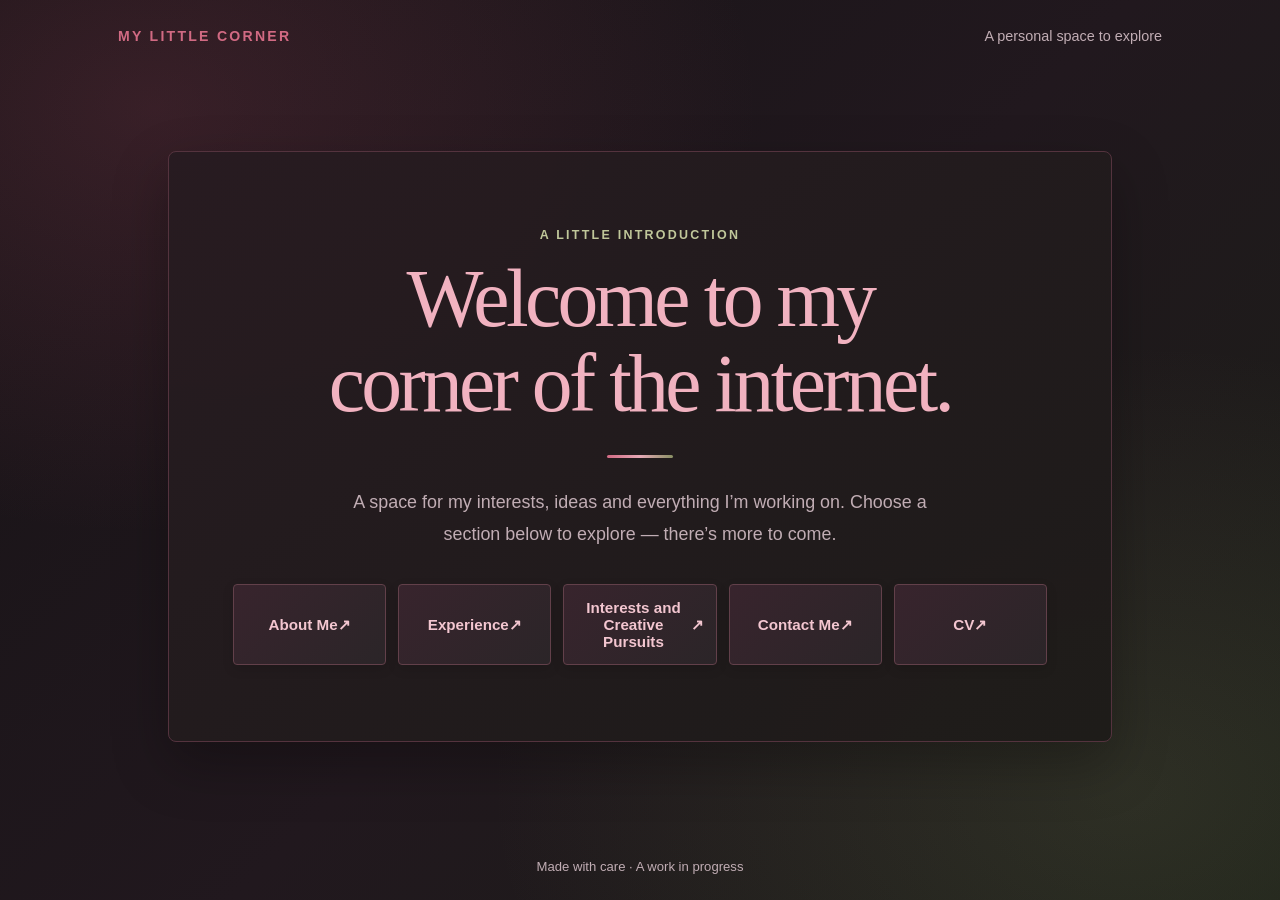
<file: index.html>
<!DOCTYPE html>
<!-- Declare this file as an HTML5 document. -->
<html lang="en">
<!-- Set the page language to English for browsers and assistive technology. -->
<head>
  <!-- Allow the page to display a wide range of characters correctly. -->
  <meta charset="UTF-8">
  <!-- Make the layout adapt to the width of mobile and desktop screens. -->
  <meta name="viewport" content="width=device-width, initial-scale=1.0">
  <!-- Provide a short description for browser previews and search engines. -->
  <meta name="description" content="Homepage for Joanna Martindale's personal website to share her projects, interests and achievements">
  <!-- Set the text shown in the browser tab. -->
  <title>Homepage | Joanna Martindale | STEAM Enthusiast and Gap Year Student</title>

  <!-- Keep all page styling inside this file, as requested. -->
    <!-- Shared external stylesheet for all pages. -->
  <link rel="stylesheet" href="styles.css">

  
<style>
    /* Centre the main content and let it fill the space between header and footer. */
    main {
      width: min(1000px, 100%); /* Prevent the content from becoming too wide. */
      margin: auto; /* Centre the main section horizontally and use available vertical space. */
      padding: 54px 28px 72px; /* Add breathing room around the main panel. */
      flex: 1; /* Allow the main section to grow and push the footer down. */
      display: grid; /* Use grid to position the hero panel. */
      place-items: center; /* Centre the hero panel horizontally and vertically. */
    }

    /* Create the main content panel with straighter edges and restrained depth. */
    .hero {
      width: 100%; /* Let the panel use the available main-section width. */
      padding: clamp(32px, 7vw, 76px) clamp(20px, 5vw, 64px); /* Scale panel padding to the screen size. */
      text-align: center; /* Centre the welcome text and navigation. */
      border: 1px solid var(--line); /* Outline the panel with a subtle burgundy border. */
      border-radius: 8px; /* Use a small radius for a sharper, less button-like look. */
      background: linear-gradient(145deg, rgba(39, 27, 33, .96), rgba(29, 27, 25, .96)); /* Give the panel a very subtle dark gradient. */
      box-shadow: 0 22px 55px rgba(0, 0, 0, .28); /* Add depth without a bright or heavy glow. */
    }

    /* Give the main heading an editorial serif style. */
    h1 {
      margin: 0; /* Remove default heading margins so spacing is controlled explicitly. */
      color: #f1b2c0; /* Use a soft rosy pink for the main heading. */
      font-family: Georgia, "Times New Roman", serif; /* Contrast the heading with the sans-serif body text. */
      font-size: clamp(2.7rem, 7vw, 5.1rem); /* Scale the heading across mobile and desktop. */
      font-weight: 500; /* Keep the heading elegant rather than overly heavy. */
      line-height: 1.05; /* Keep multi-line heading lines close together. */
      letter-spacing: -.045em; /* Slightly tighten the heading letters. */
    }

    /* Set a comfortable reading width and line spacing for the introduction. */
    .intro {
      max-width: 590px; /* Prevent paragraphs from stretching across the whole panel. */
      margin: 22px auto 0; /* Add space above and centre the paragraph. */
      color: var(--muted); /* Use muted text to keep the heading as the focal point. */
      font-size: clamp(1rem, 2vw, 1.12rem); /* Adjust text size slightly for different screens. */
      line-height: 1.8; /* Make the paragraph easy to read. */
    }

    /* Arrange the five navigation links in one row on wider screens. */
    .nav-grid {
      display: grid; /* Use CSS Grid for consistent navigation columns. */
      grid-template-columns: repeat(5, minmax(0, 1fr)); /* Create five equal-width columns. */
      gap: 12px; /* Add space between the links. */
      margin-top: 34px; /* Separate the links from the introduction. */
    }

    /* Make each navigation link feel like a flat, refined menu item rather than a pill button. */
    .nav-button {
      display: flex; /* Centre the label within each link. */
      min-height: 58px; /* Keep links large enough to click comfortably. */
      align-items: center; /* Centre link text vertically. */
      justify-content: center; /* Centre link text horizontally. */
      padding: 14px 12px; /* Add internal space around the label. */
      border: 1px solid #62404a; /* Outline each link with a muted burgundy border. */
      border-radius: 4px; /* Use nearly square corners for a sharper appearance. */
      background: linear-gradient(135deg, #38242d, #2b2528); /* Give the link a subtle dark burgundy gradient. */
      color: #f3c6d0; /* Use pale pink for link text. */
      font-size: .95rem; /* Keep link labels easy to read. */
      font-weight: 700; /* Make the link labels clear. */
      text-decoration: none; /* Remove the default underline. */
      box-shadow: 0 4px 12px rgba(0, 0, 0, .12); /* Add a very subtle shadow beneath each link. */
      transition: transform .2s ease, border-color .2s ease, background .2s ease; /* Animate hover changes smoothly. */
    }

    /* Give a navigation link a small lift and brighter outline when hovered. */
    .nav-button:hover {
      transform: translateY(-3px); /* Raise the link slightly on hover. */
      border-color: var(--rose); /* Highlight its border in rose. */
      background: linear-gradient(135deg, #4a2935, #343629); /* Shift the background toward burgundy and olive. */
    }

    /* Reflow the homepage layout for tablets and mobile phones. */
    @media (max-width: 720px) {
      main {
        padding: 34px 18px 48px; /* Reduce main spacing on narrow screens. */
      }

      .nav-grid {
        grid-template-columns: repeat(2, minmax(0, 1fr)); /* Display navigation links in two columns. */
      }

      .nav-button:last-child {
        grid-column: 1 / -1; /* Let the fifth link span both columns. */
      }
    }
</style>

</head>

  
  
<body class="page-home">
  <!-- The header contains the site name and a short supporting note. -->
  <header>
    <!-- Link the site name back to the homepage. -->
    <a class="brand" href="index.html">My Little Corner</a>
    <!-- Give visitors a little context without competing with the main heading. -->
    <span class="header-note">A personal space to explore</span>
  </header>

  <!-- Main contains the primary content of the page. -->
  <main>
    <!-- The hero section groups the welcome message and navigation together. -->
    <section class="hero" aria-labelledby="welcome-title">
      <!-- A small introductory label above the main heading. -->
      <p class="eyebrow">A little introduction</p>
      <!-- The main page heading; the line break splits it over two lines. -->
      <h1 id="welcome-title">Welcome to my<br>corner of the internet.</h1>
      <!-- A decorative gradient divider; hidden from screen readers because it is visual only. -->
      <div class="accent-line" aria-hidden="true"></div>
      <!-- Brief welcome text that can be replaced with your own introduction later. -->
      <p class="intro">
        A space for my interests, ideas and everything I’m working on.
        Choose a section below to explore — there’s more to come.
      </p>

      <!-- Navigation landmark that groups the five links to the future sections. -->
      <nav class="nav-grid" aria-label="Main navigation">
        <!-- Link to the 'About Me' page. -->
        <a class="nav-button" href="About Me.html">About Me <span aria-hidden="true">↗</span></a>
        <!-- Link to the 'Experience' page. -->
        <a class="nav-button" href="Experience.html"> Experience <span aria-hidden="true">↗</span></a>
        <!-- Link to the 'Interests and Creative Pursuits' page. -->
        <a class="nav-button" href="Interests and Creative Pursuits.html">Interests and Creative Pursuits <span aria-hidden="true">↗</span></a>
        <!-- Link to the Contact' page. -->
        <a class="nav-button" href="Contact.html">Contact Me <span aria-hidden="true">↗</span></a>
        <!-- Link to CV (opens in separate tab) -->
        <a class="nav-button" href="Joanna_Martindale_CV.pdf" target = "_blank" rel = "noopener noreferrer">CV<span aria-hidden="true">↗</span></a>
    
      <!--target="_blank" opens the cv in a separate tab and rel=...noreferrer adds a security and privac safeguard and href="CV..." points to file path of my CV--> 
      </nav>
    </section>
  </main>

  <!-- A simple footer at the bottom of the page. -->
  <footer>Made with care · A work in progress</footer>
</body>
</html>
</file>
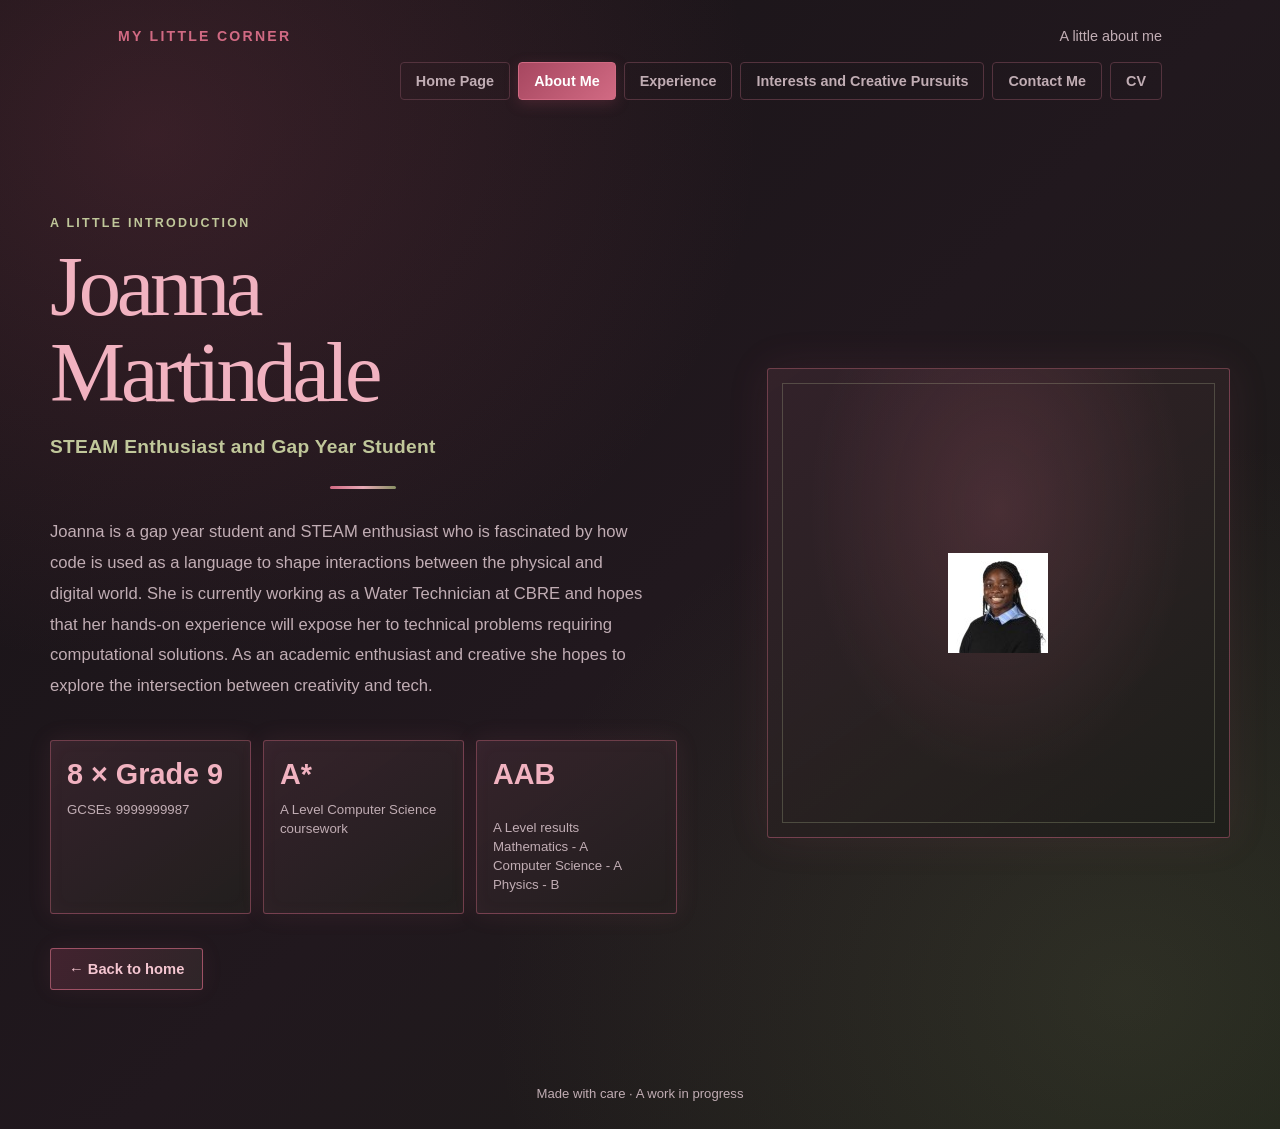
<file: About Me.html>
<!DOCTYPE html>
<!-- Tell the browser to use modern HTML5 rules. -->
<html lang="en">
<head>
  <!-- Use UTF-8 so punctuation and symbols display correctly. -->
  <meta charset="UTF-8">
  <!-- Keep the layout responsive on phones and tablets. -->
  <meta name="viewport" content="width=device-width, initial-scale=1.0">
  <!-- Summarise the page for browsers and search engines. -->
  <meta name="description" content="About Joanna Martindale, STEAM enthusiast and gap year student.">
  <!-- Set the title shown in the browser tab. -->
  <title>About Me | Joanna Martindale</title>

  <!-- All styling is kept inside this file, so no separate CSS file is needed. -->
    <!-- Shared external stylesheet for all pages. -->
  <link rel="stylesheet" href="styles.css">

  
<style>
    /* Centre the main layout and keep it inset from the screen edges. */
    main {
      width: min(1180px, calc(100% - 56px));
      margin: 0 auto;
      padding: clamp(38px, 7vw, 88px) 0 76px;
    }

    /* Arrange the introduction and image side by side on desktop. */
    .about-layout {
      display: grid;
      grid-template-columns: minmax(0, 1.15fr) minmax(280px, .85fr);
      align-items: center;
      gap: clamp(36px, 7vw, 90px);
    }

    /* Give the text column a gentle entrance animation. */
    .about-copy {
      animation: rise-in .8s ease both;
    }

    /* Make the name the visual focus of the page. */
    h1 {
      margin: 0;
      color: var(--pink);
      font-size: clamp(2.8rem, 6.6vw, 5.6rem);
      line-height: 1.02;
      letter-spacing: -.05em;
    }

    /* Style the subtitle underneath the name. */
    .subtitle {
      margin: 20px 0 0;
      color: var(--olive-light);
      font-size: clamp(1rem, 2vw, 1.2rem);
      font-weight: 650;
      letter-spacing: .015em;
    }

    /* Keep the biography readable and easy to replace in the HTML. */
    .bio {
      max-width: 600px;
      margin: 0;
      color: var(--muted);
      font-size: 1.04rem;
      line-height: 1.85;
    }

    /* Arrange the achievement cards in a flexible row. */
    .stats {
      display: grid;
      grid-template-columns: repeat(3, minmax(0, 1fr));
      gap: 12px;
      margin-top: 38px;
      max-width: 720px;
    }

    /* Style each achievement with a restrained glowing edge. */
    .stat {
      min-height: 112px;
      padding: 18px 16px;
      border: 1px solid rgba(209, 106, 131, .42);
      border-radius: 3px;
      background: linear-gradient(145deg, rgba(57, 37, 46, .86), rgba(34, 31, 30, .92));
      box-shadow: 0 0 24px rgba(209, 106, 131, .10), inset 0 0 18px rgba(209, 106, 131, .035);
      transition: transform .22s ease, border-color .22s ease, box-shadow .22s ease;
    }

    /* Slightly lift achievement cards when hovered or focused. */
    .stat:hover {
      transform: translateY(-4px);
      border-color: var(--rose);
      box-shadow: 0 0 28px rgba(209, 106, 131, .18);
    }

    /* Emphasise the achievement's main number or grade. */
    .stat-value {
      display: block;
      margin-bottom: 9px;
      color: var(--pink);
      font-size: clamp(1.3rem, 2.4vw, 1.8rem);
      font-weight: 800;
      line-height: 1.1;
    }

    /* Keep the supporting achievement text readable at small sizes. */
    .stat-label {
      color: var(--muted);
      font-size: .83rem;
      line-height: 1.45;
    }

    /* Reserve a space on the right for a future photo or illustration. */
    .image-frame {
      position: relative;
      min-height: 470px;
      display: grid;
      place-items: center;
      border: 1px solid rgba(209, 106, 131, .42);
      border-radius: 3px;
      background:
        radial-gradient(ellipse at 50% 30%, rgba(209, 106, 131, .18), transparent 58%),
        linear-gradient(145deg, rgba(54, 36, 44, .88), rgba(30, 31, 26, .94));
      box-shadow: 0 0 42px rgba(167, 71, 96, .12);
      animation: rise-in .9s .12s ease both;
    }

    /* Display the profile photograph without stretching it. */
    .profile-photo {
      display: block;
      width: auto;
      height: auto;
      max-width: 100%;
      max-height: 400px;
      object-fit: contain;
      position: relative;
      z-index: 1;
    }

    /* Add a thin inset border as a decorative frame detail. */
    .image-frame::before {
      content: "";
      position: absolute;
      inset: 14px;
      border: 1px solid rgba(192, 199, 154, .25);
      pointer-events: none;
    }

    /* Override shared return-link styling for this page's design. */
    .back-link {
      margin-top: 34px;
      padding: 12px 18px;
      border-color: rgba(209, 106, 131, .65);
      border-radius: 3px;
      background: linear-gradient(120deg, rgba(72, 37, 50, .88), rgba(48, 39, 42, .88));
      color: #f5c6d1;
      font-size: .92rem;
      box-shadow: 0 0 22px rgba(209, 106, 131, .08);
      transition: transform .2s ease, border-color .2s ease, box-shadow .2s ease;
    }

    /* Add a small hover effect to the homepage link. */
    .back-link:hover {
      transform: translateY(-2px);
      border-color: var(--olive-light);
      box-shadow: 0 0 24px rgba(209, 106, 131, .15);
    }

    /* Keep the footer aligned with the main content width. */
    footer {
      width: min(1180px, calc(100% - 56px));
      margin: 0 auto;
      padding: 20px 0 28px;
    }

    /* On medium and smaller screens, stack the image beneath the text. */
    @media (max-width: 820px) {
      .site-header,
      main,
      footer {
        width: min(100% - 36px, 680px);
      }

      .about-layout {
        grid-template-columns: 1fr;
        gap: 42px;
      }

      .image-frame {
        min-height: 360px;
      }

      .stats {
        max-width: none;
      }
    }

    /* On narrow phones, stack the achievement cards and tighten spacing. */
    @media (max-width: 520px) {
      .site-header {
        padding: 22px 0;
      }

      main {
        padding: 36px 0 54px;
      }

      .stats {
        grid-template-columns: 1fr;
      }

      .stat {
        min-height: auto;
      }

      .image-frame {
        min-height: 300px;
      }
    }

    /* Fade and rise into view when the page loads. */
    @keyframes rise-in {
      from {
        opacity: 0;
        transform: translateY(18px);
      }

      to {
        opacity: 1;
        transform: translateY(0);
      }
    }

    /* Respect visitors who prefer reduced motion. */
    @media (prefers-reduced-motion: reduce) {
      .about-copy,
      .image-frame {
        animation: none;
      }

      .stat,
      .back-link {
        transition: none;
      }
    }
</style>

  
</head>
<body class="page-about">
  <!-- Shared header: the brand links back to the homepage. -->
  <header class="site-header">
    <a class="brand" href="index.html">My Little Corner</a>
    <span class="header-note">A little about me</span>

    <nav class = "page-tabs" aria-label="Main nav">

       <!-- Navigation Tabs for movement between pages-->
      <a href = "index.html">Home Page</a>
      <a href = "About Me.html" class = "active" aria-current = "page">About Me</a>
      <a href = "Experience.html">Experience</a>
      <a href = "Interests and Creative Pursuits.html">Interests and Creative Pursuits</a>
      <a href = "Contact.html">Contact Me</a>
      <a href = "Joanna_Martindale_CV.pdf" target = "_blank" rel = "noopener noreferrer">CV</a>
      <!--target="_blank" opens the cv in a separate tab and rel=...noreferrer adds a security and privac safeguard and href="CV..." points to file path of my CV-->


    </nav>





  </header>

  <!-- Main About Me section. -->
  <main>
    <section class="about-layout" aria-labelledby="page-title">
      <!-- Left column: name, subtitle, biography and achievements. -->
      <div class="about-copy">
        <p class="eyebrow">A little introduction</p>
        <h1 id="page-title">Joanna<br>Martindale</h1>
        <p class="subtitle">STEAM Enthusiast and Gap Year Student</p>
        <div class="accent-line" aria-hidden="true"></div>

        <!-- Replace this Lorem ipsum paragraph with your own biography when ready. -->
        <p class="bio">
          Joanna is a gap year student and STEAM enthusiast who is fascinated by how code is used as a language to shape interactions between the physical and digital world. She is currently working as a Water Technician at CBRE and hopes that her hands-on experience will expose her to technical problems requiring computational solutions. As an academic enthusiast and creative she hopes to explore the intersection between creativity and tech. 
        </p>

        <!-- Achievement summary: change the text inside each stat as needed. -->
        <div class="stats" aria-label="Academic achievements">
          <article class="stat">
            <strong class="stat-value">8 × Grade 9</strong>
            <span class="stat-label">GCSEs</span>
            <span class="stat-label">9999999987</span>
          </article>
          <article class="stat">
            <strong class="stat-value">A*</strong>
            <span class="stat-label">A Level Computer Science coursework</span>
          </article>
          <article class="stat">
            <strong class="stat-value">AAB</strong>
            <br>
            <span class="stat-label">A Level results</span>
            <br>
            <span class="stat-label">Mathematics - A</span>
            <br>
            <span class="stat-label">Computer Science - A</span>
            <br>
            <span class="stat-label">Physics - B</span>
          
          </article>
        </div>

        <!-- Provide a simple way to return to the website homepage. -->
        <a class="back-link" href="index.html">← Back to home</a>
      </div>

      <!-- Right column: display your profile photograph. -->
      
      <aside class="image-frame" aria-label="Profile photograph">
          <img src="joanna.jpg" alt="Portrait of Joanna Martindale" class="profile-photo">
      </aside>
      
    </section>
       
  </main>

  <!-- Keep a quiet footer consistent with the rest of the site. -->
  <footer>Made with care · A work in progress</footer>

  <!-- Small JavaScript enhancement: smoothly scroll to a section when a matching anchor is used. -->
    <script>
    // ==========================================
    // EXISTING IN-PAGE SMOOTH SCROLLING
    // ==========================================

    // Find links that point to a section within this page.
    document.querySelectorAll('a[href^="#"]').forEach(function (link) {

      // Listen for clicks on each in-page link.
      link.addEventListener('click', function (event) {

        // Find the section named in the link's href attribute.
        const target = document.querySelector(link.getAttribute('href'));

        // Only change the default behaviour if that section exists.
        if (target) {
          event.preventDefault();

          // Move to the section smoothly rather than jumping instantly.
          target.scrollIntoView({
            behavior: 'smooth',
            block: 'start'
          });
        }
      });
    });


    // ==========================================
    // EXPERIENCE CARDS: FADE IN AND OUT ON SCROLL
    // ==========================================

    // Select all five clickable experience cards.
    const experienceCards = document.querySelectorAll('.experience-card');

    // Check whether the browser supports observing elements as they scroll.
    if ('IntersectionObserver' in window) {

      // Watch cards as they enter and leave the visible part of the page.
      const experienceObserver = new IntersectionObserver(function (entries) {

        // Process each card whose visibility has changed.
        entries.forEach(function (entry) {

          // Add the visible class when a card enters the viewport.
          if (entry.isIntersecting) {
            entry.target.classList.add('is-visible');
          } else {

            // Remove the class when the card leaves the viewport,
            // allowing it to fade out and fade in again on re-entry.
            entry.target.classList.remove('is-visible');
          }
        });

      }, {
        threshold: 0.12, // Trigger when roughly 12% of a card is visible.
        rootMargin: '0px 0px -35px 0px' // Start the effect slightly inside the viewport.
      });

      // Start observing every experience card.
      experienceCards.forEach(function (card) {
        experienceObserver.observe(card);
      });

    } else {

      // Fallback for older browsers: show every card without scroll effects.
      experienceCards.forEach(function (card) {
        card.classList.add('is-visible');
      });
    }


    // ==========================================
    // EXPERIENCE DESCRIPTION POP-UP
    // ==========================================

    // Find the reusable background overlay and description panel.
    const modalBackdrop = document.getElementById('experience-modal-backdrop');
    const modal = document.getElementById('experience-modal');

    // Find the title, description and close button inside the panel.
    const modalTitle = document.getElementById('experience-modal-title');
    const modalDescription = document.getElementById('experience-modal-description');
    const modalCloseButton = document.getElementById('experience-modal-close');

    // Remember which card opened the panel so keyboard focus can return to it.
    let previouslyFocusedCard = null;

    // Open the description panel for the selected experience.
    function openExperience(card) {

      // Remember the clicked card for when the panel closes.
      previouslyFocusedCard = card;

      // Read the title and description directly from the clicked card.
      modalTitle.textContent = card.dataset.title;
      modalDescription.textContent = card.dataset.description;

      // Reveal the dimmed and blurred background overlay.
      modalBackdrop.classList.add('is-open');

      // Tell assistive technology that the overlay is now visible.
      modalBackdrop.setAttribute('aria-hidden', 'false');

      // Prevent the page behind the panel from scrolling.
      document.body.classList.add('experience-modal-open');

      // Move keyboard focus to the close button for accessibility.
      modalCloseButton.focus();
    }

    // Close the panel and return the visitor to the experience stack.
    function closeExperience() {

      // Do nothing if the panel is already closed.
      if (!modalBackdrop.classList.contains('is-open')) {
        return;
      }

      // Hide the overlay and start its fade-out transition.
      modalBackdrop.classList.remove('is-open');

      // Mark the hidden overlay as unavailable to assistive technology.
      modalBackdrop.setAttribute('aria-hidden', 'true');

      // Restore scrolling on the page.
      document.body.classList.remove('experience-modal-open');

      // Return keyboard focus to the card that opened the panel.
      if (previouslyFocusedCard) {
        previouslyFocusedCard.focus();
      }
    }

    // Open the matching description whenever an experience card is clicked.
    experienceCards.forEach(function (card) {
      card.addEventListener('click', function () {
        openExperience(card);
      });
    });

    // Close the panel when the visitor clicks the X button.
    modalCloseButton.addEventListener('click', closeExperience);

    // Also close the panel when the visitor clicks the dimmed area outside it.
    modalBackdrop.addEventListener('click', function (event) {

      // Only close when the backdrop itself was clicked, not the panel.
      if (event.target === modalBackdrop) {
        closeExperience();
      }
    });

    // Allow Escape to close the description panel.
    document.addEventListener('keydown', function (event) {

      // Only respond to Escape while the panel is open.
      if (
        event.key === 'Escape' &&
        modalBackdrop.classList.contains('is-open')
      ) {
        closeExperience();
      }
    });
  </script>
</body>
</html>
</file>
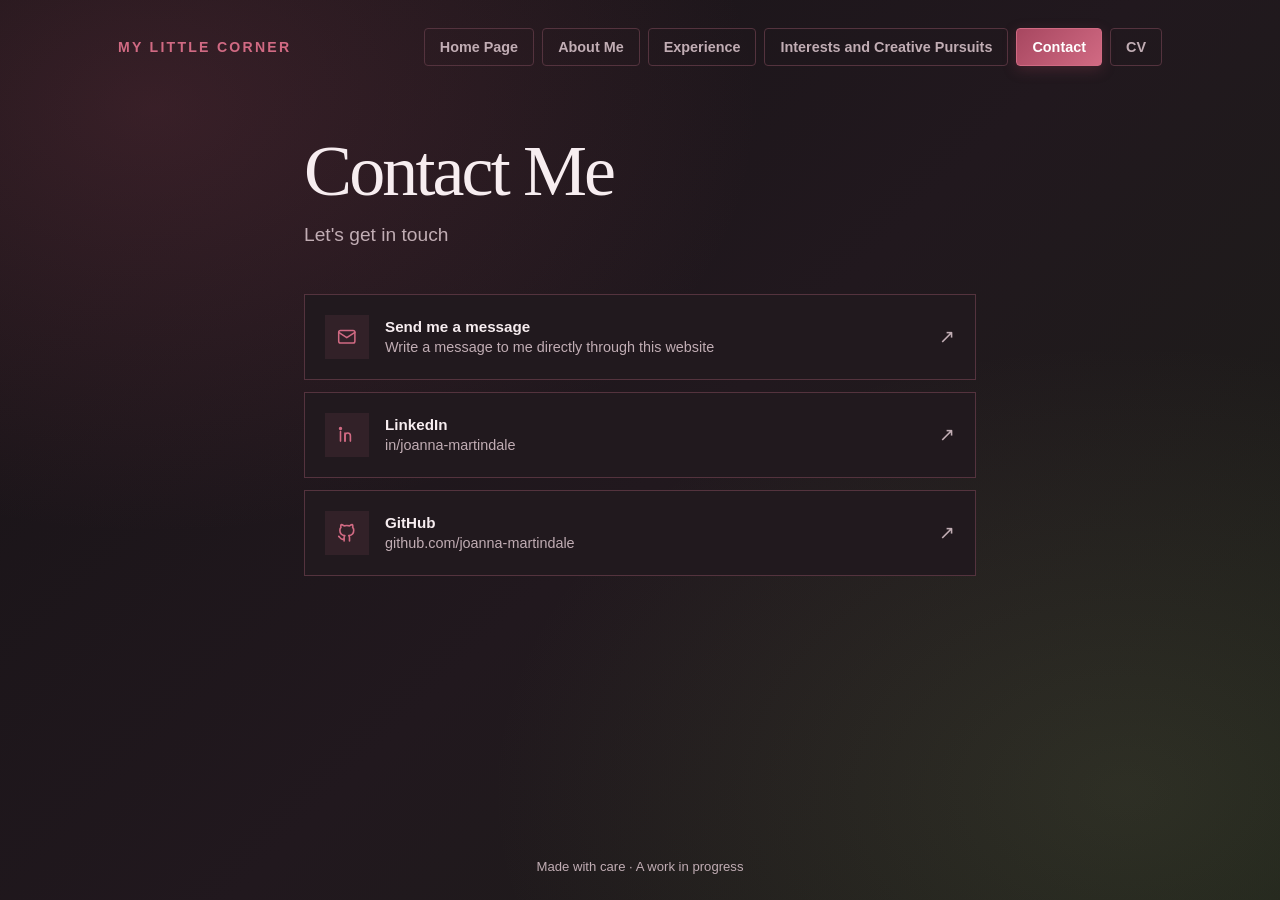
<file: Contact.html>
<!DOCTYPE html>
<!-- Declare this file as an HTML5 document. -->
<html lang="en">
<!-- Set the page language to English. -->
<head>
  <!-- Support standard text characters. -->
  <meta charset="UTF-8">
  <!-- Make the page responsive on mobile screens. -->
  <meta name="viewport" content="width=device-width, initial-scale=1.0">
  <!-- Describe this page briefly. -->
  <meta name="description" content="Joanna Martindale shares her contact details for social networking and enquiries.">
  <!-- Set the browser tab title for this section. -->
  <title>Contact Me | Joanna Martindale</title>
   <!-- Contact page and shared styling -->
  
    <style>
        
/* ==========================================
   CONTACT PAGE LAYOUT
========================================== */

/* Control the width and spacing of the contact page. */
main.contact-page {
    display: block;
    width: 100%;
    max-width: 90rem;
    margin-inline: auto;
    padding: clamp(1rem, 3vw, 2.5rem);
    flex: 1 0 auto;
    box-sizing: border-box;
}

/* Centre the contact content and limit its width. */
.contact-section {
    width: min(100%, 42rem);
    margin: 0 auto;
    margin-top: 0;
}

/* Style the main Contact Me heading. */
.contact-section h1 {
    margin: 0;
    color: var(--ink, #f8edf0);
    font-size: clamp(2.5rem, 6vw, 4.5rem);
    line-height: 1.1;
    letter-spacing: -0.04em;
}

/* Style the subtitle beneath the heading. */
.contact-subtitle {
    margin: 0.75rem 0 clamp(2rem, 5vw, 3rem);
    color: var(--muted, #c5afb7);
    font-size: clamp(1rem, 2vw, 1.2rem);
}

/* Stack the contact links vertically. */
.contact-links {
    display: flex;
    flex-direction: column;
    gap: 0.75rem;
}

/* Style the contact cards and message button. */
.contact-link {
    display: flex;
    align-items: center;
    gap: 1rem;
    min-width: 0;
    padding: clamp(0.9rem, 2.5vw, 1.25rem);
    color: var(--ink, #f8edf0);
    text-decoration: none;
    border: 1px solid var(--line, rgba(255,255,255,0.12));
    background: var(--panel, rgba(255,255,255,0.025));
    transition:
        border-color 0.2s ease,
        background 0.2s ease,
        transform 0.2s ease;
    font: inherit;
    text-align: left;
    cursor: pointer;
    appearance: none;
}

/* Add a subtle rose highlight on hover. */
.contact-link:hover {
    border-color: var(--rose, #c46a83);
    background: rgba(196, 106, 131, 0.08);
    transform: translateY(-2px);
}
/* Make contact cards visibly focused for keyboard users. */
.contact-link:focus-visible {
    outline: 2px solid var(--rose, #c46a83);
    outline-offset: 3px;
}
/* ==========================================
   CONTACT ICONS
========================================== */

/* Create a consistent background for each icon. */
.contact-icon {
    display: grid;
    place-items: center;
    flex-shrink: 0;
    width: 2.75rem;
    aspect-ratio: 1;
    color: var(--rose, #c46a83);
    background: rgba(196, 106, 131, 0.1);
}

/* Size and style the SVG icons. */
.contact-icon svg {
    width: 1.35rem;
    height: 1.35rem;
    fill: none;
    stroke: currentColor;
    stroke-width: 1.7;
    stroke-linecap: round;
    stroke-linejoin: round;
}

/* Refine the LinkedIn and GitHub icon outlines. */
.linkedin-icon svg,
.github-icon svg {
    stroke-width: 1.8;
}

/* Arrange the contact label and details. */
.contact-details {
    display: flex;
    flex-direction: column;
    gap: 0.25rem;
    min-width: 0;
    flex: 1;
}

/* Style labels such as LinkedIn and GitHub. */
.contact-label {
    font-size: 0.95rem;
    font-weight: 600;
}

/* Style the secondary contact information. */
.contact-value {
    color: var(--muted, #c5afb7);
    font-size: clamp(0.78rem, 2vw, 0.9rem);
    overflow-wrap: anywhere;
}

/* Style the arrow at the right of each card. */
.contact-arrow {
    color: var(--muted, #c5afb7);
    font-size: 1.2rem;
    transition:
        color 0.2s ease,
        transform 0.2s ease;
}

/* Animate the arrow when a card is hovered. */
.contact-link:hover .contact-arrow {
    color: var(--rose, #c46a83);
    transform: translate(2px, -2px);
}

/* ==========================================
   FLOATING MESSAGE FORM OVERLAY
========================================== */

/* Cover the page with a dark overlay when the
   message form is open. */
.message-overlay {
    position: fixed;
    inset: 0;
    z-index: 1000;
    display: grid;
    place-items: center;
    padding: 1rem;
    overflow-y: auto;
    background: rgba(10, 7, 9, 0.78);
    backdrop-filter: blur(6px);
}

/* Keep the overlay hidden until opened. */
.message-overlay[hidden] {
    display: none;
}


/* Style the floating contact form panel. */
.message-panel {
    box-sizing: border-box;
    width: 100%;
    max-width: 34rem;

    max-height: calc(100vh - 2rem);
    max-height: calc(100dvh - 2rem);

    overflow-y: auto;
    overflow-x: hidden;
    overscroll-behavior: contain;

    padding: clamp(1rem, 4vw, 2rem);

    color: var(--ink);
    background: linear-gradient(145deg, #2b1d25, #21191e);
    border: 1px solid var(--line);
    border-radius: 10px;
    box-shadow: 0 24px 70px rgba(0, 0, 0, 0.45);
}


/* Align the form heading and close button. */
.message-form-header {
    display: flex;
    align-items: flex-start;
    justify-content: space-between;
    gap: 1rem;
    margin-bottom: 1.5rem;
}

/* Style the small uppercase form heading. */
.message-form-eyebrow {
    margin: 0 0 0.5rem;
    color: var(--olive-dark);
    font-size: 0.75rem;
    font-weight: 700;
    letter-spacing: 0.16em;
}

/* Style the message form title. */
.message-form-header h2 {
    margin: 0;
    color: #f1b2c0;
    font-family: Georgia, "Times New Roman", serif;
    font-size: clamp(1.7rem, 5vw, 2.3rem);
    font-weight: 500;
}

/* Style the introductory text in the form. */
.message-form-intro {
    margin: 0.5rem 0 0;
    color: var(--muted);
}

/* Style the close button. */
.message-close {
    flex-shrink: 0;
    width: 2.5rem;
    height: 2.5rem;
    color: var(--ink);
    background: transparent;
    border: 1px solid var(--line);
    border-radius: 4px;
    font-size: 1.7rem;
    line-height: 1;
    cursor: pointer;
}

/* Highlight the close button on hover. */
.message-close:hover {
    color: var(--rose);
    border-color: var(--rose);
}

/* Arrange the form fields vertically. */
#contactMessageForm {
    display: flex;
    flex-direction: column;
    gap: 0.65rem;
}

/* Style the form labels. */
#contactMessageForm label {
    margin-top: 0.45rem;
    color: var(--ink);
    font-size: 0.9rem;
    font-weight: 600;
}

/* Style the input fields and message box. */
#contactMessageForm input,
#contactMessageForm textarea {
    width: 100%;
    padding: 0.85rem 1rem;
    color: var(--ink);
    background: rgba(0, 0, 0, 0.2);
    border: 1px solid var(--line);
    border-radius: 4px;
    font: inherit;
}

/* Allow the message box to be resized vertically. */
#contactMessageForm textarea {
    resize: vertical;
    min-height: 8rem;
}

/* Highlight a field when selected. */
#contactMessageForm input:focus,
#contactMessageForm textarea:focus {
    outline: 2px solid var(--rose);
    outline-offset: 2px;
    border-color: var(--rose);
}

/* Style placeholder text. */
#contactMessageForm input::placeholder,
#contactMessageForm textarea::placeholder {
    color: #aa929b;
}

/* Style the send button. */
.message-send-button {
    margin-top: 0.75rem;
    padding: 0.95rem 1rem;
    color: #ffffff;
    background: linear-gradient(
        135deg,
        var(--burgundy),
        var(--rose)
    );
    border: 1px solid var(--rose);
    border-radius: 4px;
    font: inherit;
    font-weight: 700;
    cursor: pointer;
    transition:
        filter 0.2s ease,
        transform 0.2s ease;
}

/* Add a subtle hover effect to the send button. */
.message-send-button:hover {
    filter: brightness(1.12);
    transform: translateY(-1px);
}

/* Make keyboard focus visible. */
.message-close:focus-visible,
.message-send-button:focus-visible {
    outline: 2px solid var(--olive-dark);
    outline-offset: 3px;
}

/* ==========================================
   RESPONSIVE CONTACT PAGE
========================================== */

/* Adjust the contact cards and form on small screens. */
@media (max-width: 30rem) {
    .contact-link {
        gap: 0.75rem;
    }

    .contact-icon {
        width: 2.4rem;
    }

    .message-panel {
        padding: 1.15rem;
    }
}

/* Respect visitors' reduced-motion preferences. */
@media (prefers-reduced-motion: reduce) {
    .contact-link,
    .contact-arrow {
        transition: none;
    }

    .contact-link:hover,
    .contact-link:hover .contact-arrow {
        transform: none;
    }

    .message-close,
    .message-send-button {
        transition: none;
    }
}


/* Explain which fields are required. */
.required-note {
    margin: 0 0 0.5rem;
    color: var(--muted);
    font-size: 0.85rem;
}

.required-indicator {
    color: #f1b2c0;
    font-weight: 700;
}

/* Clearly identify invalid fields. */
#contactMessageForm input[aria-invalid="true"],
#contactMessageForm textarea[aria-invalid="true"] {
    border-color: #ff8b8b;
    outline: 1px solid #ff8b8b;
}

/* Display a warning directly beneath an invalid field. */
#contactMessageForm .field-error {
    margin: -0.35rem 0 0.25rem;
    color: #ffaaaa;
    font-size: 0.85rem;
    line-height: 1.45;
}

/* Hide empty error messages to avoid unnecessary spacing. */
#contactMessageForm .field-error:empty {
    display: none;
}

/* Style submission success and failure messages. */
#contactMessageForm .form-status {
    margin: 0.5rem 0;
    padding: 0;
    font-size: 0.9rem;
    line-height: 1.6;
}

#contactMessageForm .form-status:empty {
    display: none;
}

#contactMessageForm .form-status.success {
    color: #bce8c8;
}

#contactMessageForm .form-status.error {
    color: #ffaaaa;
}

/* Indicate that submission is in progress. */
.message-send-button:disabled {
    opacity: 0.65;
    cursor: wait;
    transform: none;
}

    </style>
  
    <!-- Shared external stylesheet for all pages. -->
  <link rel="stylesheet" href="styles.css">

  
</head>
<body class="page-contact">
  <!-- Repeat the shared header so every page feels part of the same website. -->
  <header>
    <!-- This link returns visitors to the homepage. -->
    <a class="brand" href="index.html">My Little Corner</a>
    <!-- Identify the current tab being viewed. -->
    
  
    <nav class="page-tabs" aria-label="Main nav">

       <!-- Navigation Tabs for movement between pages-->
      <a href = "index.html">Home Page</a>
      <a href = "About Me.html">About Me</a>
      <a href = "Experience.html">Experience</a>
      <a href = "Interests and Creative Pursuits.html">Interests and Creative Pursuits</a>
      <a href = "Contact.html" class = "active" aria-current = "page">Contact</a>
      <!--Creates contact tab in nav bar and marks it as the page currently being visited-->
      <a href = "Joanna_Martindale_CV.pdf" target = "_blank" rel = "noopener noreferrer">CV</a>
      <!--target="_blank" opens the cv in a separate tab and rel=...noreferrer adds a security and privac safeguard and href="CV..." points to file path of my CV-->


    </nav>

  </header>

  <!-- Main content area for this section. -->
  <!--main-->

    
<main class="contact-page">
    <section class="contact-section">
        <h1>Contact Me</h1>
        <p class="contact-subtitle">Let's get in touch</p>

        <div class="contact-links">
          
            
<!-- Email card: clicking it opens the message form on this website. -->

<!-- Email card: clicking it opens the message form on this website. -->
<button type="button"
        class="contact-link email-contact-button"
        id="openMessageForm"
        aria-haspopup="dialog"
        aria-controls="messageOverlay">

    <span class="contact-icon" aria-hidden="true">
        <svg viewBox="0 0 24 24">
            <rect x="3" y="5" width="18" height="14" rx="2"/>
            <path d="m3 7 9 6 9-6"/>
        </svg>
    </span>

    <span class="contact-details">
        <span class="contact-label">Send me a message</span>
        <span class="contact-value">
            Write a message to me directly through this website
        </span>
    </span>

    <span class="contact-arrow" aria-hidden="true">↗</span>
</button>

        

            <a href="https://www.linkedin.com/in/joanna-martindale"
               class="contact-link"
               target="_blank"
               rel="noopener noreferrer">
                <span class="contact-icon linkedin-icon"
                      aria-hidden="true">
                    <svg viewBox="0 0 24 24">
                        <path d="M5 8.5V19"/>
                        <circle cx="5" cy="5" r="1"/>
                        <path d="M10 19v-6a3 3 0 0 1 6 0v6"/>
                        <path d="M10 10v9"/>
                    </svg>
                </span>
                <span class="contact-details">
                    <span class="contact-label">LinkedIn</span>
                    <span class="contact-value">
                        in/joanna-martindale
                    </span>
                </span>
                <span class="contact-arrow" aria-hidden="true">↗</span>
            </a>

            <a href="https://github.com/joanna-martindale"
               class="contact-link"
               target="_blank"
               rel="noopener noreferrer">
                <span class="contact-icon github-icon"
                      aria-hidden="true">
                    <svg viewBox="0 0 24 24">
                        <path d="M9 19c-4.3 1.4-4.3-2.5-6-3"/>
                        <path d="M15 21v-3.5a3 3 0 0 0-.8-2.3
                                 c2.7-.3 5.5-1.3 5.5-6
                                 A4.7 4.7 0 0 0 18.5 6
                                 4.3 4.3 0 0 0 18.4 3
                                 S17.4 2.7 15 4.3
                                 a12.5 12.5 0 0 0-6 0
                                 C6.6 2.7 5.6 3 5.6 3
                                 A4.3 4.3 0 0 0 5.5 6
                                 4.7 4.7 0 0 0 4.3 9.2
                                 c0 4.7 2.8 5.7 5.5 6
                                 A3 3 0 0 0 9 17.5V21"/>
                    </svg>
                </span>
                <span class="contact-details">
                    <span class="contact-label">GitHub</span>
                    <span class="contact-value">
                        github.com/joanna-martindale
                    </span>
                </span>
                <span class="contact-arrow" aria-hidden="true">↗</span>
            </a>
        </div>
    </section>
</main>

    
<!-- Floating message form: hidden until the visitor clicks the message button. -->
<div class="message-overlay"
     id="messageOverlay"
     role="dialog"
     aria-modal="true"
     aria-labelledby="messageFormTitle"
     hidden>

    <!-- The visible panel containing the message form. -->
    <section class="message-panel">

        <!-- Form heading and close button. -->
        <div class="message-form-header">
            <div>
                <p class="message-form-eyebrow">GET IN TOUCH</p>
                <h2 id="messageFormTitle">Send me a message</h2>
                <p class="message-form-intro">
                    I'd love to hear from you.
                </p>
            </div>

            <!-- Close the floating form. -->
            <button type="button"
                    class="message-close"
                    id="closeMessageForm"
                    aria-label="Close message form">
                &times;
            </button>
        </div>

        <!-- Send submitted messages to your Formspree endpoint. -->

<!-- Submit messages to Formspree. -->
<form id="contactMessageForm"
      action="https://formspree.io/f/moejgoab"
      method="POST"
      novalidate>

    <p class="required-note">
        Fields marked with <span aria-hidden="true">*</span> are required.
    </p>

    <!-- Visitor's name. -->
    <label for="senderName">
        Your name <span class="required-indicator" aria-hidden="true">*</span>
    </label>
    <input type="text"
           id="senderName"
           name="name"
           autocomplete="name"
           placeholder="Enter your name"
           minlength="2"
           maxlength="100"
           required
           aria-describedby="senderNameError"
           aria-invalid="false">
    <p class="field-error" id="senderNameError" aria-live="polite"></p>

    <!-- Visitor's email address. -->
    <label for="senderEmail">
        Your email address
        <span class="required-indicator" aria-hidden="true">*</span>
    </label>
    <input type="email"
           id="senderEmail"
           name="email"
           autocomplete="email"
           placeholder="you@example.com"
           maxlength="254"
           required
           aria-describedby="senderEmailError"
           aria-invalid="false">
    <p class="field-error" id="senderEmailError" aria-live="polite"></p>

    <!-- Optional subject. -->
    <label for="messageSubject">Subject (optional)</label>
    <input type="text"
           id="messageSubject"
           name="subject"
           placeholder="What would you like to discuss?"
           maxlength="150"
           aria-describedby="messageSubjectError"
           aria-invalid="false">
    <p class="field-error" id="messageSubjectError" aria-live="polite"></p>

    <!-- Visitor's message. -->
    <label for="senderMessage">
        Your message <span class="required-indicator" aria-hidden="true">*</span>
    </label>
    <textarea id="senderMessage"
              name="message"
              rows="5"
              minlength="10"
              maxlength="5000"
              placeholder="Write your message here..."
              required
              aria-describedby="senderMessageError"
              aria-invalid="false"></textarea>
    <p class="field-error" id="senderMessageError" aria-live="polite"></p>

    <!-- General submission feedback. -->
    <p id="messageFormStatus"
       class="form-status"
       role="status"
       aria-live="polite"
       tabindex="-1"></p>

    <!-- Submit button. -->
    <button type="submit" class="message-send-button">
        Send message
    </button>

</form>

    </section>
</div>

    

  <!-- Keep the same footer on every page. -->
  <footer>Made with care · A work in progress</footer>

  

  <script src="contact.js" defer></script>

</body>
</html>
</file>
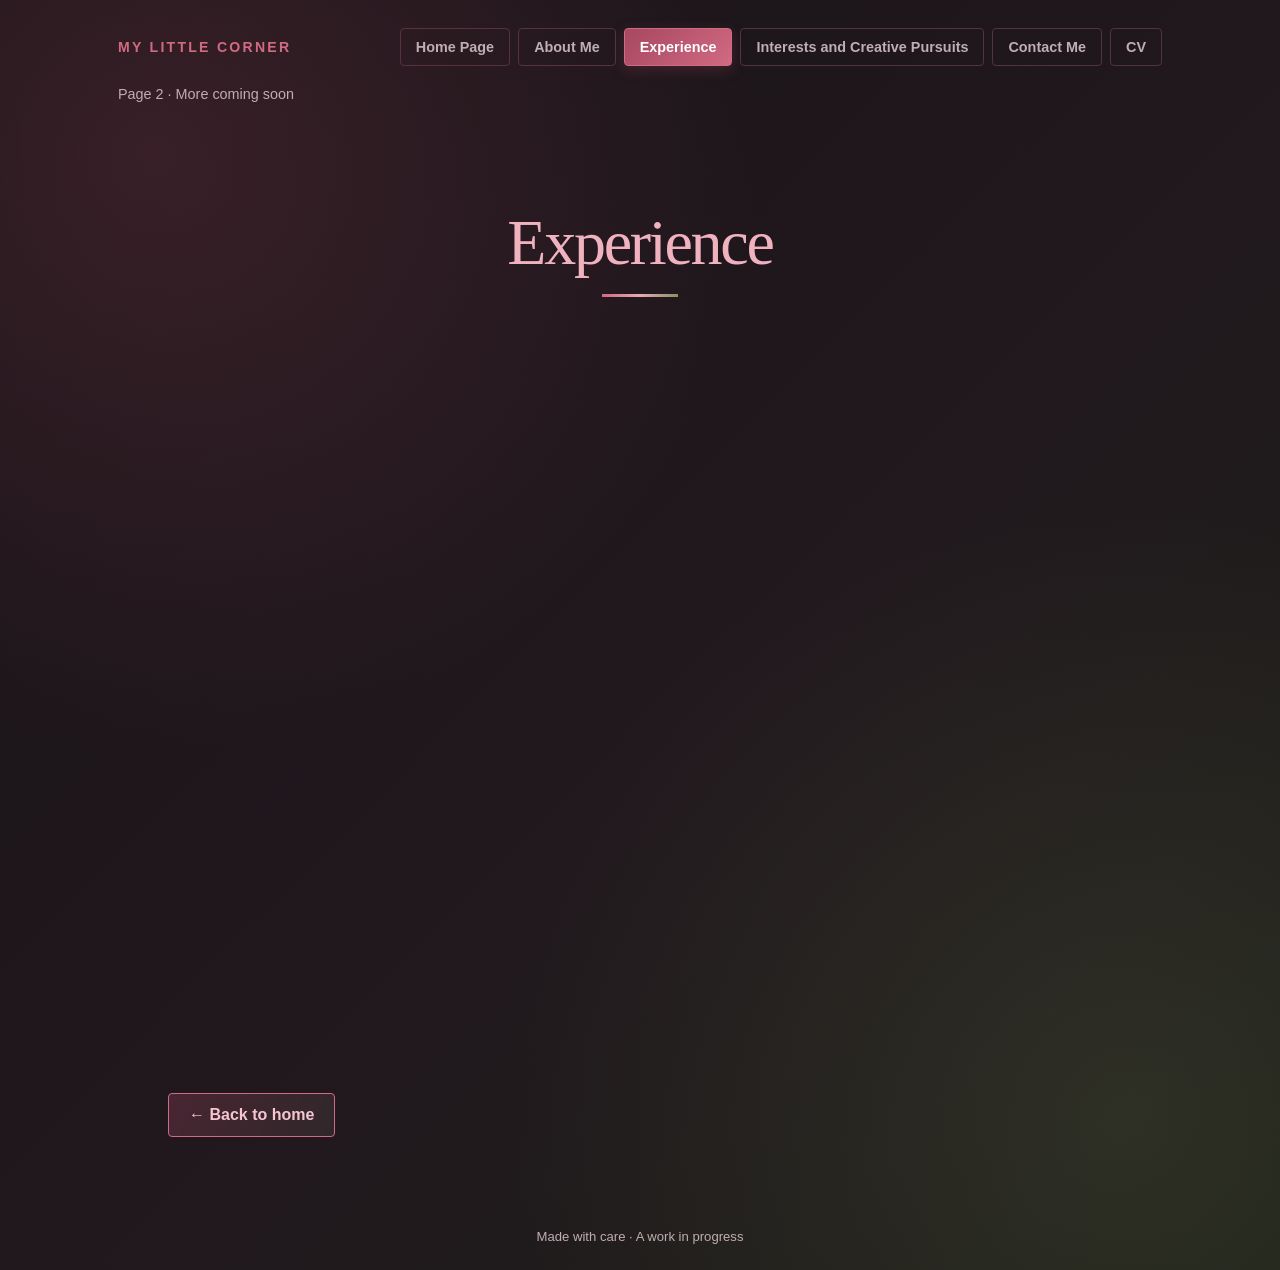
<file: Experience.html>
<!DOCTYPE html>
<!-- Declare this file as an HTML5 document. -->
<html lang="en">
<!-- Set the page language to English. -->
<head>
  <!-- Support standard text characters. -->
  <meta charset="UTF-8">
  <!-- Make the page responsive on mobile screens. -->
  <meta name="viewport" content="width=device-width, initial-scale=1.0">
  <!-- Describe this page briefly. -->
  <meta name="description" content="Learn about Joanna Martindale's experience.">
  <!-- Set the browser tab title for this section. -->
  <title>Experience | Joanna Martindale</title>

  <!-- Use the same internal CSS as the homepage to keep the design consistent. -->
    <!-- Shared external stylesheet for all pages. -->
  <link rel="stylesheet" href="styles.css">

  
<style>
    /* Preserve the homepage background and vertical page layout. */
    body {
      background:
        radial-gradient(ellipse at 12% 12%, rgba(167, 71, 96, .22), transparent 38%),
        radial-gradient(ellipse at 88% 88%, rgba(137, 144, 100, .16), transparent 40%),
        linear-gradient(135deg, #171316 0%, #21181e 52%, #1b1e17 100%);
      display: flex;
      flex-direction: column;
    }

    /* Keep the homepage header spacing and responsive padding. */
    header {
      gap: 20px;
    }

    /* Centre the main content and let it fill the space above the footer. */
    main {
      width: min(1000px, 100%);
      margin: auto;
      padding: 54px 28px 72px;
      flex: 1;
      display: block;
    }

    /* Create the main welcome panel. */
    .hero {
      width: 100%;
      padding: clamp(32px, 7vw, 76px) clamp(20px, 5vw, 64px);
      text-align: center;
      border: 1px solid var(--line);
      border-radius: 8px;
      background: linear-gradient(145deg, rgba(39, 27, 33, .96), rgba(29, 27, 25, .96));
      box-shadow: 0 22px 55px rgba(0, 0, 0, .28);
    }

    /* Style the small uppercase label above the heading. */
    .eyebrow {
      margin: 0 0 18px;
      color: var(--olive-dark);
      font-size: .78rem;
      font-weight: 800;
      letter-spacing: .2em;
      text-transform: uppercase;
    }

    /* Give the main heading its editorial serif style. */
    h1 {
      margin: 0;
      color: #f1b2c0;
      font-family: Georgia, "Times New Roman", serif;
      font-size: clamp(2.7rem, 7vw, 5.1rem);
      font-weight: 500;
      line-height: 1.05;
      letter-spacing: -.045em;
    }

    /* Keep the introduction readable and centred. */
    .intro {
      max-width: 590px;
      margin: 22px auto 0;
      color: var(--muted);
      font-size: clamp(1rem, 2vw, 1.12rem);
      line-height: 1.8;
    }

    /* Add the gradient divider below the introduction. */
    .accent-line {
      width: 66px;
      height: 3px;
      margin: 28px auto;
      border-radius: 2px;
      background: linear-gradient(90deg, var(--rose), #e6a9b6, var(--olive));
    }

    /* Arrange the five homepage navigation links in a grid. */
    .nav-grid {
      display: grid;
      grid-template-columns: repeat(5, minmax(0, 1fr));
      gap: 12px;
      margin-top: 34px;
    }

    /* Style the homepage navigation links. */
    .nav-button {
      display: flex;
      min-height: 58px;
      align-items: center;
      justify-content: center;
      padding: 14px 12px;
      border: 1px solid #62404a;
      border-radius: 4px;
      background: linear-gradient(135deg, #38242d, #2b2528);
      color: #f3c6d0;
      font-size: .95rem;
      font-weight: 700;
      text-decoration: none;
      box-shadow: 0 4px 12px rgba(0, 0, 0, .12);
      transition: transform .2s ease, border-color .2s ease, background .2s ease;
    }

    /* Lift and brighten a homepage navigation link on hover. */
    .nav-button:hover {
      transform: translateY(-3px);
      border-color: var(--rose);
      background: linear-gradient(135deg, #4a2935, #343629);
    }

    /* Keep keyboard focus visible on homepage navigation links. */
    .nav-button:focus-visible {
      outline: 2px solid var(--olive-dark);
      outline-offset: 3px;
    }

    /* ==========================================
       EXPERIENCE SECTION — STACKED OBLONG CARDS
       ========================================== */

    /* Set the spacing around the Experience section. */
    .experience-section {
      margin-top: clamp(0.25rem, 1vw, 0.75rem);
      padding: 10px 0 70px;
      scroll-margin-top: 30px;
    }

    /* Centre the Experience heading. */
    .experience-heading {
      margin: 0 0 14px;
      color: var(--pink);
      font-family: Georgia, "Times New Roman", serif;
      font-size: clamp(2.4rem, 5vw, 4rem);
      font-weight: 500;
      letter-spacing: -.035em;
      text-align: center;
    }

    /* Add a gradient accent below the Experience heading. */
    .experience-heading-line {
      width: 76px;
      height: 3px;
      margin: 0 auto 42px;
      background: linear-gradient(90deg, var(--rose), #e6a9b6, var(--olive));
    }

    /* Centre the stack of Experience cards. */
    .experience-list {
      display: flex;
      flex-direction: column;
      gap: 20px;
      width: min(820px, 100%);
      margin: 0 auto;
    }

    /* Style each Experience item as a horizontal oblong card. */
    .experience-card {
      display: flex;
      align-items: center;
      justify-content: space-between;
      gap: 20px;
      width: 100%;
      min-height: 92px;
      padding: 22px 30px;
      border: 1px solid rgba(209, 106, 131, .45);
      border-radius: 999px;
      background: linear-gradient(110deg, rgba(72, 37, 50, .94), rgba(37, 34, 33, .96));
      color: var(--ink);
      text-align: left;
      cursor: pointer;
      box-shadow:
        0 0 24px rgba(209, 106, 131, .08),
        inset 0 0 18px rgba(209, 106, 131, .025);
      transition:
        opacity .45s ease,
        transform .45s ease,
        border-color .25s ease,
        box-shadow .25s ease,
        background .25s ease;
    }

    /* Brighten and lift cards on hover. */
    .experience-card:hover {
      transform: translateY(-3px);
      border-color: var(--pink);
      background: linear-gradient(110deg, rgba(91, 43, 60, .98), rgba(43, 42, 34, .98));
      box-shadow:
        0 0 30px rgba(209, 106, 131, .18),
        0 0 14px rgba(137, 144, 100, .08);
    }

    /* Make keyboard focus visible on Experience cards. */
    .experience-card:focus-visible {
      outline: 2px solid var(--olive-light);
      outline-offset: 5px;
    }

    /* Group the Experience title and its supporting label. */
    .experience-card-copy {
      display: flex;
      flex-direction: column;
      gap: 7px;
    }

    /* Style each Experience title. */
    .experience-title {
      color: var(--pink);
      font-size: clamp(1rem, 2vw, 1.2rem);
      font-weight: 750;
      line-height: 1.3;
    }

    /* Style the invitation to open a card. */
    .experience-hint {
      color: var(--olive-light);
      font-size: .82rem;
      letter-spacing: .025em;
    }

    /* Style the arrow on each card. */
    .experience-arrow {
      flex: 0 0 auto;
      color: var(--olive-light);
      font-size: 1.5rem;
      transition: transform .25s ease, color .25s ease;
    }

    /* Move the arrow slightly on hover. */
    .experience-card:hover .experience-arrow {
      color: var(--pink);
      transform: translateX(4px);
    }

    /* Initially hide cards that use the scroll-reveal effect. */
    .experience-card.reveal-on-scroll {
      opacity: 0;
      transform: translateY(28px);
    }

    /* Reveal cards when JavaScript marks them as visible. */
    .experience-card.reveal-on-scroll.is-visible {
      opacity: 1;
      transform: translateY(0);
    }

    /* Hide cards again when they leave the viewport. */
    .experience-card.reveal-on-scroll:not(.is-visible) {
      opacity: 0;
      transform: translateY(18px);
    }

    /* ==========================================
       EXPERIENCE DESCRIPTION POP-UP
       ========================================== */

    /* Cover the page with an overlay when a card opens. */
    .experience-modal-backdrop {
      position: fixed;
      z-index: 1000;
      inset: 0;
      display: grid;
      place-items: center;
      padding: 24px;
      background: rgba(10, 8, 10, .76);
      -webkit-backdrop-filter: blur(9px);
      backdrop-filter: blur(9px);
      opacity: 0;
      visibility: hidden;
      pointer-events: none;
      transition: opacity .3s ease, visibility .3s ease;
    }

    /* Show the overlay when the pop-up is open. */
    .experience-modal-backdrop.is-open {
      opacity: 1;
      visibility: visible;
      pointer-events: auto;
    }

    /* Style and constrain the pop-up panel. */
    .experience-modal {
      position: relative;
      width: min(620px, 100%);
      max-height: min(78vh, 680px);
      overflow-y: auto;
      padding: clamp(30px, 6vw, 52px);
      border: 1px solid rgba(209, 106, 131, .65);
      border-radius: 18px;
      background:
        radial-gradient(ellipse at 12% 0%, rgba(167, 71, 96, .22), transparent 55%),
        linear-gradient(145deg, #2a1d24, #1c1b18);
      box-shadow:
        0 0 55px rgba(209, 106, 131, .19),
        0 24px 80px rgba(0, 0, 0, .45);
      transform: translateY(16px) scale(.985);
      transition: transform .3s ease;
    }

    /* Animate the pop-up into position. */
    .experience-modal-backdrop.is-open .experience-modal {
      transform: translateY(0) scale(1);
    }

    /* Position the close button in the top-right corner. */
    .experience-modal-close {
      position: absolute;
      top: 12px;
      right: 16px;
      display: grid;
      place-items: center;
      width: 38px;
      height: 38px;
      padding: 0;
      border: 1px solid rgba(209, 106, 131, .4);
      border-radius: 50%;
      background: rgba(23, 19, 22, .7);
      color: var(--pink);
      font-size: 1.6rem;
      line-height: 1;
      cursor: pointer;
      transition: background .2s ease, transform .2s ease;
    }

    /* Add hover feedback to the close button. */
    .experience-modal-close:hover {
      background: rgba(167, 71, 96, .35);
      transform: rotate(90deg);
    }

    /* Keep keyboard focus visible on the close button. */
    .experience-modal-close:focus-visible {
      outline: 2px solid var(--olive-light);
      outline-offset: 3px;
    }

    /* Style the small label above the pop-up title. */
    .experience-modal-kicker {
      margin: 0 0 14px;
      color: var(--olive-light);
      font-size: .76rem;
      font-weight: 800;
      letter-spacing: .2em;
      text-transform: uppercase;
    }

    /* Style the selected Experience title in the pop-up. */
    .experience-modal-title {
      margin: 0 36px 22px 0;
      color: var(--pink);
      font-family: Georgia, "Times New Roman", serif;
      font-size: clamp(1.8rem, 4vw, 2.6rem);
      font-weight: 500;
      line-height: 1.15;
    }

    /* Make the Experience description easy to read. */
    .experience-modal-description {
      margin: 0;
      color: var(--muted);
      font-size: 1rem;
      line-height: 1.85;
      white-space: pre-line;
    }

    /* Prevent background scrolling while the pop-up is open. */
    body.experience-modal-open {
      overflow: hidden;
    }

    /* Adjust the layout for tablets and smaller screens. */
    @media (max-width: 720px) {
      header {
        padding: 22px 20px;
      }

      .header-note {
        display: none;
      }

      main {
        padding: 34px 18px 48px;
      }

      .nav-grid {
        grid-template-columns: repeat(2, minmax(0, 1fr));
      }

      .nav-button:last-child {
        grid-column: 1 / -1;
      }
    }

    /* Make the Experience layout more compact on small phones. */
    @media (max-width: 520px) {
      .experience-section {
        margin-top: 0px;
        padding-top: 10px;
        padding-bottom: 45px;
      }

      .experience-heading-line {
        margin-bottom: 30px;
      }

      .experience-list {
        gap: 14px;
      }

      .experience-card {
        min-height: 82px;
        padding: 18px 22px;
        border-radius: 28px;
      }

      .experience-modal-backdrop {
        padding: 16px;
      }

      .experience-modal {
        max-height: 82vh;
        padding: 34px 24px;
        border-radius: 14px;
      }
    }

    /* Respect reduced-motion preferences for Experience animations. */
    @media (prefers-reduced-motion: reduce) {
      .experience-card,
      .experience-modal-backdrop,
      .experience-modal,
      .experience-arrow,
      .experience-modal-close {
        transition: none;
      }
    }
</style>

</head>
<body class="page-experience">
  <!-- Repeat the shared header so every page feels part of the same website. -->
  <header>
    <!-- This link returns visitors to the homepage. -->
    <a class="brand" href="index.html">My Little Corner</a>
    <!-- Identify the current tab being viewed -->
    

    <nav class = "page-tabs" aria-label="Main nav">

       <!-- Navigation Tabs for movement between pages-->
      <a href = "index.html">Home Page</a>
      <a href = "About Me.html">About Me</a>
      <a href = "Experience.html" class = "active" aria-current = "page">Experience</a>
      <a href = "Interests and Creative Pursuits.html">Interests and Creative Pursuits</a>
      <a href = "Contact.html">Contact Me</a>
      <a href = "Joanna_Martindale_CV.pdf" target = "_blank" rel = "noopener noreferrer">CV</a>
      <!--target="_blank" opens the cv in a separate tab and rel=...noreferrer adds a security and privac safeguard and href="CV..." points to file path of my CV-->


    </nav><span class="header-note">Page 2 · More coming soon</span>
  </header>

  <!-- Main content area for this section. -->
  <main>
    <!-- Reuse the hero panel style for a consistent layout. -->
     <!-- ==========================================
         EXPERIENCE SECTION
         Each button opens its own description panel.
         Replace these dummy titles and summaries later.
         ========================================== -->
    <section class="experience-section" id="experience" aria-labelledby="experience-heading">

      <!-- Centred title for the full Experience section. -->
      <h2 class="experience-heading" id="experience-heading">Experience</h2>

      <!-- Decorative gradient line beneath the heading. -->
      <div class="experience-heading-line" aria-hidden="true"></div>

      <!-- The five experience buttons form one vertical stack. -->
      <div class="experience-list">

    
        <!-- Experience 1 -->
        <button
          class="experience-card reveal-on-scroll"
          type="button"
          data-title="Commonwealth Secretariat: IT Work Experience"
          data-description= "During my work experience placement, I developed a professional GitHub profile, created and documented an accessible personal website, and produced daily progress reports to communicate my work professionally. Through regular feedback, I improved my understanding of website accessibility, bug fixing, project organisation, and technical documentation using Markdown Language.

I also learnt how to host a website using GitHub Pages and gained valuable insight into the importance of accessibility, privacy, and professional communication. Working alongside experienced professionals helped me identify areas for improvement in my programming skills and motivated me to continue developing them.

The placement also helped me identify several areas for further development, including front-end development, requirements gathering, Power BI, and cybersecurity. While these topics were not explored in full during the placement, the experience provided a strong foundation and clear direction for my continued independent learning.">
            <span class="experience-title">Commonwealth Secretariat: IT Work Experience</span>
            <span class="experience-hint">View experience</span>
          </span>
          <span class="experience-arrow" aria-hidden="true">↗</span>
        </button>


        <!-- Experience 2 -->
        <button
          class="experience-card reveal-on-scroll"
          type="button"
          data-title="CBRE: Work Experience in Facilities and Project Management"
          data-description="Completed a week of Work Experience with CBRE exploring the project management and Hard FM departments.

- Shadowed a project supervisor on a £4M project

- Gained knowledge on health and safety regulations and hazard mitigation strategies

- Completed a practice Method Statement and Risk Assessment review

- Completed a practice refurbishment plan

- Completed a site safety (housekeeping) check

- Shadowed a FM apprentice performing maintenance checks, explored BMS systems and completed personal study of how LTHW Boiler Systems and Air Handling Units function

- Visited head office and sat in on meetings, gaining further insight into the financial element of Project Management

- Observed firsthand how CBRE’s core RISE values manifest themselves in the workplace environment">
            <span class="experience-title">CBRE: Work Experience in Facilities and Project Management</span>
            <span class="experience-hint">View experience</span>
          </span>
          <span class="experience-arrow" aria-hidden="true">↗</span>
        </button>

        
        <!-- Experience 3 -->
        <button
          class="experience-card reveal-on-scroll"
          type="button"
          data-title="University of Oxford UNIQ Programme Participant"
          data-description= "Selected for the 'Engineering' undergraduate residential. Attended taster lectures, completed drone programming session, particpated in a taster tutorial with a problem sheet." ">
            <span class="experience-title">University of Oxford UNIQ Programme Participant</span>
            <span class="experience-hint">View experience</span>
          </span>
          <span class="experience-arrow" aria-hidden="true">↗</span>
        </button>

        <!-- Experience 4: -->
        <button
          class="experience-card reveal-on-scroll"
          type="button"
          data-title="Insight Day: Stemmettes x Quadrature STEAM Goals 25"
          data-description=" Led a team of 4 to design ‘PausePal’ (a portable public safety device and digital service for 
menopausal women) over 3 hours and pitch it to a judging panel of 5 including 3 Quadrature 
employees. 
• Developed skills in TinkerCAD and Canva to create a prototype and presentation, outlining our 
mission, the product’s key features and its scalability. 
• Divided tasks between members according to their expertise (creative design, growth strategy, and 
technical aspects) and supported younger members to shape their ideas into a practical proposal. ">
            <span class="experience-title">Insight Day: Stemmettes x Quadrature Steam Goals 25</span>
            <span class="experience-hint">View experience</span>
          </span>
          <span class="experience-arrow" aria-hidden="true">↗</span>
        </button>

          <!-- Experience 5: replace the title and summary with your own details. -->
        <button
          class="experience-card reveal-on-scroll"
          type="button"
          data-title="HET LFA Programme Participant"
          data-description="The HET's Lessons From Auschwitz Programme provides students with an in-depth education about the Holocaust, highlighting its contemporary importance, equipping one with the tools and power to stand against Holocaust Distortion and Denial as well as other acts of hate crime and discrimination today.

The project involves a series of seminars, written activities, a visit to the Auschwitz-Birkenau Memorial Museum and a final project to distribute the knowledge gained within your schools and local communities.

Awarded 3 ASDAN credits for project completion">
          <span class="experience-card-copy">
            <span class="experience-title">HET LFA Programme Participant</span>
            <span class="experience-hint">View experience</span>
          </span>
          <span class="experience-arrow" aria-hidden="true">↗</span>
        </button>

    <!-- Experience 6: -->
        <button
          class="experience-card reveal-on-scroll"
          type="button"
          data-title="Student Teaching Assistant: GCSE French"
          data-description="My responsibilities include actively assisting in lessons (including providing one-to-one support) and producing revision PowerPoints and materials.">
          <span class="experience-card-copy">
            <span class="experience-title">Student Teaching Assistant: GCSE French</span>
            <span class="experience-hint">View experience</span>
          </span>
          <span class="experience-arrow" aria-hidden="true">↗</span>
        </button>

         

      </div>
    </section>

    <div><!-- Provide a simple way to return to the website homepage. -->
        <a class="back-link" href="index.html">← Back to home</a></div>
    <!-- One reusable pop-up panel displays whichever experience is clicked. -->
    <div
      class="experience-modal-backdrop"
      id="experience-modal-backdrop"
      aria-hidden="true">

      <!-- The dialog is a separate, smaller panel centred over the dimmed page. -->
      <section
        class="experience-modal"
        id="experience-modal"
        role="dialog"
        aria-modal="true"
        aria-labelledby="experience-modal-title"
        aria-describedby="experience-modal-description">

        <!-- Close button in the upper-right corner of the description panel. -->
        <button
          class="experience-modal-close"
          id="experience-modal-close"
          type="button"
          aria-label="Close experience description">
          &times;
        </button>

        <!-- Small label above the selected experience title. -->
        <p class="experience-modal-kicker">Experience</p>

        <!-- JavaScript fills this heading with the selected card's title. -->
        <h3 class="experience-modal-title" id="experience-modal-title">Experience title</h3>

        <!-- JavaScript fills this paragraph with the selected card's summary. -->
        <p class="experience-modal-description" id="experience-modal-description"></p>

      </section>
    </div>
  </main>

  <!-- Keep the same footer on every page. -->
  <footer>Made with care · A work in progress</footer>
 <script>
 
 // ==========================================
    // EXPERIENCE CARDS: FADE IN AND OUT ON SCROLL
    // ==========================================

    // Select all five clickable experience cards.
    const experienceCards = document.querySelectorAll('.experience-card');

    // Check whether the browser supports observing elements as they scroll.
    if ('IntersectionObserver' in window) {

      // Watch cards as they enter and leave the visible part of the page.
      const experienceObserver = new IntersectionObserver(function (entries) {

        // Process each card whose visibility has changed.
        entries.forEach(function (entry) {

          // Add the visible class when a card enters the viewport.
          if (entry.isIntersecting) {
            entry.target.classList.add('is-visible');
          } else {

            // Remove the class when the card leaves the viewport,
            // allowing it to fade out and fade in again on re-entry.
            entry.target.classList.remove('is-visible');
          }
        });

      }, {
        threshold: 0.12, // Trigger when roughly 12% of a card is visible.
        rootMargin: '0px 0px -35px 0px' // Start the effect slightly inside the viewport.
      });

      // Start observing every experience card.
      experienceCards.forEach(function (card) {
        experienceObserver.observe(card);
      });

    } else {

      // Fallback for older browsers: show every card without scroll effects.
      experienceCards.forEach(function (card) {
        card.classList.add('is-visible');
      });
    }


    // ==========================================
    // EXPERIENCE DESCRIPTION POP-UP
    // ==========================================

    // Find the reusable background overlay and description panel.
    const modalBackdrop = document.getElementById('experience-modal-backdrop');
    const modal = document.getElementById('experience-modal');

    // Find the title, description and close button inside the panel.
    const modalTitle = document.getElementById('experience-modal-title');
    const modalDescription = document.getElementById('experience-modal-description');
    const modalCloseButton = document.getElementById('experience-modal-close');

    // Remember which card opened the panel so keyboard focus can return to it.
    let previouslyFocusedCard = null;

    // Open the description panel for the selected experience.
    function openExperience(card) {

      // Remember the clicked card for when the panel closes.
      previouslyFocusedCard = card;

      // Read the title and description directly from the clicked card.
      modalTitle.textContent = card.dataset.title;
      modalDescription.textContent = card.dataset.description;

      // Reveal the dimmed and blurred background overlay.
      modalBackdrop.classList.add('is-open');

      // Tell assistive technology that the overlay is now visible.
      modalBackdrop.setAttribute('aria-hidden', 'false');

      // Prevent the page behind the panel from scrolling.
      document.body.classList.add('experience-modal-open');

      // Move keyboard focus to the close button for accessibility.
      modalCloseButton.focus();
    }

    // Close the panel and return the visitor to the experience stack.
    function closeExperience() {

      // Do nothing if the panel is already closed.
      if (!modalBackdrop.classList.contains('is-open')) {
        return;
      }

      // Hide the overlay and start its fade-out transition.
      modalBackdrop.classList.remove('is-open');

      // Mark the hidden overlay as unavailable to assistive technology.
      modalBackdrop.setAttribute('aria-hidden', 'true');

      // Restore scrolling on the page.
      document.body.classList.remove('experience-modal-open');

      // Return keyboard focus to the card that opened the panel.
      if (previouslyFocusedCard) {
        previouslyFocusedCard.focus();
      }
    }

    // Open the matching description whenever an experience card is clicked.
    experienceCards.forEach(function (card) {
      card.addEventListener('click', function () {
        openExperience(card);
      });
    });

    // Close the panel when the visitor clicks the X button.
    modalCloseButton.addEventListener('click', closeExperience);

    // Allow Escape to close the description panel.
    document.addEventListener('keydown', function (event) {

      // Only respond to Escape while the panel is open.
      if (
        event.key === 'Escape' &&
        modalBackdrop.classList.contains('is-open')
      ) {
        closeExperience();
      }
    });
  </script>

</body>
</html>
</file>
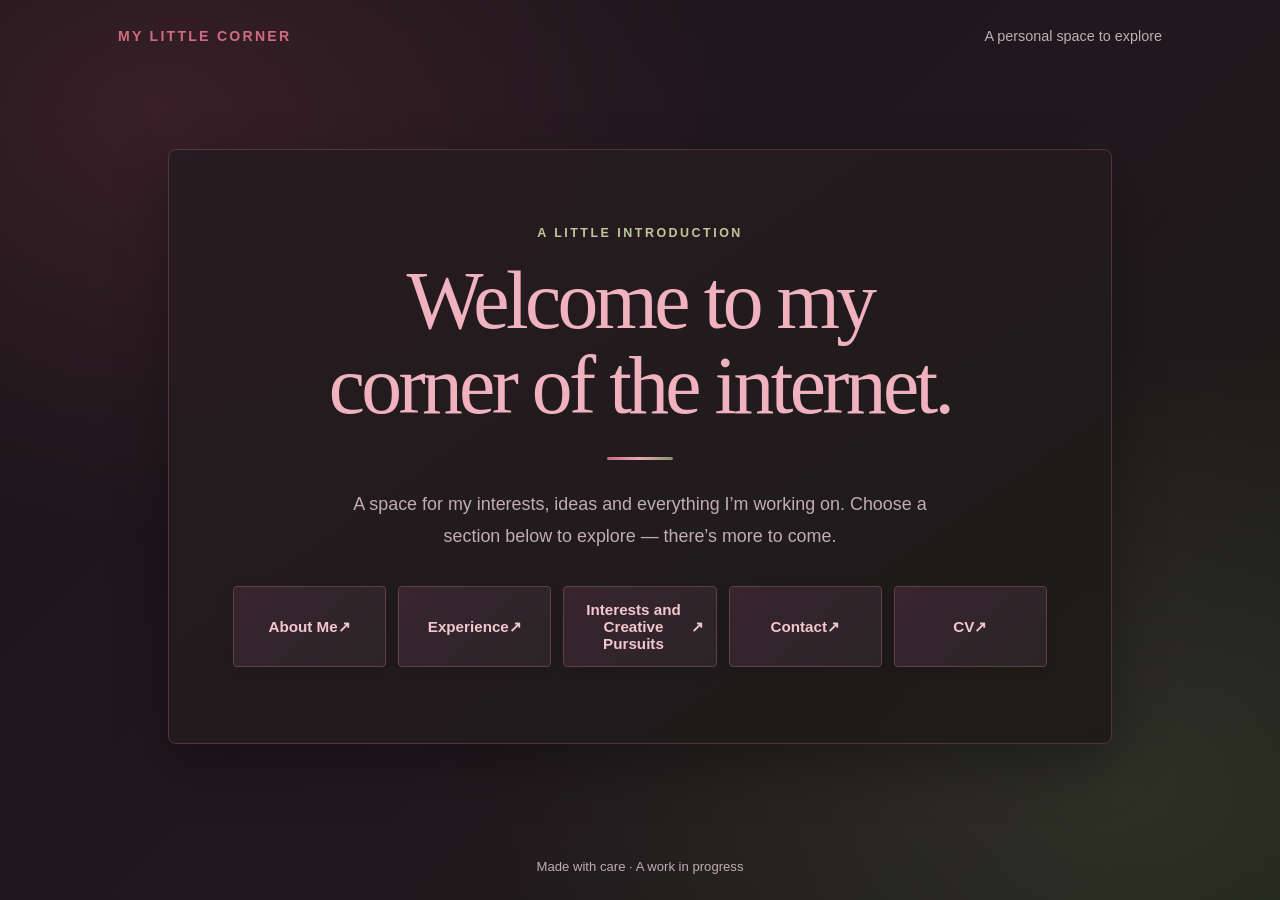
<file: homepage.html>
<!DOCTYPE html>
<!-- Declare this file as an HTML5 document. -->
<html lang="en">
<!-- Set the page language to English for browsers and assistive technology. -->
<head>
  <!-- Allow the page to display a wide range of characters correctly. -->
  <meta charset="UTF-8">
  <!-- Make the layout adapt to the width of mobile and desktop screens. -->
  <meta name="viewport" content="width=device-width, initial-scale=1.0">
  <!-- Provide a short description for browser previews and search engines. -->
  <meta name="description" content="Homepage for Joanna Martindale's personal website to share her projects, interests and achievements">
  <!-- Set the text shown in the browser tab. -->
  <title>Homepage | Joanna Martindale | STEAM Enthusiast and Gap Year Student</title>

  <!-- Keep all page styling inside this file, as requested. -->
  <style>
    /* Define reusable colour variables so the palette can be changed in one place. */
    :root {
      --burgundy: #a74760;      /* Main burgundy-rose colour for headings and accents. */
      --rose: #d16a83;           /* Brighter rose used in gradients and highlights. */
      --olive: #899064;          /* Muted olive green for secondary accents. */
      --olive-dark: #c0c79a;     /* Lighter olive for readable text on dark backgrounds. */
      --blush: #39252e;           /* Deep, pink-tinted surface colour for navigation links. */
      --background: #171316;      /* Main near-black background with a warm undertone. */
      --panel: #21191e;           /* Slightly lighter colour for the main content panel. */
      --ink: #f7edf0;             /* Soft off-white text colour for strong contrast. */
      --muted: #c1adb4;           /* Softer text colour for paragraphs and secondary details. */
      --line: #54333e;             /* Subtle burgundy border colour. */
    }

    /* Include padding and borders inside each element's declared width and height. */
    * {
      box-sizing: border-box;
    }

    /* Style the full page and place the footer below the main content. */
    body {
      margin: 0; /* Remove the browser's default outer margin. */
      min-height: 100vh; /* Make the page at least as tall as the browser window. */
      font-family: "Segoe UI", Arial, sans-serif; /* Use a clean, widely available sans-serif font. */
      color: var(--ink); /* Set the default text colour. */
      background:
        radial-gradient(ellipse at 12% 12%, rgba(167, 71, 96, .22), transparent 38%), /* Add a subtle burgundy glow in the top-left. */
        radial-gradient(ellipse at 88% 88%, rgba(137, 144, 100, .16), transparent 40%), /* Add a subtle olive glow in the bottom-right. */
        linear-gradient(135deg, #171316 0%, #21181e 52%, #1b1e17 100%); /* Blend the dark base colours together. */
      display: flex; /* Use flexbox to arrange the header, main section and footer vertically. */
      flex-direction: column; /* Stack the page sections from top to bottom. */
    }

    /* Keep the header aligned with the main content and space its items apart. */
    header {
      width: min(1100px, 100%); /* Limit the header width while allowing it to shrink on small screens. */
      margin: 0 auto; /* Centre the header horizontally. */
      padding: 28px; /* Add space around the header content. */
      display: flex; /* Place the brand and note on one row. */
      align-items: center; /* Align header items vertically. */
      justify-content: space-between; /* Push the brand and note to opposite sides. */
      gap: 18px; /* Leave space between header items if they wrap. */
    }

    /* Style the site name as a compact, letter-spaced wordmark. */
    .brand {
      color: var(--rose); /* Use the brighter rose colour for the brand. */
      font-size: .88rem; /* Keep the wordmark smaller than the main heading. */
      font-weight: 800; /* Make the wordmark bold. */
      letter-spacing: .16em; /* Spread the letters for a polished feel. */
      text-transform: uppercase; /* Display the brand in uppercase. */
      text-decoration: none; /* Remove the default link underline. */
    }

    /* Make the small header note less prominent than the brand. */
    .header-note {
      color: var(--muted); /* Use muted text for secondary information. */
      font-size: .9rem; /* Keep the note compact. */
    }

    /* Centre the main content and let it fill the space between header and footer. */
    main {
      width: min(1000px, 100%); /* Prevent the content from becoming too wide. */
      margin: auto; /* Centre the main section horizontally and use available vertical space. */
      padding: 54px 28px 72px; /* Add breathing room around the main panel. */
      flex: 1; /* Allow the main section to grow and push the footer down. */
      display: grid; /* Use grid to position the hero panel. */
      place-items: center; /* Centre the hero panel horizontally and vertically. */
    }

    /* Create the main content panel with straighter edges and restrained depth. */
    .hero {
      width: 100%; /* Let the panel use the available main-section width. */
      padding: clamp(32px, 7vw, 76px) clamp(20px, 5vw, 64px); /* Scale panel padding to the screen size. */
      text-align: center; /* Centre the welcome text and navigation. */
      border: 1px solid var(--line); /* Outline the panel with a subtle burgundy border. */
      border-radius: 8px; /* Use a small radius for a sharper, less button-like look. */
      background: linear-gradient(145deg, rgba(39, 27, 33, .96), rgba(29, 27, 25, .96)); /* Give the panel a very subtle dark gradient. */
      box-shadow: 0 22px 55px rgba(0, 0, 0, .28); /* Add depth without a bright or heavy glow. */
    }

    /* Style the small uppercase label above the main heading. */
    .eyebrow {
      margin: 0 0 18px; /* Separate the label from the heading below it. */
      color: var(--olive-dark); /* Use a pale olive accent for contrast on the dark panel. */
      font-size: .78rem; /* Keep the label small. */
      font-weight: 800; /* Make the label stand out. */
      letter-spacing: .2em; /* Spread out the label's letters. */
      text-transform: uppercase; /* Use uppercase for the label. */
    }

    /* Give the main heading an editorial serif style. */
    h1 {
      margin: 0; /* Remove default heading margins so spacing is controlled explicitly. */
      color: #f1b2c0; /* Use a soft rosy pink for the main heading. */
      font-family: Georgia, "Times New Roman", serif; /* Contrast the heading with the sans-serif body text. */
      font-size: clamp(2.7rem, 7vw, 5.1rem); /* Scale the heading across mobile and desktop. */
      font-weight: 500; /* Keep the heading elegant rather than overly heavy. */
      line-height: 1.05; /* Keep multi-line heading lines close together. */
      letter-spacing: -.045em; /* Slightly tighten the heading letters. */
    }

    /* Set a comfortable reading width and line spacing for the introduction. */
    .intro {
      max-width: 590px; /* Prevent paragraphs from stretching across the whole panel. */
      margin: 22px auto 0; /* Add space above and centre the paragraph. */
      color: var(--muted); /* Use muted text to keep the heading as the focal point. */
      font-size: clamp(1rem, 2vw, 1.12rem); /* Adjust text size slightly for different screens. */
      line-height: 1.8; /* Make the paragraph easy to read. */
    }

    /* Add a short gradient divider between the heading and body copy. */
    .accent-line {
      width: 66px; /* Set the divider's width. */
      height: 3px; /* Keep the divider slim and understated. */
      margin: 28px auto; /* Centre the divider and add vertical space around it. */
      border-radius: 2px; /* Soften only the divider's tiny corners. */
      background: linear-gradient(90deg, var(--rose), #e6a9b6, var(--olive)); /* Blend rose, blush and olive. */
    }

    /* Arrange the five navigation links in one row on wider screens. */
    .nav-grid {
      display: grid; /* Use CSS Grid for consistent navigation columns. */
      grid-template-columns: repeat(5, minmax(0, 1fr)); /* Create five equal-width columns. */
      gap: 12px; /* Add space between the links. */
      margin-top: 34px; /* Separate the links from the introduction. */
    }

    /* Make each navigation link feel like a flat, refined menu item rather than a pill button. */
    .nav-button {
      display: flex; /* Centre the label within each link. */
      min-height: 58px; /* Keep links large enough to click comfortably. */
      align-items: center; /* Centre link text vertically. */
      justify-content: center; /* Centre link text horizontally. */
      padding: 14px 12px; /* Add internal space around the label. */
      border: 1px solid #62404a; /* Outline each link with a muted burgundy border. */
      border-radius: 4px; /* Use nearly square corners for a sharper appearance. */
      background: linear-gradient(135deg, #38242d, #2b2528); /* Give the link a subtle dark burgundy gradient. */
      color: #f3c6d0; /* Use pale pink for link text. */
      font-size: .95rem; /* Keep link labels easy to read. */
      font-weight: 700; /* Make the link labels clear. */
      text-decoration: none; /* Remove the default underline. */
      box-shadow: 0 4px 12px rgba(0, 0, 0, .12); /* Add a very subtle shadow beneath each link. */
      transition: transform .2s ease, border-color .2s ease, background .2s ease; /* Animate hover changes smoothly. */
    }

    /* Give a navigation link a small lift and brighter outline when hovered. */
    .nav-button:hover {
      transform: translateY(-3px); /* Raise the link slightly on hover. */
      border-color: var(--rose); /* Highlight its border in rose. */
      background: linear-gradient(135deg, #4a2935, #343629); /* Shift the background toward burgundy and olive. */
    }

    /* Show a clear keyboard focus outline for accessibility. */
    .nav-button:focus-visible,
    .back-link:focus-visible {
      outline: 2px solid var(--olive-dark); /* Make keyboard focus visible. */
      outline-offset: 3px; /* Keep the outline slightly away from the element border. */
    }

    /* Style the return link on webpages. */
    .back-link {
      display: inline-flex; /* Let the link size itself to its contents. */
      align-items: center; /* Centre the link label vertically. */
      justify-content: center; /* Centre the link label horizontally. */
      margin-top: 30px; /* Add space above the return link. */
      padding: 12px 20px; /* Give the link a comfortable clickable area. */
      border: 1px solid var(--rose); /* Use a rose outline instead of a filled pill. */
      border-radius: 4px; /* Keep the corners sharp and consistent with the navigation. */
      background: linear-gradient(120deg, #482532, #30272a); /* Use a subtle dark gradient. */
      color: #f5c6d1; /* Make the label readable against the dark background. */
      font-weight: 700; /* Emphasise the link label. */
      text-decoration: none; /* Remove the standard underline. */
      transition: transform .2s ease, border-color .2s ease; /* Smoothly animate hover effects. */
    }

    /* Add a restrained hover effect to the return link. */
    .back-link:hover {
      transform: translateY(-2px); /* Raise the link slightly. */
      border-color: var(--olive-dark); /* Change the outline to olive. */
    }

    /* Keep the footer small and visually secondary. */
    footer {
      padding: 20px 24px 26px; /* Add space around the footer text. */
      color: var(--muted); /* Use muted text so it doesn't compete with the page. */
      font-size: .82rem; /* Make the footer text smaller than body text. */
      text-align: center; /* Centre the footer message. */
    }

    /* Reflow the layout for tablets and mobile phones. */
    @media (max-width: 720px) {
      header {
        padding: 22px 20px; /* Reduce header padding on narrow screens. */
      }

      .header-note {
        display: none; /* Hide the secondary note to save horizontal space. */
      }

      main {
        padding: 34px 18px 48px; /* Reduce main spacing on narrow screens. */
      }

      .nav-grid {
        grid-template-columns: repeat(2, minmax(0, 1fr)); /* Display navigation links in two columns. */
      }

      .nav-button:last-child {
        grid-column: 1 / -1; /* Let the fifth link span both columns. */
      }
    }

    /* Reduce animation for visitors who prefer less motion in their system settings. */
    @media (prefers-reduced-motion: reduce) {
      *, *::before, *::after {
        transition-duration: .01ms !important; /* Make transitions effectively instant. */
      }
    }

  </style>
</head>
<body>
  <!-- The header contains the site name and a short supporting note. -->
  <header>
    <!-- Link the site name back to the homepage. -->
    <a class="brand" href="index.html">My Little Corner</a>
    <!-- Give visitors a little context without competing with the main heading. -->
    <span class="header-note">A personal space to explore</span>
  </header>

  <!-- Main contains the primary content of the page. -->
  <main>
    <!-- The hero section groups the welcome message and navigation together. -->
    <section class="hero" aria-labelledby="welcome-title">
      <!-- A small introductory label above the main heading. -->
      <p class="eyebrow">A little introduction</p>
      <!-- The main page heading; the line break splits it over two lines. -->
      <h1 id="welcome-title">Welcome to my<br>corner of the internet.</h1>
      <!-- A decorative gradient divider; hidden from screen readers because it is visual only. -->
      <div class="accent-line" aria-hidden="true"></div>
      <!-- Brief welcome text that can be replaced with your own introduction later. -->
      <p class="intro">
        A space for my interests, ideas and everything I’m working on.
        Choose a section below to explore — there’s more to come.
      </p>

      <!-- Navigation landmark that groups the five links to the future sections. -->
      <nav class="nav-grid" aria-label="Main navigation">
        <!-- Link to the 'About Me' page. -->
        <a class="nav-button" href="Page1.html">About Me <span aria-hidden="true">↗</span></a>
        <!-- Link to the 'Experience' page. -->
        <a class="nav-button" href="Page2.html"> Experience <span aria-hidden="true">↗</span></a>
        <!-- Link to the 'Interests and Creative Pursuits' page. -->
        <a class="nav-button" href="Page3.html">Interests and Creative Pursuits <span aria-hidden="true">↗</span></a>
        <!-- Link to the Contact' page. -->
        <a class="nav-button" href="Page4.html">Contact <span aria-hidden="true">↗</span></a>
        <!-- Link to CV (opens in separate tab) -->
        <a class="nav-button" href="Joanna_Martindale_CV.pdf" target = "_blank" rel = "noopener noreferrer">CV<span aria-hidden="true">↗</span></a>
    
      <!--target="_blank" opens the cv in a separate tab and rel=...noreferrer adds a security and privac safeguard and href="CV..." points to file path of my CV--> 
      </nav>
    </section>
  </main>

  <!-- A simple footer at the bottom of the page. -->
  <footer>Made with care · A work in progress</footer>
</body>
</html>
</file>
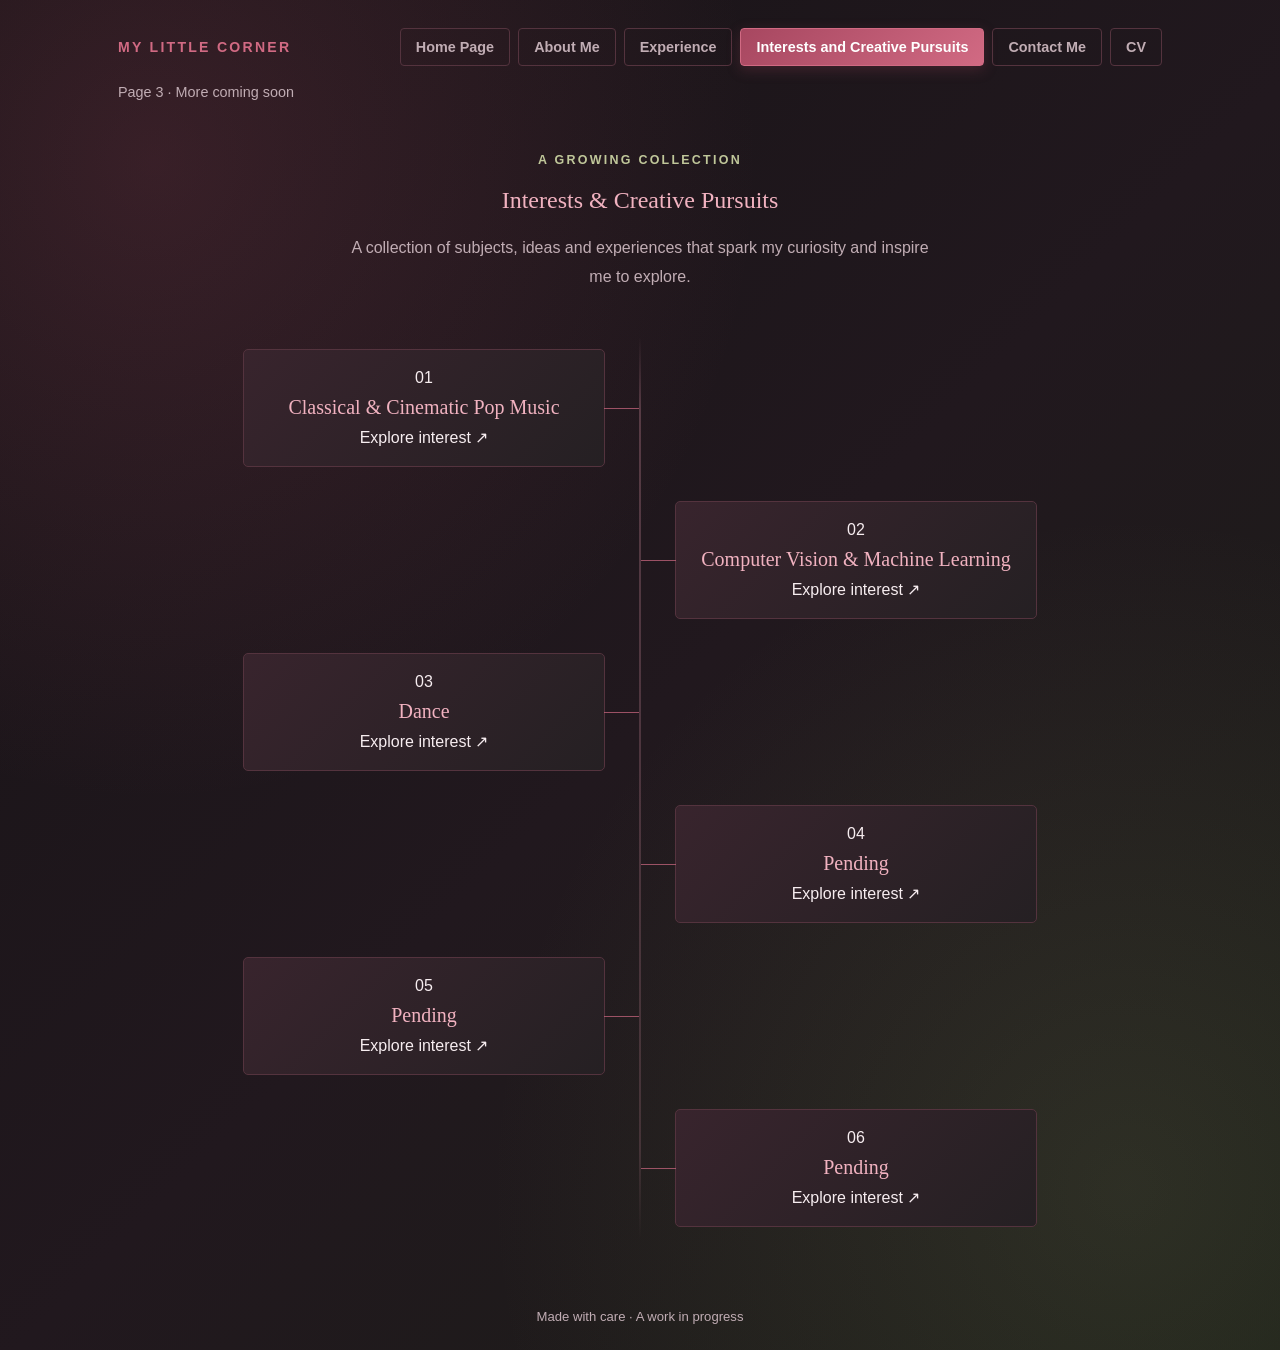
<file: Interests and Creative Pursuits.html>
<!DOCTYPE html>
<!-- Declare this file as an HTML5 document. -->
<html lang="en">
<!-- Set the page language to English. -->
<head>
  <!-- Support standard text characters. -->
  <meta charset="UTF-8">
  <!-- Make the page responsive on mobile screens. -->
  <meta name="viewport" content="width=device-width, initial-scale=1.0">
  <!-- Describe this page briefly. -->
  <meta name="description" content="Joanna Martindale shares her interests and creative pursuits">
  <!-- Set the browser tab title for this section. -->
  <title>Interests | Joanna Martindale</title>

  <!-- Use the same internal CSS as the homepage to keep the design consistent. -->
    <!-- Shared external stylesheet for all pages. -->
  <link rel="stylesheet" href="styles.css">

  <!--Page Specific CSS-->

  
<style>
/* ==========================================
   INTERESTS PAGE LAYOUT
=========================================== */

/* Set the width and spacing for the Interests page. */
.interests-page {
    display: block;
    width: 100%;
    max-width: 850px;
    margin: 0 auto;
    padding: 10px 28px 50px;
    flex: 1;
}

/* Centre the introduction above the tree. */
.interests-intro {
    width: min(850px, 100%);
    margin: 25px auto 35px;
    padding: 0 28px;
    text-align: center;
}

/* Style the introductory paragraph. */
.interests-intro > p:last-child {
    max-width: 590px;
    margin: 20px auto 0;
    color: var(--muted);
    font-size: 1rem;
    line-height: 1.8;
}

/* ==========================================
   TREE STEM AND CARD ARRANGEMENT
=========================================== */

/* Position the central stem behind the interest cards. */
.interest-tree {
    position: relative;
    display: flex;
    flex-direction: column;
    gap: clamp(22px, 3vw, 34px);
    padding: 12px 0;
}

/* Draw the delicate vertical stem behind the cards. */
.interest-tree::before {
    content: "";
    position: absolute;
    top: 0;
    bottom: 0;
    left: 50%;
    width: 1px;
    transform: translateX(-50%);
    background: linear-gradient(
        to bottom,
        transparent,
        rgba(183, 123, 139, 0.7) 8%,
        rgba(183, 123, 139, 0.45) 90%,
        transparent
    );
}

/* Style each clickable interest card. */
.interest-card {
    position: relative;
    z-index: 1;
    display: flex;
    flex-direction: column;
    align-items: center;
    justify-content: center;
    gap: 7px;
    width: calc(50% - 35px);
    min-width: 0;
    min-height: 105px;
    padding: 19px 22px;
    border: 1px solid var(--line);
    border-radius: 5px;
    background: linear-gradient(135deg, #38242d, #252023);
    color: var(--ink);
    font: inherit;
    text-align: center;
    cursor: pointer;
    overflow-wrap: anywhere;
    white-space: normal;
    transition: transform 0.2s ease, border-color 0.2s ease;
}

/* Allow long interest names to wrap onto multiple lines. */
.interest-name {
    display: block;
    width: 100%;
    min-width: 0;
    color: #f1b2c0;
    font-family: Georgia, "Times New Roman", serif;
    font-size: clamp(1rem, 2vw, 1.25rem);
    line-height: 1.35;
    overflow-wrap: anywhere;
    white-space: normal;
}

/* Alternate cards between the left and right sides. */
.interest-card.left {
    align-self: flex-start;
}

.interest-card.right {
    align-self: flex-end;
}

/* Draw a horizontal branch from each left-hand card. */
.interest-card.left::after {
    content: "";
    position: absolute;
    top: 50%;
    left: 100%;
    width: 35px;
    height: 1px;
    background: rgba(209, 106, 131, 0.7);
}

/* Draw a horizontal branch from each right-hand card. */
.interest-card.right::before {
    content: "";
    position: absolute;
    top: 50%;
    right: 100%;
    width: 35px;
    height: 1px;
    background: rgba(209, 106, 131, 0.7);
}

/* Highlight cards on hover or keyboard focus. */
.interest-card:hover,
.interest-card:focus-visible {
    transform: translateY(-3px);
    border-color: var(--rose);
    box-shadow: 0 8px 25px rgba(167, 71, 96, 0.2);
}

/* Make keyboard focus clearly visible. */
.interest-card:focus-visible {
    outline: 2px solid var(--olive-dark);
    outline-offset: 3px;
}

/* ==========================================
   DIMMED BACKGROUND OVERLAY
=========================================== */

/* Cover the page when an interest card opens. */
.interest-overlay {
    position: fixed;
    inset: 0;
    z-index: 1000;
    display: flex;
    align-items: center;
    justify-content: center;
    padding: 24px;
    background: rgba(12, 9, 11, 0.75);
    backdrop-filter: blur(7px);
    -webkit-backdrop-filter: blur(7px);
    opacity: 0;
    visibility: hidden;
    pointer-events: none;
    transition: opacity 0.25s ease, visibility 0.25s ease;
}

/* Reveal the overlay when JavaScript opens it. */
.interest-overlay.is-open {
    opacity: 1;
    visibility: visible;
    pointer-events: auto;
}

/* ==========================================
   CENTRED FLOATING DESCRIPTION PANEL
=========================================== */

/* Style the floating description panel. */
.interest-modal {
    position: relative;
    width: min(100%, 600px);
    max-height: 82vh;
    overflow-y: auto;
    padding: clamp(28px, 5vw, 46px);
    border: 1px solid rgba(209, 106, 131, 0.5);
    border-radius: 8px;
    background: linear-gradient(145deg, #2b1c24, #1d191c);
    box-shadow: 0 24px 80px rgba(0, 0, 0, 0.45);
    transform: translateY(12px) scale(0.98);
    transition: transform 0.25s ease;
}

/* Animate the panel into view. */
.interest-overlay.is-open .interest-modal {
    transform: translateY(0) scale(1);
}

/* Position the close button in the upper-right corner. */
.interest-close {
    position: absolute;
    top: 12px;
    right: 16px;
    border: 0;
    background: transparent;
    color: var(--muted);
    font-size: 2rem;
    cursor: pointer;

  /* Make the rotation and colour change smooth. */
  transition: background 0.2s ease, transform 0.2s ease, color 0.2s ease;
}

/* Highlight the close button on hover and keyboard focus. */
.interest-close:hover,
.interest-close:focus-visible {
    color: var(--rose);
  transform: rotate(90deg);
}

/* Style the selected interest heading. */
.interest-modal h2 {
    margin: 0;
    padding-right: 20px;
    color: #f1b2c0;
    font-family: Georgia, "Times New Roman", serif;
    font-size: clamp(1.8rem, 5vw, 2.5rem);
    font-weight: 500;
    line-height: 1.2;
}

/* Add a decorative divider below the title. */
.modal-divider {
    width: 58px;
    height: 2px;
    margin: 22px 0 26px;
    background: linear-gradient(90deg, var(--rose), var(--olive));
}

/* Style the description headings. */
.interest-modal h3 {
    margin: 24px 0 9px;
    color: var(--olive-dark);
    font-size: 0.88rem;
    font-weight: 700;
}

/* Style the description text. */
.interest-modal p:not(.section-eyebrow) {
    color: var(--muted);
    font-size: 0.98rem;
    line-height: 1.85;
}

/* ==========================================
   RESPONSIVE MOBILE LAYOUT
=========================================== */

@media (max-width: 600px) {
    .interests-page {
        padding: 8px 22px 42px;
    }

    /* Move the central stem closer to the left edge. */
    .interest-tree::before {
        left: 8px;
    }

    /* Stack all cards to the right of the central stem. */
    .interest-card,
    .interest-card.left,
    .interest-card.right {
        align-self: flex-end;
        width: calc(100% - 28px);
        min-height: 96px;
    }

    /* Connect each mobile card to the central stem. */
    .interest-card.left::after,
    .interest-card.right::before {
        left: auto;
        right: 100%;
        width: 20px;
    }

    /* Reduce overlay spacing on small screens. */
    .interest-overlay {
        padding: 14px;
    }

    /* Make the description panel fit smaller screens. */
    .interest-modal {
        max-height: 88vh;
        padding: 32px 23px;
    }
}
</style>

</head>
<body class="page-interests">
  
  <!-- Repeat the shared header so every page feels part of the same website. -->
  <header>
    <!-- This link returns visitors to the homepage. -->
    <a class="brand" href="index.html">My Little Corner</a>
    <!-- Identify the current placeholder section. -->
  
  
    <nav class = "page-tabs" aria-label="Main nav">

       <!-- Navigation Tabs for movement between pages-->
      <a href = "index.html">Home Page</a>
      <a href = "About Me.html">About Me</a>
      <a href = "Experience.html">Experience</a>
      <a href = "Interests and Creative Pursuits.html" class = "active" aria-current = "page">Interests and Creative Pursuits</a>
      <a href = "Contact.html">Contact Me</a>
      <a href = "Joanna_Martindale_CV.pdf" target = "_blank" rel = "noopener noreferrer">CV</a>
      <!--target="_blank" opens the cv in a separate tab and rel=...noreferrer adds a security and privac safeguard and href="CV..." points to file path of my CV-->


    </nav>
      <span class="header-note">Page 3 · More coming soon</span>
  </header>

  <!-- Main content area for this section. -->
  <!-- ==========================================
     INTERESTS PAGE INTRODUCTION
     Displays the page heading and a short
     introduction above the branching layout.
=========================================== -->
<section class="interests-intro">

    <!-- Small decorative label above the heading. -->
    <p class="section-eyebrow">A GROWING COLLECTION</p>

    <!-- Main heading for the interests page. -->
    <h1>Interests & Creative Pursuits</h1>

    <!-- Brief explanation of what the page contains. -->
    <p>
        A collection of subjects, ideas and experiences
        that spark my curiosity and inspire me to explore.
    </p>

</section>

<!-- ==========================================
     INTEREST TREE
     Displays six clickable interests arranged
     alternately on either side of a central stem.
=========================================== -->
<main class="interests-page">

    <!-- Holds all six interest cards. -->
    <section class="interest-tree" aria-label="My interests">

        <!-- Interest 1: Classical and Cinematic Pop Music -->
        <button type="button" class="interest-card left" data-interest="music">
            <span class="interest-number">01</span>
            <span class="interest-name"> Classical &amp; Cinematic Pop Music</span>
            <span class="interest-hint">Explore interest ↗</span>
        </button>

        <!-- Interest 2: Computer Vision &amp; Machine Learning -->
        <button type="button" class="interest-card right" data-interest="computing">
            <span class="interest-number">02</span>
            <span class="interest-name">Computer Vision &amp; Machine Learning</span>
            <span class="interest-hint">Explore interest ↗</span>
        </button>

        <!-- Interest 3: Dance -->
        <button type="button" class="interest-card left" data-interest="dance">
            <span class="interest-number">03</span>
            <span class="interest-name">Dance</span>
            <span class="interest-hint">Explore interest ↗</span>
        </button>

        <!-- Interest 4: Pending -->
        <button type="button" class="interest-card right" data-interest="pending">
            <span class="interest-number">04</span>
            <span class="interest-name">Pending</span>
            <span class="interest-hint">Explore interest ↗</span>
        </button>

        <!-- Interest 5:  Pending -->
        <button type="button" class="interest-card left" data-interest="pending">
            <span class="interest-number">05</span>
            <span class="interest-name">Pending</span>
            <span class="interest-hint">Explore interest ↗</span>
        </button>

        <!-- Interest 6: Pending -->
        <button type="button" class="interest-card right" data-interest="pending">
            <span class="interest-number">06</span>
            <span class="interest-name">Pending</span>
            <span class="interest-hint">Explore interest ↗</span>
        </button>

    </section>
</main>

<!-- ==========================================
     FLOATING INTEREST DESCRIPTION
     JavaScript fills this panel when a card
     is clicked. The overlay dims the background.
=========================================== -->
<div class="interest-overlay" id="interestOverlay" aria-hidden="true">

    <!-- The centred description panel. -->
    <section class="interest-modal"
             role="dialog"
             aria-modal="true"
             aria-labelledby="modalTitle"
             tabindex="-1">

        <!-- Closes the description panel. -->
        <button type="button"
                class="interest-close"
                id="closeInterest"
                aria-label="Close description">&times;</button>

        <!-- Small decorative label. -->
        <p class="section-eyebrow">A CLOSER LOOK</p>

        <!-- JavaScript inserts the selected interest's title here. -->
        <h2 id="modalTitle">Interest</h2>

        <!-- Decorative line beneath the title. -->
        <div class="modal-divider"></div>

        <!-- First description section. -->
        <h3>Why I like it / what fascinates me</h3>
        <p id="modalWhy"></p>

        <!-- Second description section. -->
        <h3>How I am exploring it</h3>
        <p id="modalHow"></p>

    </section>
</div>

  <!-- Keep the same footer on every page. -->
  <footer>Made with care · A work in progress</footer>


<!-- ==========================================
     INTERESTS PAGE JAVASCRIPT
     Controls the interest descriptions and
     the floating modal on Interests and Creative Pursuits page.
=========================================== -->
<script>

/* ==========================================
   1. INTEREST DETAILS
   Stores the title and two descriptions for
   each interest. The keys (music, computing,
   etc.) must match the data-interest attributes
   on the corresponding HTML interest cards.
=========================================== */
const interestDetails = {

    // Details displayed when the Music interest is selected.
    music: {
        title: "Classical and Cinematic Pop Music",
        // Explains why this interest is fascinating.
        why: "I love how music can move people to feel emotions. I specifically enjoy the classical and cinematic genres because of how heavily they draw from a composers experience, large variaions in style and how dramatic they sound. ",
        // Explains how this interest is being explored.
        how: "I love playing the piano and improvising dramatic arrangements for them. Recently pieces I have arranged for piano are JVKE's 'Her', Andrew Lloyd Webber's 'Memory' and I hope to arrange a version of Faouzia's 'Unethical'."
    },

    // Details displayed when the Computer Vision and Machine Larning interest is selected.
    computing: {
        title: "Computer Vision & Macine Learning",
        why: "I find it interesting that machines are able to collect, process and analyse raw data from the environment to make conclusions about things that (seemingly) only a human would have been able to do. My interest was sparked after watching a Veritasium video about the Micro Mouse Competition",
        how: "Mostly through watching videos, but I do want to try a practical project soon"
    },

    // Details displayed when the Dance interest is selected.
    dance: {
        title: "Dance",
        why: "I've always enjoyed dance having done ballet, tap and gymnastics between the ages of 6-16. I love how dance is used in musical theatre, I enjoy when jazz is implemented. I saw a clip of Brotherhood Dance Crew performing at the IDL and it 'awakened' my interest and elevated my appreciation for different dance styles and also admiration of individuals who train to have so much control over their bodies and movements. ",
        how: "Binge watching Brotherhood's sets every few days - they're just so good! Favourite Sets = I Want You Back, Bebothood, Sisterhood, Toxic, and Cowboyhood"
    },

    // Details displayed when the Pending interest is selected.
    pending: {
        title: "Pending",
        why: "Joanna is exploring, next time you come you might see something!",
        how: "One day..."
    },

    // Details displayed when the Pending interest is selected.
    pending: {
        title: "Pending",
        why: "Joanna is exploring, next time you come you might see something!",
        how: "Something interesting is going to pop up here!"
    },

    // Details displayed when the Pending interest is selected.
    pending: {
        title: "Pending",
        why: "Joanna is exploring, next time you come you might see something!",
        how: "This spot is reserved for something really fascinating"
    }
};


/* ==========================================
   2. CONNECT TO THE HTML ELEMENTS
   Finds the modal, its close button and the
   elements where the selected interest's
   title and descriptions will appear.
=========================================== */

// The full-screen overlay behind the floating description box.
const overlay = document.getElementById("interestOverlay");

// The button that closes the description box.
const closeButton = document.getElementById("closeInterest");

// The heading that displays the selected interest's title.
const modalTitle = document.getElementById("modalTitle");

// The paragraph that displays why the interest is fascinating.
const modalWhy = document.getElementById("modalWhy");

// The paragraph that displays how the interest is being explored.
const modalHow = document.getElementById("modalHow");

// Remembers which element was focused before the modal opened.
// This allows keyboard focus to return to that element when closed.
let previousFocus = null;


/* ==========================================
   3. OPEN AN INTEREST DESCRIPTION
   Receives the selected interest's key and
   displays its information in the modal.
=========================================== */
function openInterest(key) {

    // Retrieve the details that match the selected interest key.
    const interest = interestDetails[key];

    // Stop the function if no matching interest was found.
    if (!interest) return;

    // Remember the currently focused element, usually the clicked card.
    previousFocus = document.activeElement;

    // Update the modal heading and both description paragraphs.
    // textContent inserts plain text rather than interpreting HTML.
    modalTitle.textContent = interest.title;
    modalWhy.textContent = interest.why;
    modalHow.textContent = interest.how;

    // Add the CSS class that makes the modal visible.
    overlay.classList.add("is-open");

    // Update the accessibility attribute to indicate that
    // the overlay is now visible to assistive technologies.
    overlay.setAttribute("aria-hidden", "false");

    // Prevent the page behind the modal from scrolling.
    document.body.style.overflow = "hidden";

    // Make the background unavailable while the modal is open.
    document.querySelectorAll(
        "body > header, body > .interests-intro, body > main, body > footer"
    ).forEach(element => {
        element.inert = true;
    });

   // Move keyboard focus to the close button.
closeButton.focus();

   
}


/* ==========================================
   4. CLOSE THE INTEREST DESCRIPTION
   Hides the modal, restores page scrolling
   and returns keyboard focus to the previous
   element when possible.
=========================================== */
function closeInterest() {

    // Remove the CSS class that makes the modal visible.
    overlay.classList.remove("is-open");

    // Mark the hidden overlay as unavailable to assistive technologies.
    overlay.setAttribute("aria-hidden", "true");

    // Restore the page's normal scrolling behaviour.
    document.body.style.overflow = "";
  
    // Make the background available again after closing the modal.
    document.querySelectorAll(
        "body > header, body > .interests-intro, body > main, body > footer"
    ).forEach(element => {
        element.inert = false;
    });


    // Return focus to the element that was selected before the modal opened.
    if (previousFocus) {
        previousFocus.focus();
    }
}


/* ==========================================
   5. HANDLE INTEREST CARD CLICKS
   Finds every element with the interest-card
   class and adds a click listener to it.
=========================================== */
document.querySelectorAll(".interest-card").forEach(card => {

    // Run this function whenever the current card is clicked.
    card.addEventListener("click", () => {

        // Read the card's data-interest attribute.
        // For example, data-interest="design" passes the key "design".
        // That key is used to retrieve the correct description above.
        openInterest(card.dataset.interest);
    });
});


/* ==========================================
   6. HANDLE THE CLOSE BUTTON
   Closes the modal when the user clicks
   the × button inside the description box.
=========================================== */
closeButton.addEventListener("click", closeInterest);


/* ==========================================
   8. HANDLE KEYBOARD NAVIGATION
   Keep keyboard focus inside the open modal
   and allow users to close it with Escape.
=========================================== */

document.addEventListener("keydown", event => {

    // Do nothing if the modal is closed.
    if (!overlay.classList.contains("is-open")) {
        return;
    }

    // Close the modal when Escape is pressed.
    if (event.key === "Escape") {
        closeInterest();
        return;
    }

    // Keep keyboard focus inside the modal when Tab is pressed.
    if (event.key === "Tab") {

        // Find the interactive elements inside the modal.
        const focusableElements = overlay.querySelectorAll(
            'button:not([disabled]), a[href], input:not([disabled]), ' +
            'select:not([disabled]), textarea:not([disabled]), ' +
            '[tabindex]:not([tabindex="-1"])'
        );

        // Keep only elements that are currently visible.
        const focusable = Array.from(focusableElements)
            .filter(element => element.getClientRects().length > 0);

        // Stop if there are no focusable elements.
        if (focusable.length === 0) {
            event.preventDefault();
            return;
        }

        const firstElement = focusable[0];
        const lastElement = focusable[focusable.length - 1];

        // Shift + Tab from the first element moves to the last.
        if (
            event.shiftKey &&
            (
                document.activeElement === firstElement ||
                document.activeElement === overlay.querySelector(".interest-modal")
            )
        ) {
            event.preventDefault();
            lastElement.focus();
        }

        // Tab from the last element moves to the first.
        else if (
            !event.shiftKey &&
            document.activeElement === lastElement
        ) {
            event.preventDefault();
            firstElement.focus();
        }
    }
});


</script>

  
</body>
</html>
</file>
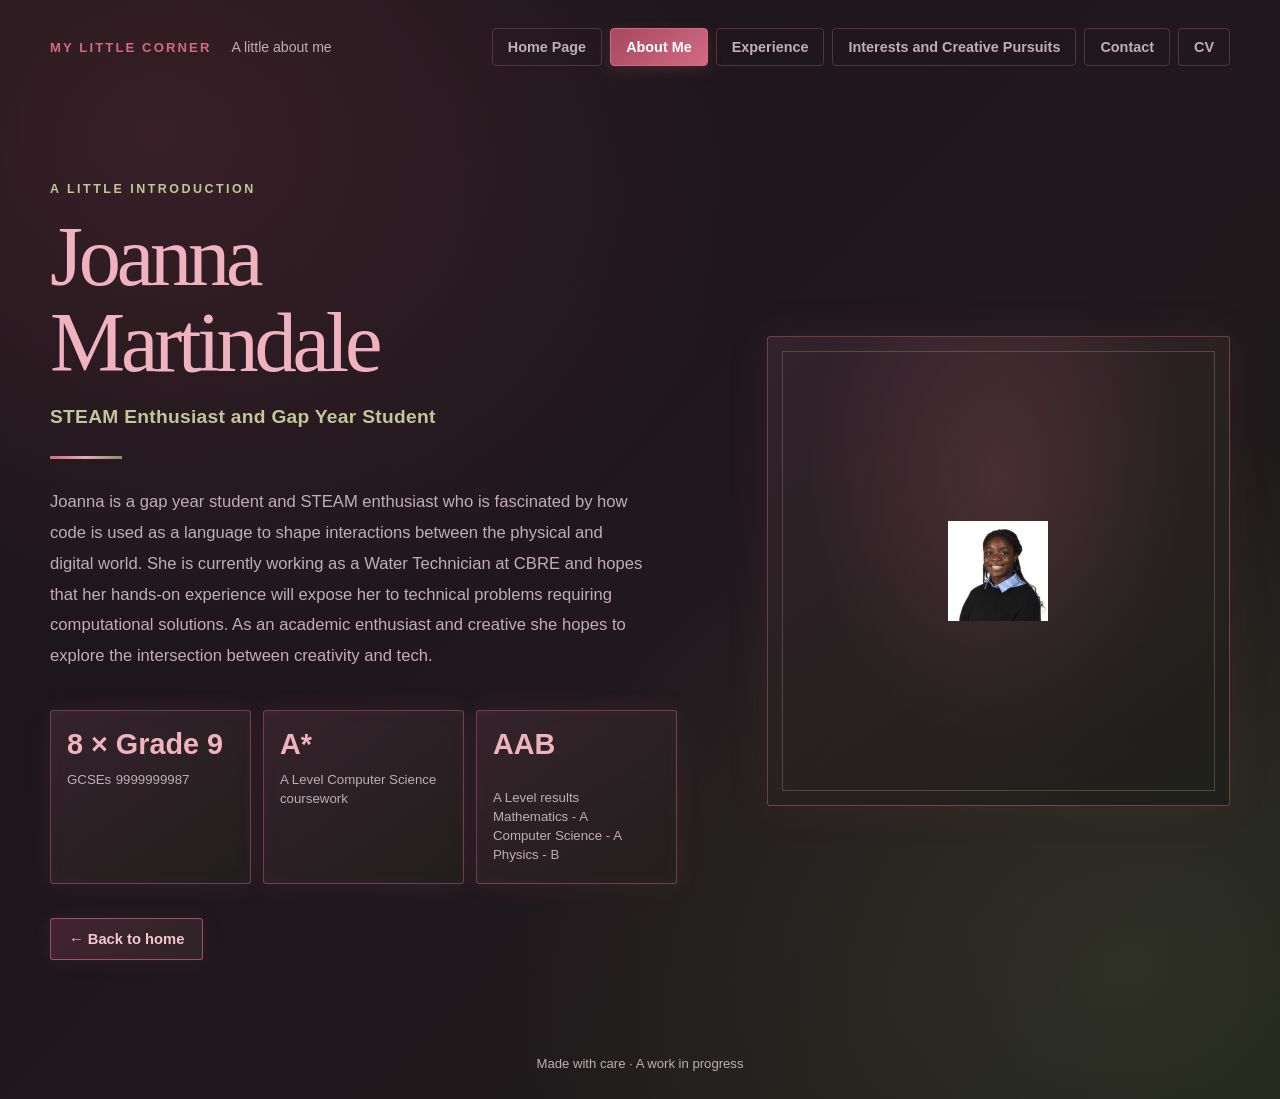
<file: Page1.html>
<!DOCTYPE html>
<!-- Tell the browser to use modern HTML5 rules. -->
<html lang="en">
<head>
  <!-- Use UTF-8 so punctuation and symbols display correctly. -->
  <meta charset="UTF-8">
  <!-- Keep the layout responsive on phones and tablets. -->
  <meta name="viewport" content="width=device-width, initial-scale=1.0">
  <!-- Summarise the page for browsers and search engines. -->
  <meta name="description" content="About Joanna Martindale, STEAM enthusiast and gap year student.">
  <!-- Set the title shown in the browser tab. -->
  <title>About Me | Joanna Martindale</title>

  <!-- All styling is kept inside this file, so no separate CSS file is needed. -->
  <style>

  /* TOP NAVIGATION TABS */

  header {
      display: flex;
      align-items: center;
      justify-content: space-between;
      gap: 20px;
      flex-wrap: wrap;
  }

.page-tabs {
    display: flex;
    align-items: center;
    justify-content: flex-end;
    gap: 8px;
    flex-wrap: wrap;
    margin-left: auto;
}

.page-tabs a {
    display: inline-block;
    padding: 10px 15px;
    color: var(--muted);
    text-decoration: none;
    font-size: 0.9rem;
    font-weight: 600;
    border: 1px solid var(--line);
    border-radius: 4px;
    transition: background 0.2s ease,
                color 0.2s ease,
                border-color 0.2s ease;
}

.page-tabs a:hover {
    color: var(--ink);
    background: var(--panel);
    border-color: var(--rose);
}

/* Highlight the page currently being viewed */
.page-tabs a.active,
.page-tabs a[aria-current="page"] {
    color: #ffffff;
    background: linear-gradient(135deg, var(--burgundy), var(--rose));
    border-color: var(--rose);
    box-shadow: 0 4px 14px rgba(167, 71, 96, 0.25);
}

@media (max-width: 700px) {
    .page-tabs {
        justify-content: flex-start;
        width: 100%;
        margin-left: 0;
        gap: 6px;
    }

    .page-tabs a {
        padding: 8px 10px;
        font-size: 0.82rem;
    }
}




    /* Store the site's palette in variables so colours are easy to change. */
    :root {
      --burgundy: #a74760;       /* Main burgundy-rose accent. */
      --rose: #d16a83;           /* Brighter rose for gradients and highlights. */
      --pink: #f1b2c0;           /* Light pink for headings. */
      --olive: #899064;          /* Muted olive green accent. */
      --olive-light: #c0c79a;    /* Pale olive for readable text and details. */
      --background: #171316;     /* Main near-black background. */
      --panel: #21191e;          /* Slightly lighter panel colour. */
      --ink: #f7edf0;            /* Main text colour. */
      --muted: #c1adb4;           /* Secondary paragraph colour. */
      --line: #54333e;            /* Subtle border colour. */
    }

    /* Include padding and borders inside element widths. */
    * { box-sizing: border-box; }

    /* Set the page's base type, colours and layered background. */
    body {
      margin: 0; /* Remove the browser's default page margin. */
      min-height: 100vh; /* Make the page at least as tall as the screen. */
      font-family: "Segoe UI", Arial, sans-serif; /* Use a clean sans-serif body font. */
      color: var(--ink); /* Apply the default text colour. */
      background:
        radial-gradient(ellipse at 12% 12%, rgba(167, 71, 96, .22), transparent 38%), /* Add a soft burgundy glow. */
        radial-gradient(ellipse at 88% 88%, rgba(137, 144, 100, .16), transparent 40%), /* Add a soft olive glow. */
        linear-gradient(135deg, #171316 0%, #21181e 52%, #1b1e17 100%); /* Blend the dark background colours. */
    }

    /* Keep the header aligned with the main content rather than the screen edges. */
    .site-header {
      width: min(1180px, calc(100% - 56px)); /* Limit width and leave side margins. */
      margin: 0 auto; /* Centre the header. */
      padding: 28px 0; /* Add vertical breathing room. */
      display: flex; /* Place the site name and note on one row. */
      align-items: center; /* Align them vertically. */
      justify-content: space-between; /* Push them to opposite sides. */
      gap: 20px; /* Leave room if the row wraps. */
    }

    /* Style the site wordmark as a small, letter-spaced link. */
    .brand {
      color: var(--rose); /* Use the rose accent. */
      font-size: .82rem; /* Keep the wordmark compact. */
      font-weight: 800; /* Make the wordmark bold. */
      letter-spacing: .16em; /* Add a little space between letters. */
      text-transform: uppercase; /* Display the wordmark in uppercase. */
      text-decoration: none; /* Remove the default underline. */
    }

    /* Style the small note at the other end of the header. */
    .header-note { color: var(--muted); font-size: .88rem; }

    /* Centre the main layout and keep it comfortably inset from the screen edges. */
    main {
      width: min(1180px, calc(100% - 56px)); /* Use a wide but controlled content area. */
      margin: 0 auto; /* Centre the main content. */
      padding: clamp(38px, 7vw, 88px) 0 76px; /* Scale vertical spacing with the screen. */
    }

    /* Arrange the introduction and image side by side on desktop. */
    .about-layout {
      display: grid; /* Use a grid for the two-column hero. */
      grid-template-columns: minmax(0, 1.15fr) minmax(280px, .85fr); /* Give the text a little more room. */
      align-items: center; /* Vertically align the image and text. */
      gap: clamp(36px, 7vw, 90px); /* Leave generous space between the columns. */
    }

    /* Give the text column a gentle entrance animation. */
    .about-copy { animation: rise-in .8s ease both; }

    /* Style the small uppercase introduction above the heading. */
    .eyebrow {
      margin: 0 0 18px; /* Separate the label from the title. */
      color: var(--olive-light); /* Use a light olive accent. */
      font-size: .78rem; /* Keep the label smaller than the title. */
      font-weight: 800; /* Make the label easy to notice. */
      letter-spacing: .2em; /* Spread out the letters. */
      text-transform: uppercase; /* Use uppercase for an editorial feel. */
    }

    /* Make the name the visual focus of the page. */
    h1 {
      margin: 0; /* Control spacing explicitly. */
      color: var(--pink); /* Use soft pink for the main heading. */
      font-family: Georgia, "Times New Roman", serif; /* Add contrast with the body font. */
      font-size: clamp(2.8rem, 6.6vw, 5.6rem); /* Scale the heading for different screens. */
      font-weight: 500; /* Keep the title elegant rather than too heavy. */
      line-height: 1.02; /* Keep the title compact if it wraps. */
      letter-spacing: -.05em; /* Slightly tighten the heading. */
    }

    /* Style the subtitle underneath the name. */
    .subtitle {
      margin: 20px 0 0; /* Add space above the subtitle. */
      color: var(--olive-light); /* Use olive to complement the pink heading. */
      font-size: clamp(1rem, 2vw, 1.2rem); /* Scale the subtitle gently. */
      font-weight: 650; /* Give the subtitle enough emphasis. */
      letter-spacing: .015em; /* Add a subtle amount of tracking. */
    }

    /* Add a short gradient line to break up the text visually. */
    .accent-line {
      width: 72px; /* Set the accent line width. */
      height: 3px; /* Keep the line slim. */
      margin: 28px 0; /* Add vertical spacing without centring it. */
      background: linear-gradient(90deg, var(--rose), #e6a9b6, var(--olive)); /* Blend the palette. */
    }

    /* Keep the biography readable and easy to replace in the HTML. */
    .bio {
      max-width: 600px; /* Prevent very long lines of text. */
      margin: 0; /* Align the paragraph with the heading. */
      color: var(--muted); /* Use the softer paragraph colour. */
      font-size: 1.04rem; /* Set comfortable body text size. */
      line-height: 1.85; /* Give each line breathing room. */
    }

    /* Arrange the achievement cards in a flexible row. */
    .stats {
      display: grid; /* Use a grid so each achievement aligns neatly. */
      grid-template-columns: repeat(3, minmax(0, 1fr)); /* Create three equal columns. */
      gap: 12px; /* Leave a small gap between cards. */
      margin-top: 38px; /* Separate the stats from the biography. */
      max-width: 720px; /* Stop the stat row from growing too wide. */
    }

    /* Style each achievement with a restrained glowing edge. */
    .stat {
      min-height: 112px; /* Keep the cards a consistent height. */
      padding: 18px 16px; /* Add space around the content. */
      border: 1px solid rgba(209, 106, 131, .42); /* Outline the card in muted rose. */
      border-radius: 3px; /* Keep corners nearly square. */
      background: linear-gradient(145deg, rgba(57, 37, 46, .86), rgba(34, 31, 30, .92)); /* Add a dark tinted gradient. */
      box-shadow: 0 0 24px rgba(209, 106, 131, .10), inset 0 0 18px rgba(209, 106, 131, .035); /* Create a soft glow. */
      transition: transform .22s ease, border-color .22s ease, box-shadow .22s ease; /* Animate hover changes smoothly. */
    }

    /* Slightly lift achievement cards when hovered or focused. */
    .stat:hover {
      transform: translateY(-4px); /* Lift the card a little. */
      border-color: var(--rose); /* Brighten its outline. */
      box-shadow: 0 0 28px rgba(209, 106, 131, .18); /* Increase the rose aura. */
    }

    /* Emphasise the achievement's main number or grade. */
    .stat-value {
      display: block; /* Put the value on its own line. */
      margin-bottom: 9px; /* Separate it from the explanatory label. */
      color: var(--pink); /* Highlight the value in pink. */
      font-size: clamp(1.3rem, 2.4vw, 1.8rem); /* Scale the value responsively. */
      font-weight: 800; /* Make the result stand out. */
      line-height: 1.1; /* Keep the value compact. */
    }

    /* Keep the supporting achievement text readable at small sizes. */
    .stat-label { color: var(--muted); font-size: .83rem; line-height: 1.45; }

    /* Reserve a space on the right for a future photo or illustration. */
    .image-frame {
      position: relative; /* Allow the decorative frame to sit behind the image of Joanna. */
      min-height: 470px; /* Give the image area a substantial portrait shape. */
      display: grid; /* Centre the image content. */
      place-items: center; /* Align the image in both directions. */
     
      border: 1px solid rgba(209, 106, 131, .42); /* Outline the image area in rose. */
      border-radius: 3px; /* Keep the design's edges sharp. */
      background:
        radial-gradient(ellipse at 50% 30%, rgba(209, 106, 131, .18), transparent 58%), /* Add a pink glow behind the future image. */
        linear-gradient(145deg, rgba(54, 36, 44, .88), rgba(30, 31, 26, .94)); /* Use a dark burgundy-olive gradient. */
      box-shadow: 0 0 42px rgba(167, 71, 96, .12); /* Give the frame a soft aura. */
      animation: rise-in .9s .12s ease both; /* Fade the image area in slightly after the text. */
    }



/* Display the profile photograph without stretching it. */
.profile-photo {
    display: block;
    width: auto;
    height: auto;
    max-width: 100%;
    max-height: 400px;
    object-fit: contain;
    position: relative;
    z-index: 1;
}



    /* Add a thin inset border as a decorative frame detail. */
    .image-frame::before {
      content: ""; /* Create a decorative pseudo-element with no text. */
      position: absolute; /* Position it within the image frame. */
      inset: 14px; /* Keep the border inset from the outer edge. */
      border: 1px solid rgba(192, 199, 154, .25); /* Use a faint olive border. */
      pointer-events: none; /* Let clicks pass through the decoration. */
    }


    /* Style the link back to the homepage. */
    .back-link {
      display: inline-flex; /* Let the link fit its content. */
      margin-top: 34px; /* Separate it from the achievements. */
      padding: 12px 18px; /* Give it a comfortable click area. */
      border: 1px solid rgba(209, 106, 131, .65); /* Outline the link in rose. */
      border-radius: 3px; /* Keep the corners sharp. */
      background: linear-gradient(120deg, rgba(72, 37, 50, .88), rgba(48, 39, 42, .88)); /* Add a subtle gradient. */
      color: #f5c6d1; /* Use pale pink for the label. */
      font-size: .92rem; /* Keep the link slightly smaller than body copy. */
      font-weight: 700; /* Make the link clear. */
      text-decoration: none; /* Remove the default underline. */
      box-shadow: 0 0 22px rgba(209, 106, 131, .08); /* Add a restrained glow. */
      transition: transform .2s ease, border-color .2s ease, box-shadow .2s ease; /* Animate hover feedback. */
    }

    /* Add a small hover effect to the homepage link. */
    .back-link:hover { transform: translateY(-2px); border-color: var(--olive-light); box-shadow: 0 0 24px rgba(209, 106, 131, .15); }

    /* Make keyboard navigation clearly visible. */
    a:focus-visible { outline: 2px solid var(--olive-light); outline-offset: 4px; }

    /* Keep the footer subtle and aligned with the main content width. */
    footer {
      width: min(1180px, calc(100% - 56px)); /* Match the content's side margins. */
      margin: 0 auto; /* Centre the footer. */
      padding: 20px 0 28px; /* Add breathing room. */
      color: var(--muted); /* Use secondary text colour. */
      font-size: .82rem; /* Keep the footer unobtrusive. */
      text-align: center; /* Centre the footer message. */
    }
    /* ==========================================
       EXPERIENCE SECTION — STACKED OBLONG CARDS
       ========================================== */

    

    

    

      /* ==========================================
       EXPERIENCE DESCRIPTION POP-UP
       ========================================== */

    /* On medium and smaller screens, stack the image beneath the text. */
    @media (max-width: 820px) {
      .site-header, main, footer { width: min(100% - 36px, 680px); } /* Reduce side margins for tablets. */
      .about-layout { grid-template-columns: 1fr; gap: 42px; } /* Change to one column. */
      .image-frame { min-height: 360px; } /* Reduce the portrait area's height. */
      .stats { max-width: none; } /* Let the stats use the available width. */
    }

    /* On narrow phones, stack the achievement cards and tighten spacing. */
    @media (max-width: 520px) {
      .site-header { padding: 22px 0; } /* Reduce header spacing. */
      .header-note { display: none; } /* Hide the small note to save room. */
      main { padding: 36px 0 54px; } /* Reduce main vertical padding. */
      .stats { grid-template-columns: 1fr; } /* Place each achievement on its own row. */
      .stat { min-height: auto; } /* Let each card fit its text. */
      .image-frame { min-height: 300px; } /* Make the image shorter. */
    }

    /* Fade and rise into view when the page loads. */
    @keyframes rise-in {
      from { opacity: 0; transform: translateY(18px); } /* Start slightly lower and transparent. */
      to { opacity: 1; transform: translateY(0); } /* Finish in place and fully visible. */
    }

    /* Respect visitors who have requested reduced motion in their device settings. */
    @media (prefers-reduced-motion: reduce) {
      *, *::before, *::after {
        animation-duration: .01ms !important; /* Make animations effectively instant. */
        transition-duration: .01ms !important; /* Make transitions effectively instant. */
        scroll-behavior: auto !important; /* Disable smooth scrolling. */
      }
    }
  </style>
</head>
<body>
  <!-- Shared header: the brand links back to the homepage. -->
  <header class="site-header">
    <a class="brand" href="homepage.html">My Little Corner</a>
    <span class="header-note">A little about me</span>

    <nav class = "page-tabs" aria-label="Main nav">

       <!-- Navigation Tabs for movement between pages-->
      <a href = "homepage.html">Home Page</a>
      <a href = "Page1.html" class = "active" aria-current = "page">About Me</a>
      <a href = "Page2.html">Experience</a>
      <a href = "Page3.html">Interests and Creative Pursuits</a>
      <a href = "Page4.html">Contact</a>
      <a href = "Joanna_Martindale_CV.pdf" target = "_blank" rel = "noopener noreferrer">CV</a>
      <!--target="_blank" opens the cv in a separate tab and rel=...noreferrer adds a security and privac safeguard and href="CV..." points to file path of my CV-->


    </nav>





  </header>

  <!-- Main About Me section. -->
  <main>
    <section class="about-layout" aria-labelledby="page-title">
      <!-- Left column: name, subtitle, biography and achievements. -->
      <div class="about-copy">
        <p class="eyebrow">A little introduction</p>
        <h1 id="page-title">Joanna<br>Martindale</h1>
        <p class="subtitle">STEAM Enthusiast and Gap Year Student</p>
        <div class="accent-line" aria-hidden="true"></div>

        <!-- Replace this Lorem ipsum paragraph with your own biography when ready. -->
        <p class="bio">
          Joanna is a gap year student and STEAM enthusiast who is fascinated by how code is used as a language to shape interactions between the physical and digital world. She is currently working as a Water Technician at CBRE and hopes that her hands-on experience will expose her to technical problems requiring computational solutions. As an academic enthusiast and creative she hopes to explore the intersection between creativity and tech. 
        </p>

        <!-- Achievement summary: change the text inside each stat as needed. -->
        <div class="stats" aria-label="Academic achievements">
          <article class="stat">
            <strong class="stat-value">8 × Grade 9</strong>
            <span class="stat-label">GCSEs</span>
            <span class="stat-label">9999999987</span>
          </article>
          <article class="stat">
            <strong class="stat-value">A*</strong>
            <span class="stat-label">A Level Computer Science coursework</span>
          </article>
          <article class="stat">
            <strong class="stat-value">AAB</strong>
            <br>
            <span class="stat-label">A Level results</span>
            <br>
            <span class="stat-label">Mathematics - A</span>
            <br>
            <span class="stat-label">Computer Science - A</span>
            <br>
            <span class="stat-label">Physics - B</span>
          
          </article>
        </div>

        <!-- Provide a simple way to return to the website homepage. -->
        <a class="back-link" href="homepage.html">← Back to home</a>
      </div>

      <!-- Right column: display your profile photograph. -->
      
      <aside class="image-frame" aria-label="Profile photograph">
          <img src="joanna.jpg" alt="Portrait of Joanna Martindale" class="profile-photo">
      </aside>
      
    </section>
       
  </main>

  <!-- Keep a quiet footer consistent with the rest of the site. -->
  <footer>Made with care · A work in progress</footer>

  <!-- Small JavaScript enhancement: smoothly scroll to a section when a matching anchor is used. -->
    <script>
    // ==========================================
    // EXISTING IN-PAGE SMOOTH SCROLLING
    // ==========================================

    // Find links that point to a section within this page.
    document.querySelectorAll('a[href^="#"]').forEach(function (link) {

      // Listen for clicks on each in-page link.
      link.addEventListener('click', function (event) {

        // Find the section named in the link's href attribute.
        const target = document.querySelector(link.getAttribute('href'));

        // Only change the default behaviour if that section exists.
        if (target) {
          event.preventDefault();

          // Move to the section smoothly rather than jumping instantly.
          target.scrollIntoView({
            behavior: 'smooth',
            block: 'start'
          });
        }
      });
    });


    // ==========================================
    // EXPERIENCE CARDS: FADE IN AND OUT ON SCROLL
    // ==========================================

    // Select all five clickable experience cards.
    const experienceCards = document.querySelectorAll('.experience-card');

    // Check whether the browser supports observing elements as they scroll.
    if ('IntersectionObserver' in window) {

      // Watch cards as they enter and leave the visible part of the page.
      const experienceObserver = new IntersectionObserver(function (entries) {

        // Process each card whose visibility has changed.
        entries.forEach(function (entry) {

          // Add the visible class when a card enters the viewport.
          if (entry.isIntersecting) {
            entry.target.classList.add('is-visible');
          } else {

            // Remove the class when the card leaves the viewport,
            // allowing it to fade out and fade in again on re-entry.
            entry.target.classList.remove('is-visible');
          }
        });

      }, {
        threshold: 0.12, // Trigger when roughly 12% of a card is visible.
        rootMargin: '0px 0px -35px 0px' // Start the effect slightly inside the viewport.
      });

      // Start observing every experience card.
      experienceCards.forEach(function (card) {
        experienceObserver.observe(card);
      });

    } else {

      // Fallback for older browsers: show every card without scroll effects.
      experienceCards.forEach(function (card) {
        card.classList.add('is-visible');
      });
    }


    // ==========================================
    // EXPERIENCE DESCRIPTION POP-UP
    // ==========================================

    // Find the reusable background overlay and description panel.
    const modalBackdrop = document.getElementById('experience-modal-backdrop');
    const modal = document.getElementById('experience-modal');

    // Find the title, description and close button inside the panel.
    const modalTitle = document.getElementById('experience-modal-title');
    const modalDescription = document.getElementById('experience-modal-description');
    const modalCloseButton = document.getElementById('experience-modal-close');

    // Remember which card opened the panel so keyboard focus can return to it.
    let previouslyFocusedCard = null;

    // Open the description panel for the selected experience.
    function openExperience(card) {

      // Remember the clicked card for when the panel closes.
      previouslyFocusedCard = card;

      // Read the title and description directly from the clicked card.
      modalTitle.textContent = card.dataset.title;
      modalDescription.textContent = card.dataset.description;

      // Reveal the dimmed and blurred background overlay.
      modalBackdrop.classList.add('is-open');

      // Tell assistive technology that the overlay is now visible.
      modalBackdrop.setAttribute('aria-hidden', 'false');

      // Prevent the page behind the panel from scrolling.
      document.body.classList.add('experience-modal-open');

      // Move keyboard focus to the close button for accessibility.
      modalCloseButton.focus();
    }

    // Close the panel and return the visitor to the experience stack.
    function closeExperience() {

      // Do nothing if the panel is already closed.
      if (!modalBackdrop.classList.contains('is-open')) {
        return;
      }

      // Hide the overlay and start its fade-out transition.
      modalBackdrop.classList.remove('is-open');

      // Mark the hidden overlay as unavailable to assistive technology.
      modalBackdrop.setAttribute('aria-hidden', 'true');

      // Restore scrolling on the page.
      document.body.classList.remove('experience-modal-open');

      // Return keyboard focus to the card that opened the panel.
      if (previouslyFocusedCard) {
        previouslyFocusedCard.focus();
      }
    }

    // Open the matching description whenever an experience card is clicked.
    experienceCards.forEach(function (card) {
      card.addEventListener('click', function () {
        openExperience(card);
      });
    });

    // Close the panel when the visitor clicks the X button.
    modalCloseButton.addEventListener('click', closeExperience);

    // Also close the panel when the visitor clicks the dimmed area outside it.
    modalBackdrop.addEventListener('click', function (event) {

      // Only close when the backdrop itself was clicked, not the panel.
      if (event.target === modalBackdrop) {
        closeExperience();
      }
    });

    // Allow Escape to close the description panel.
    document.addEventListener('keydown', function (event) {

      // Only respond to Escape while the panel is open.
      if (
        event.key === 'Escape' &&
        modalBackdrop.classList.contains('is-open')
      ) {
        closeExperience();
      }
    });
  </script>
</body>
</html>
</file>
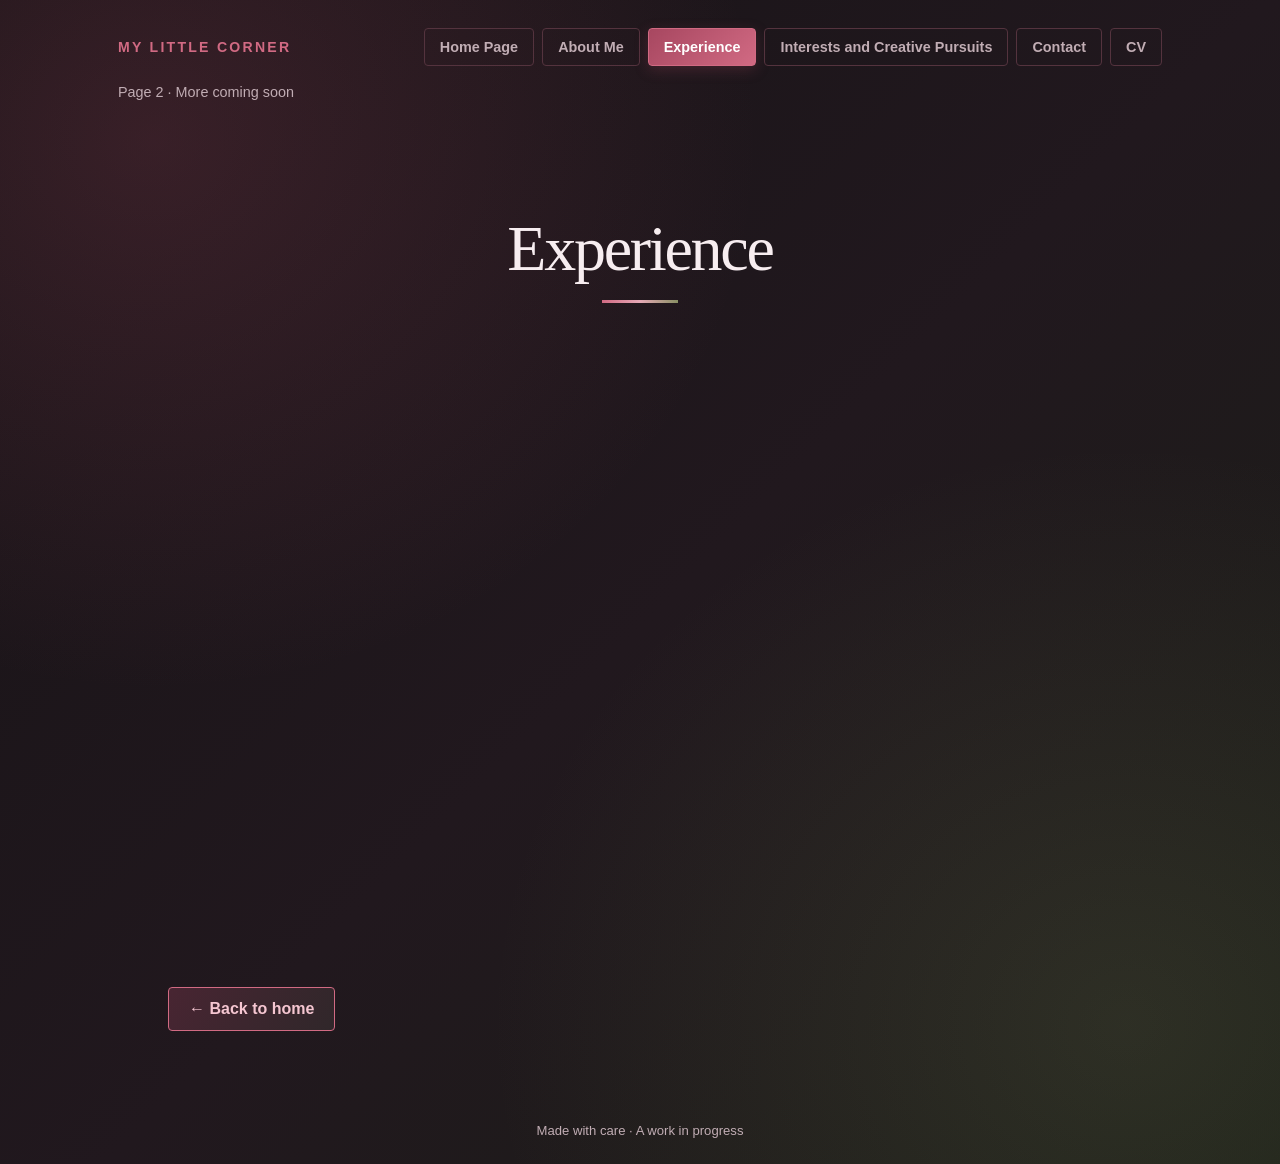
<file: Page2.html>
<!DOCTYPE html>
<!-- Declare this file as an HTML5 document. -->
<html lang="en">
<!-- Set the page language to English. -->
<head>
  <!-- Support standard text characters. -->
  <meta charset="UTF-8">
  <!-- Make the page responsive on mobile screens. -->
  <meta name="viewport" content="width=device-width, initial-scale=1.0">
  <!-- Describe this page briefly. -->
  <meta name="description" content="A placeholder section of my personal website.">
  <!-- Set the browser tab title for this section. -->
  <title>Page 2 | My Personal Website</title>

  <!-- Use the same internal CSS as the homepage to keep the design consistent. -->
  <style>

    
/* TOP NAVIGATION TABS */
header {
    display: flex;
    align-items: center;
    justify-content: space-between;
    gap: 20px;
    flex-wrap: wrap;
}

.page-tabs {
    display: flex;
    align-items: center;
    justify-content: flex-end;
    gap: 8px;
    flex-wrap: wrap;
    margin-left: auto;
}

.page-tabs a {
    display: inline-block;
    padding: 10px 15px;
    color: var(--muted);
    text-decoration: none;
    font-size: 0.9rem;
    font-weight: 600;
    border: 1px solid var(--line);
    border-radius: 4px;
    transition: background 0.2s ease,
                color 0.2s ease,
                border-color 0.2s ease;
}

.page-tabs a:hover {
    color: var(--ink);
    background: var(--panel);
    border-color: var(--rose);
}

/* Highlight the page currently being viewed */
.page-tabs a.active,
.page-tabs a[aria-current="page"] {
    color: #ffffff;
    background: linear-gradient(135deg, var(--burgundy), var(--rose));
    border-color: var(--rose);
    box-shadow: 0 4px 14px rgba(167, 71, 96, 0.25);
}

@media (max-width: 700px) {
    .page-tabs {
        justify-content: flex-start;
        width: 100%;
        margin-left: 0;
        gap: 6px;
    }

    .page-tabs a {
        padding: 8px 10px;
        font-size: 0.82rem;
    }
}

    /* Define reusable colour variables so the palette can be changed in one place. */
    :root {
      --burgundy: #a74760;      /* Main burgundy-rose colour for headings and accents. */
      --rose: #d16a83;           /* Brighter rose used in gradients and highlights. */
      --olive: #899064;          /* Muted olive green for secondary accents. */
      --olive-dark: #c0c79a;     /* Lighter olive for readable text on dark backgrounds. */
      --blush: #39252e;           /* Deep, pink-tinted surface colour for navigation links. */
      --background: #171316;      /* Main near-black background with a warm undertone. */
      --panel: #21191e;           /* Slightly lighter colour for the main content panel. */
      --ink: #f7edf0;             /* Soft off-white text colour for strong contrast. */
      --muted: #c1adb4;           /* Softer text colour for paragraphs and secondary details. */
      --line: #54333e;             /* Subtle burgundy border colour. */
    }

    /* Include padding and borders inside each element's declared width and height. */
    * {
      box-sizing: border-box;
    }

    /* Style the full page and place the footer below the main content. */
    body {
      margin: 0; /* Remove the browser's default outer margin. */
      min-height: 100vh; /* Make the page at least as tall as the browser window. */
      font-family: "Segoe UI", Arial, sans-serif; /* Use a clean, widely available sans-serif font. */
      color: var(--ink); /* Set the default text colour. */
      background:
        radial-gradient(ellipse at 12% 12%, rgba(167, 71, 96, .22), transparent 38%), /* Add a subtle burgundy glow in the top-left. */
        radial-gradient(ellipse at 88% 88%, rgba(137, 144, 100, .16), transparent 40%), /* Add a subtle olive glow in the bottom-right. */
        linear-gradient(135deg, #171316 0%, #21181e 52%, #1b1e17 100%); /* Blend the dark base colours together. */
      display: flex; /* Use flexbox to arrange the header, main section and footer vertically. */
      flex-direction: column; /* Stack the page sections from top to bottom. */
    }

    /* Keep the header aligned with the main content and space its items apart. */
    header {

      
      width: min(1100px, 100%); /* Limit the header width while allowing it to shrink on small screens. */
      margin: 0 auto; /* Centre the header horizontally. */
      padding: 28px; /* Add space around the header content. */
      display: flex; /* Place the brand and note on one row. */
      align-items: center; /* Align header items vertically. */
      justify-content: space-between; /* Push the brand and note to opposite sides. */
      gap: 18px; /* Leave space between header items if they wrap. */


      
    }

    /* Style the site name as a compact, letter-spaced wordmark. */
    .brand {
      color: var(--rose); /* Use the brighter rose colour for the brand. */
      font-size: .88rem; /* Keep the wordmark smaller than the main heading. */
      font-weight: 800; /* Make the wordmark bold. */
      letter-spacing: .16em; /* Spread the letters for a polished feel. */
      text-transform: uppercase; /* Display the brand in uppercase. */
      text-decoration: none; /* Remove the default link underline. */
    }

    /* Make the small header note less prominent than the brand. */
    .header-note {
      color: var(--muted); /* Use muted text for secondary information. */
      font-size: .9rem; /* Keep the note compact. */
    }

    /* Centre the main content and let it fill the space between header and footer. */
    main {
      width: min(1000px, 100%); /* Prevent the content from becoming too wide. */
      margin: auto; /* Centre the main section horizontally and use available vertical space. */
      padding: 54px 28px 72px; /* Add breathing room around the main panel. */
      flex: 1; /* Allow the main section to grow and push the footer down. */
      display: block; /* Use block to position the hero panel. */
      
    }

    /* Create the main content panel with straighter edges and restrained depth. */
    .hero {
      width: 100%; /* Let the panel use the available main-section width. */
      padding: clamp(32px, 7vw, 76px) clamp(20px, 5vw, 64px); /* Scale panel padding to the screen size. */
      text-align: center; /* Centre the welcome text and navigation. */
      border: 1px solid var(--line); /* Outline the panel with a subtle burgundy border. */
      border-radius: 8px; /* Use a small radius for a sharper, less button-like look. */
      background: linear-gradient(145deg, rgba(39, 27, 33, .96), rgba(29, 27, 25, .96)); /* Give the panel a very subtle dark gradient. */
      box-shadow: 0 22px 55px rgba(0, 0, 0, .28); /* Add depth without a bright or heavy glow. */
    }

    /* Style the small uppercase label above the main heading. */
    .eyebrow {
      margin: 0 0 18px; /* Separate the label from the heading below it. */
      color: var(--olive-dark); /* Use a pale olive accent for contrast on the dark panel. */
      font-size: .78rem; /* Keep the label small. */
      font-weight: 800; /* Make the label stand out. */
      letter-spacing: .2em; /* Spread out the label's letters. */
      text-transform: uppercase; /* Use uppercase for the label. */
    }

    /* Give the main heading an editorial serif style. */
    h1 {
      margin: 0; /* Remove default heading margins so spacing is controlled explicitly. */
      color: #f1b2c0; /* Use a soft rosy pink for the main heading. */
      font-family: Georgia, "Times New Roman", serif; /* Contrast the heading with the sans-serif body text. */
      font-size: clamp(2.7rem, 7vw, 5.1rem); /* Scale the heading across mobile and desktop. */
      font-weight: 500; /* Keep the heading elegant rather than overly heavy. */
      line-height: 1.05; /* Keep multi-line heading lines close together. */
      letter-spacing: -.045em; /* Slightly tighten the heading letters. */
    }

    /* Set a comfortable reading width and line spacing for the introduction. */
    .intro {
      max-width: 590px; /* Prevent paragraphs from stretching across the whole panel. */
      margin: 22px auto 0; /* Add space above and centre the paragraph. */
      color: var(--muted); /* Use muted text to keep the heading as the focal point. */
      font-size: clamp(1rem, 2vw, 1.12rem); /* Adjust text size slightly for different screens. */
      line-height: 1.8; /* Make the paragraph easy to read. */
    }

    /* Add a short gradient divider between the heading and body copy. */
    .accent-line {
      width: 66px; /* Set the divider's width. */
      height: 3px; /* Keep the divider slim and understated. */
      margin: 28px auto; /* Centre the divider and add vertical space around it. */
      border-radius: 2px; /* Soften only the divider's tiny corners. */
      background: linear-gradient(90deg, var(--rose), #e6a9b6, var(--olive)); /* Blend rose, blush and olive. */
    }

    /* Arrange the five navigation links in one row on wider screens. */
    .nav-grid {
      display: grid; /* Use CSS Grid for consistent navigation columns. */
      grid-template-columns: repeat(5, minmax(0, 1fr)); /* Create five equal-width columns. */
      gap: 12px; /* Add space between the links. */
      margin-top: 34px; /* Separate the links from the introduction. */
    }

    /* Make each navigation link feel like a flat, refined menu item rather than a pill button. */
    .nav-button {
      display: flex; /* Centre the label within each link. */
      min-height: 58px; /* Keep links large enough to click comfortably. */
      align-items: center; /* Centre link text vertically. */
      justify-content: center; /* Centre link text horizontally. */
      padding: 14px 12px; /* Add internal space around the label. */
      border: 1px solid #62404a; /* Outline each link with a muted burgundy border. */
      border-radius: 4px; /* Use nearly square corners for a sharper appearance. */
      background: linear-gradient(135deg, #38242d, #2b2528); /* Give the link a subtle dark burgundy gradient. */
      color: #f3c6d0; /* Use pale pink for link text. */
      font-size: .95rem; /* Keep link labels easy to read. */
      font-weight: 700; /* Make the link labels clear. */
      text-decoration: none; /* Remove the default underline. */
      box-shadow: 0 4px 12px rgba(0, 0, 0, .12); /* Add a very subtle shadow beneath each link. */
      transition: transform .2s ease, border-color .2s ease, background .2s ease; /* Animate hover changes smoothly. */
    }

    /* Give a navigation link a small lift and brighter outline when hovered. */
    .nav-button:hover {
      transform: translateY(-3px); /* Raise the link slightly on hover. */
      border-color: var(--rose); /* Highlight its border in rose. */
      background: linear-gradient(135deg, #4a2935, #343629); /* Shift the background toward burgundy and olive. */
    }

    /* Show a clear keyboard focus outline for accessibility. */
    .nav-button:focus-visible,
    .back-link:focus-visible {
      outline: 2px solid var(--olive-dark); /* Make keyboard focus visible. */
      outline-offset: 3px; /* Keep the outline slightly away from the element border. */
    }

    /* Style the return link on placeholder pages. */
    .back-link {
      display: inline-flex; /* Let the link size itself to its contents. */
      align-items: center; /* Centre the link label vertically. */
      justify-content: center; /* Centre the link label horizontally. */
      margin-top: 30px; /* Add space above the return link. */
      padding: 12px 20px; /* Give the link a comfortable clickable area. */
      border: 1px solid var(--rose); /* Use a rose outline instead of a filled pill. */
      border-radius: 4px; /* Keep the corners sharp and consistent with the navigation. */
      background: linear-gradient(120deg, #482532, #30272a); /* Use a subtle dark gradient. */
      color: #f5c6d1; /* Make the label readable against the dark background. */
      font-weight: 700; /* Emphasise the link label. */
      text-decoration: none; /* Remove the standard underline. */
      transition: transform .2s ease, border-color .2s ease; /* Smoothly animate hover effects. */
    }

    /* Add a restrained hover effect to the return link. */
    .back-link:hover {
      transform: translateY(-2px); /* Raise the link slightly. */
      border-color: var(--olive-dark); /* Change the outline to olive. */
    }

    /* Keep the footer small and visually secondary. */
    footer {
      padding: 20px 24px 26px; /* Add space around the footer text. */
      color: var(--muted); /* Use muted text so it doesn't compete with the page. */
      font-size: .82rem; /* Make the footer text smaller than body text. */
      text-align: center; /* Centre the footer message. */
    }

    /* Reflow the layout for tablets and mobile phones. */
    @media (max-width: 720px) {
      header {
        padding: 22px 20px; /* Reduce header padding on narrow screens. */
      }

      .header-note {
        display: none; /* Hide the secondary note to save horizontal space. */
      }

      main {
        padding: 34px 18px 48px; /* Reduce main spacing on narrow screens. */
      }

      .nav-grid {
        grid-template-columns: repeat(2, minmax(0, 1fr)); /* Display navigation links in two columns. */
      }

      .nav-button:last-child {
        grid-column: 1 / -1; /* Let the fifth link span both columns. */
      }
    }

    /* Reduce animation for visitors who prefer less motion in their system settings. */
    @media (prefers-reduced-motion: reduce) {
      *, *::before, *::after {
        transition-duration: .01ms !important; /* Make transitions effectively instant. */
      }
    }
    
    /* ==========================================
       EXPERIENCE SECTION — STACKED OBLONG CARDS
       ========================================== */

    /* Give the Experience section space above and below it. */
    .experience-section {
      margin-top: clamp(0.25rem, 1vw, 0,75rem);;
      padding: 30px 0 70px;
      scroll-margin-top: 30px;
    }

    /* Centre the Experience heading above the stack. */
    .experience-heading {
      margin: 0 0 14px;
      color: var(--pink);
      font-family: Georgia, "Times New Roman", serif;
      font-size: clamp(2.4rem, 5vw, 4rem);
      font-weight: 500;
      letter-spacing: -.035em;
      text-align: center;
    }

    /* Add a short gradient accent underneath the heading. */
    .experience-heading-line {
      width: 76px;
      height: 3px;
      margin: 0 auto 42px;
      background: linear-gradient(90deg, var(--rose), #e6a9b6, var(--olive));
    }

    /* Keep the stack centred and narrower than the full page. */
    .experience-list {
      display: flex;
      flex-direction: column;
      gap: 20px;
      width: min(820px, 100%);
      margin: 0 auto;
    }

    /* Style each experience as a clickable horizontal oblong. */
    .experience-card {
      display: flex;
      align-items: center;
      justify-content: space-between;
      gap: 20px;
      width: 100%;
      min-height: 92px;
      padding: 22px 30px;
      border: 1px solid rgba(209, 106, 131, .45);
      border-radius: 999px;
      background:
        linear-gradient(110deg, rgba(72, 37, 50, .94), rgba(37, 34, 33, .96));
      color: var(--ink);
      text-align: left;
      cursor: pointer;
      box-shadow:
        0 0 24px rgba(209, 106, 131, .08),
        inset 0 0 18px rgba(209, 106, 131, .025);
      transition:
        opacity .45s ease,
        transform .45s ease,
        border-color .25s ease,
        box-shadow .25s ease,
        background .25s ease;
    }

    /* Brighten and lift the oblong when a visitor points at it. */
    .experience-card:hover {
      transform: translateY(-3px);
      border-color: var(--pink);
      background:
        linear-gradient(110deg, rgba(91, 43, 60, .98), rgba(43, 42, 34, .98));
      box-shadow:
        0 0 30px rgba(209, 106, 131, .18),
        0 0 14px rgba(137, 144, 100, .08);
    }

    /* Make keyboard focus as visible as mouse hover. */
    .experience-card:focus-visible {
      outline: 2px solid var(--olive-light);
      outline-offset: 5px;
    }

    /* Keep the experience title and its small label together. */
    .experience-card-copy {
      display: flex;
      flex-direction: column;
      gap: 7px;
    }

    /* Make the dummy job or activity title easy to scan. */
    .experience-title {
      color: var(--pink);
      font-size: clamp(1rem, 2vw, 1.2rem);
      font-weight: 750;
      line-height: 1.3;
    }

    /* Use olive for the smaller invitation to open the card. */
    .experience-hint {
      color: var(--olive-light);
      font-size: .82rem;
      letter-spacing: .025em;
    }

    /* Add a small arrow at the right side of each oblong. */
    .experience-arrow {
      flex: 0 0 auto;
      color: var(--olive-light);
      font-size: 1.5rem;
      transition: transform .25s ease, color .25s ease;
    }

    /* Nudge the arrow right on hover to hint that the card opens. */
    .experience-card:hover .experience-arrow {
      color: var(--pink);
      transform: translateX(4px);
    }

    /* Cards begin slightly lower and transparent before entering view. */
    .experience-card.reveal-on-scroll {
      opacity: 0;
      transform: translateY(28px);
    }

    /* JavaScript adds this class when a card enters the viewport. */
    .experience-card.reveal-on-scroll.is-visible {
      opacity: 1;
      transform: translateY(0);
    }

    /* Fade cards out again when they leave the viewport. */
    .experience-card.reveal-on-scroll:not(.is-visible) {
      opacity: 0;
      transform: translateY(18px);
    }

    /* ==========================================
       EXPERIENCE DESCRIPTION POP-UP
       ========================================== */

    /* Cover the page with a dark, blurred overlay when a card opens. */
    .experience-modal-backdrop {
      position: fixed;
      z-index: 1000;
      inset: 0;
      display: grid;
      place-items: center;
      padding: 24px;
      background: rgba(10, 8, 10, .76);
      -webkit-backdrop-filter: blur(9px);
      backdrop-filter: blur(9px);
      opacity: 0;
      visibility: hidden;
      pointer-events: none;
      transition: opacity .3s ease, visibility .3s ease;
    }

    /* Reveal the backdrop when the pop-up is active. */
    .experience-modal-backdrop.is-open {
      opacity: 1;
      visibility: visible;
      pointer-events: auto;
    }

    /* Keep the description panel centred and smaller than the screen. */
    .experience-modal {
      position: relative;
      width: min(620px, 100%);
      max-height: min(78vh, 680px);
      overflow-y: auto;
      padding: clamp(30px, 6vw, 52px);
      border: 1px solid rgba(209, 106, 131, .65);
      border-radius: 18px;
      background:
        radial-gradient(ellipse at 12% 0%, rgba(167, 71, 96, .22), transparent 55%),
        linear-gradient(145deg, #2a1d24, #1c1b18);
      box-shadow:
        0 0 55px rgba(209, 106, 131, .19),
        0 24px 80px rgba(0, 0, 0, .45);
      transform: translateY(16px) scale(.985);
      transition: transform .3s ease;
    }

    /* Bring the panel gently into place when it opens. */
    .experience-modal-backdrop.is-open .experience-modal {
      transform: translateY(0) scale(1);
    }

    /* Position the close button in the panel's top-right corner. */
    .experience-modal-close {
      position: absolute;
      top: 12px;
      right: 16px;
      display: grid;
      place-items: center;
      width: 38px;
      height: 38px;
      padding: 0;
      border: 1px solid rgba(209, 106, 131, .4);
      border-radius: 50%;
      background: rgba(23, 19, 22, .7);
      color: var(--pink);
      font-size: 1.6rem;
      line-height: 1;
      cursor: pointer;
      transition: background .2s ease, transform .2s ease;
    }

    /* Give the close button clear hover feedback. */
    .experience-modal-close:hover {
      background: rgba(167, 71, 96, .35);
      transform: rotate(90deg);
    }

    /* Keep the close button accessible when navigating with a keyboard. */
    .experience-modal-close:focus-visible {
      outline: 2px solid var(--olive-light);
      outline-offset: 3px;
    }

    /* Style the small label above the selected experience title. */
    .experience-modal-kicker {
      margin: 0 0 14px;
      color: var(--olive-light);
      font-size: .76rem;
      font-weight: 800;
      letter-spacing: .2em;
      text-transform: uppercase;
    }

    /* Give the selected experience title a clear focal point. */
    .experience-modal-title {
      margin: 0 36px 22px 0;
      color: var(--pink);
      font-family: Georgia, "Times New Roman", serif;
      font-size: clamp(1.8rem, 4vw, 2.6rem);
      font-weight: 500;
      line-height: 1.15;
    }

    /* Make the experience summary comfortable to read. */
    .experience-modal-description {
      margin: 0;
      color: var(--muted);
      font-size: 1rem;
      line-height: 1.85;
      white-space: pre-line;
    }

    /* Stop the background page from scrolling while the panel is open. */
    body.experience-modal-open {
      overflow: hidden;
    }

    /* On small screens, make the cards less wide-looking and the panel compact. */
    @media (max-width: 520px) {
      .experience-section {
        margin-top: 76px;
        padding-bottom: 45px;
      }

      .experience-heading-line {
        margin-bottom: 30px;
      }

      .experience-list {
        gap: 14px;
      }

      .experience-card {
        min-height: 82px;
        padding: 18px 22px;
        border-radius: 28px;
      }

      .experience-modal-backdrop {
        padding: 16px;
      }

      .experience-modal {
        max-height: 82vh;
        padding: 34px 24px;
        border-radius: 14px;
      }
    }

    /* Keep the pop-up and card animations subtle for reduced-motion users. */
    @media (prefers-reduced-motion: reduce) {
      .experience-card,
      .experience-modal-backdrop,
      .experience-modal,
      .experience-arrow,
      .experience-modal-close {
        transition: none;
      }
    }
  </style>
</head>
<body>
  <!-- Repeat the shared header so every page feels part of the same website. -->
  <header>
    <!-- This link returns visitors to the homepage. -->
    <a class="brand" href="index.html">My Little Corner</a>
    <!-- Identify the current placeholder section. -->
    

    <nav class = "page-tabs" aria-label="Main nav">

       <!-- Navigation Tabs for movement between pages-->
      <a href = "index.html">Home Page</a>
      <a href = "Page1.html">About Me</a>
      <a href = "Page2.html" class = "active" aria-current = "page">Experience</a>
      <a href = "Page3.html">Interests and Creative Pursuits</a>
      <a href = "Page4.html">Contact</a>
      <a href = "Joanna_Martindale_CV.pdf" target = "_blank" rel = "noopener noreferrer">CV</a>
      <!--target="_blank" opens the cv in a separate tab and rel=...noreferrer adds a security and privac safeguard and href="CV..." points to file path of my CV-->


    </nav><span class="header-note">Page 2 · More coming soon</span>
  </header>

  <!-- Main content area for this section. -->
  <main>
    <!-- Reuse the hero panel style for a consistent layout. -->
     <!-- ==========================================
         EXPERIENCE SECTION
         Each button opens its own description panel.
         Replace these dummy titles and summaries later.
         ========================================== -->
    <section class="experience-section" id="experience" aria-labelledby="experience-heading">

      <!-- Centred title for the full Experience section. -->
      <h2 class="experience-heading" id="experience-heading">Experience</h2>

      <!-- Decorative gradient line beneath the heading. -->
      <div class="experience-heading-line" aria-hidden="true"></div>

      <!-- The five experience buttons form one vertical stack. -->
      <div class="experience-list">

        <!-- Experience 1: replace the title and summary with your own details. -->
        <button
          class="experience-card reveal-on-scroll"
          type="button"
          data-title="HET LFA Programme Participant"
          data-description="The HET's Lessons From Auschwitz Programme provides students with an in-depth education about the Holocaust, highlighting its contemporary importance, equipping one with the tools and power to stand against Holocaust Distortion and Denial as well as other acts of hate crime and discrimination today.

The project involves a series of seminars, written activities, a visit to the Auschwitz-Birkenau Memorial Museum and a final project to distribute the knowledge gained within your schools and local communities.

Awarded 3 ASDAN credits for project completion">
          <span class="experience-card-copy">
            <span class="experience-title">HET LFA Programme Participant</span>
            <span class="experience-hint">View experience</span>
          </span>
          <span class="experience-arrow" aria-hidden="true">↗</span>
        </button>

        <!-- Experience 2: a placeholder for a leadership or school role. -->
        <button
          class="experience-card reveal-on-scroll"
          type="button"
          data-title="CBRE: Work Experience in Facilities and Project Management"
          data-description="Completed a week of Work Experience with CBRE exploring the project management and Hard FM departments.

- Shadowed a project supervisor on a £4M project

- Gained knowledge on health and safety regulations and hazard mitigation strategies

- Completed a practice Method Statement and Risk Assessment review

- Completed a practice refurbishment plan

- Completed a site safety (housekeeping) check

- Shadowed a FM apprentice performing maintenance checks, explored BMS systems and completed personal study of how LTHW Boiler Systems and Air Handling Units function

- Visited head office and sat in on meetings, gaining further insight into the financial element of Project Management

- Observed firsthand how CBRE’s core RISE values manifest themselves in the workplace environment">
            <span class="experience-title">CBRE: Work Experience in Facilities and Project Management</span>
            <span class="experience-hint">View experience</span>
          </span>
          <span class="experience-arrow" aria-hidden="true">↗</span>
        </button>

        <!-- Experience 3: a placeholder for a computing or technical project. -->
        <button
          class="experience-card reveal-on-scroll"
          type="button"
          data-title="University of Oxford UNIQ Programme Participant"
          data-description= "Selected for the 'Engineering' undergraduate residential. Attended taster lectures, completed drone programming session, particpated in a taster tutorial with a problem sheet." ">
            <span class="experience-title">University of Oxford UNIQ Programme Participant</span>
            <span class="experience-hint">View experience</span>
          </span>
          <span class="experience-arrow" aria-hidden="true">↗</span>
        </button>

        <!-- Experience 4: a placeholder for a work placement. -->
        <button
          class="experience-card reveal-on-scroll"
          type="button"
          data-title="Student Teaching Assistant: GCSE French"
          data-description="My responsibilities include actively assisting in lessons (including providing one-to-one support) and producing revision PowerPoints and materials.">
          <span class="experience-card-copy">
            <span class="experience-title">Student Teaching Assistant: GCSE French</span>
            <span class="experience-hint">View experience</span>
          </span>
          <span class="experience-arrow" aria-hidden="true">↗</span>
        </button>

        <!-- Experience 5: a placeholder for volunteering or organising an event. -->
        <button
          class="experience-card reveal-on-scroll"
          type="button"
          data-title="Insight Day: Stemmettes x Quadrature STEAM Goals 25"
          data-description=" Led a team of 4 to design ‘PausePal’ (a portable public safety device and digital service for 
menopausal women) over 3 hours and pitch it to a judging panel of 5 including 3 Quadrature 
employees. 
• Developed skills in TinkerCAD and Canva to create a prototype and presentation, outlining our 
mission, the product’s key features and its scalability. 
• Divided tasks between members according to their expertise (creative design, growth strategy, and 
technical aspects) and supported younger members to shape their ideas into a practical proposal. ">
            <span class="experience-title">Insight Day: Stemmettes x Quadrature Steam Goals 25</span>
            <span class="experience-hint">View experience</span>
          </span>
          <span class="experience-arrow" aria-hidden="true">↗</span>
        </button>

      </div>
    </section>

    <div><!-- Provide a simple way to return to the website homepage. -->
        <a class="back-link" href="index.html">← Back to home</a></div>
    <!-- One reusable pop-up panel displays whichever experience is clicked. -->
    <div
      class="experience-modal-backdrop"
      id="experience-modal-backdrop"
      aria-hidden="true">

      <!-- The dialog is a separate, smaller panel centred over the dimmed page. -->
      <section
        class="experience-modal"
        id="experience-modal"
        role="dialog"
        aria-modal="true"
        aria-labelledby="experience-modal-title"
        aria-describedby="experience-modal-description">

        <!-- Close button in the upper-right corner of the description panel. -->
        <button
          class="experience-modal-close"
          id="experience-modal-close"
          type="button"
          aria-label="Close experience description">
          &times;
        </button>

        <!-- Small label above the selected experience title. -->
        <p class="experience-modal-kicker">Experience</p>

        <!-- JavaScript fills this heading with the selected card's title. -->
        <h3 class="experience-modal-title" id="experience-modal-title">Experience title</h3>

        <!-- JavaScript fills this paragraph with the selected card's summary. -->
        <p class="experience-modal-description" id="experience-modal-description"></p>

      </section>
    </div>
  </main>

  <!-- Keep the same footer on every page. -->
  <footer>Made with care · A work in progress</footer>
 <script>
 
 // ==========================================
    // EXPERIENCE CARDS: FADE IN AND OUT ON SCROLL
    // ==========================================

    // Select all five clickable experience cards.
    const experienceCards = document.querySelectorAll('.experience-card');

    // Check whether the browser supports observing elements as they scroll.
    if ('IntersectionObserver' in window) {

      // Watch cards as they enter and leave the visible part of the page.
      const experienceObserver = new IntersectionObserver(function (entries) {

        // Process each card whose visibility has changed.
        entries.forEach(function (entry) {

          // Add the visible class when a card enters the viewport.
          if (entry.isIntersecting) {
            entry.target.classList.add('is-visible');
          } else {

            // Remove the class when the card leaves the viewport,
            // allowing it to fade out and fade in again on re-entry.
            entry.target.classList.remove('is-visible');
          }
        });

      }, {
        threshold: 0.12, // Trigger when roughly 12% of a card is visible.
        rootMargin: '0px 0px -35px 0px' // Start the effect slightly inside the viewport.
      });

      // Start observing every experience card.
      experienceCards.forEach(function (card) {
        experienceObserver.observe(card);
      });

    } else {

      // Fallback for older browsers: show every card without scroll effects.
      experienceCards.forEach(function (card) {
        card.classList.add('is-visible');
      });
    }


    // ==========================================
    // EXPERIENCE DESCRIPTION POP-UP
    // ==========================================

    // Find the reusable background overlay and description panel.
    const modalBackdrop = document.getElementById('experience-modal-backdrop');
    const modal = document.getElementById('experience-modal');

    // Find the title, description and close button inside the panel.
    const modalTitle = document.getElementById('experience-modal-title');
    const modalDescription = document.getElementById('experience-modal-description');
    const modalCloseButton = document.getElementById('experience-modal-close');

    // Remember which card opened the panel so keyboard focus can return to it.
    let previouslyFocusedCard = null;

    // Open the description panel for the selected experience.
    function openExperience(card) {

      // Remember the clicked card for when the panel closes.
      previouslyFocusedCard = card;

      // Read the title and description directly from the clicked card.
      modalTitle.textContent = card.dataset.title;
      modalDescription.textContent = card.dataset.description;

      // Reveal the dimmed and blurred background overlay.
      modalBackdrop.classList.add('is-open');

      // Tell assistive technology that the overlay is now visible.
      modalBackdrop.setAttribute('aria-hidden', 'false');

      // Prevent the page behind the panel from scrolling.
      document.body.classList.add('experience-modal-open');

      // Move keyboard focus to the close button for accessibility.
      modalCloseButton.focus();
    }

    // Close the panel and return the visitor to the experience stack.
    function closeExperience() {

      // Do nothing if the panel is already closed.
      if (!modalBackdrop.classList.contains('is-open')) {
        return;
      }

      // Hide the overlay and start its fade-out transition.
      modalBackdrop.classList.remove('is-open');

      // Mark the hidden overlay as unavailable to assistive technology.
      modalBackdrop.setAttribute('aria-hidden', 'true');

      // Restore scrolling on the page.
      document.body.classList.remove('experience-modal-open');

      // Return keyboard focus to the card that opened the panel.
      if (previouslyFocusedCard) {
        previouslyFocusedCard.focus();
      }
    }

    // Open the matching description whenever an experience card is clicked.
    experienceCards.forEach(function (card) {
      card.addEventListener('click', function () {
        openExperience(card);
      });
    });

    // Close the panel when the visitor clicks the X button.
    modalCloseButton.addEventListener('click', closeExperience);

    // Also close the panel when the visitor clicks the dimmed area outside it.
    modalBackdrop.addEventListener('click', function (event) {

      // Only close when the backdrop itself was clicked, not the panel.
      if (event.target === modalBackdrop) {
        closeExperience();
      }
    });

    // Allow Escape to close the description panel.
    document.addEventListener('keydown', function (event) {

      // Only respond to Escape while the panel is open.
      if (
        event.key === 'Escape' &&
        modalBackdrop.classList.contains('is-open')
      ) {
        closeExperience();
      }
    });
  </script>

</body>
</html>
</file>
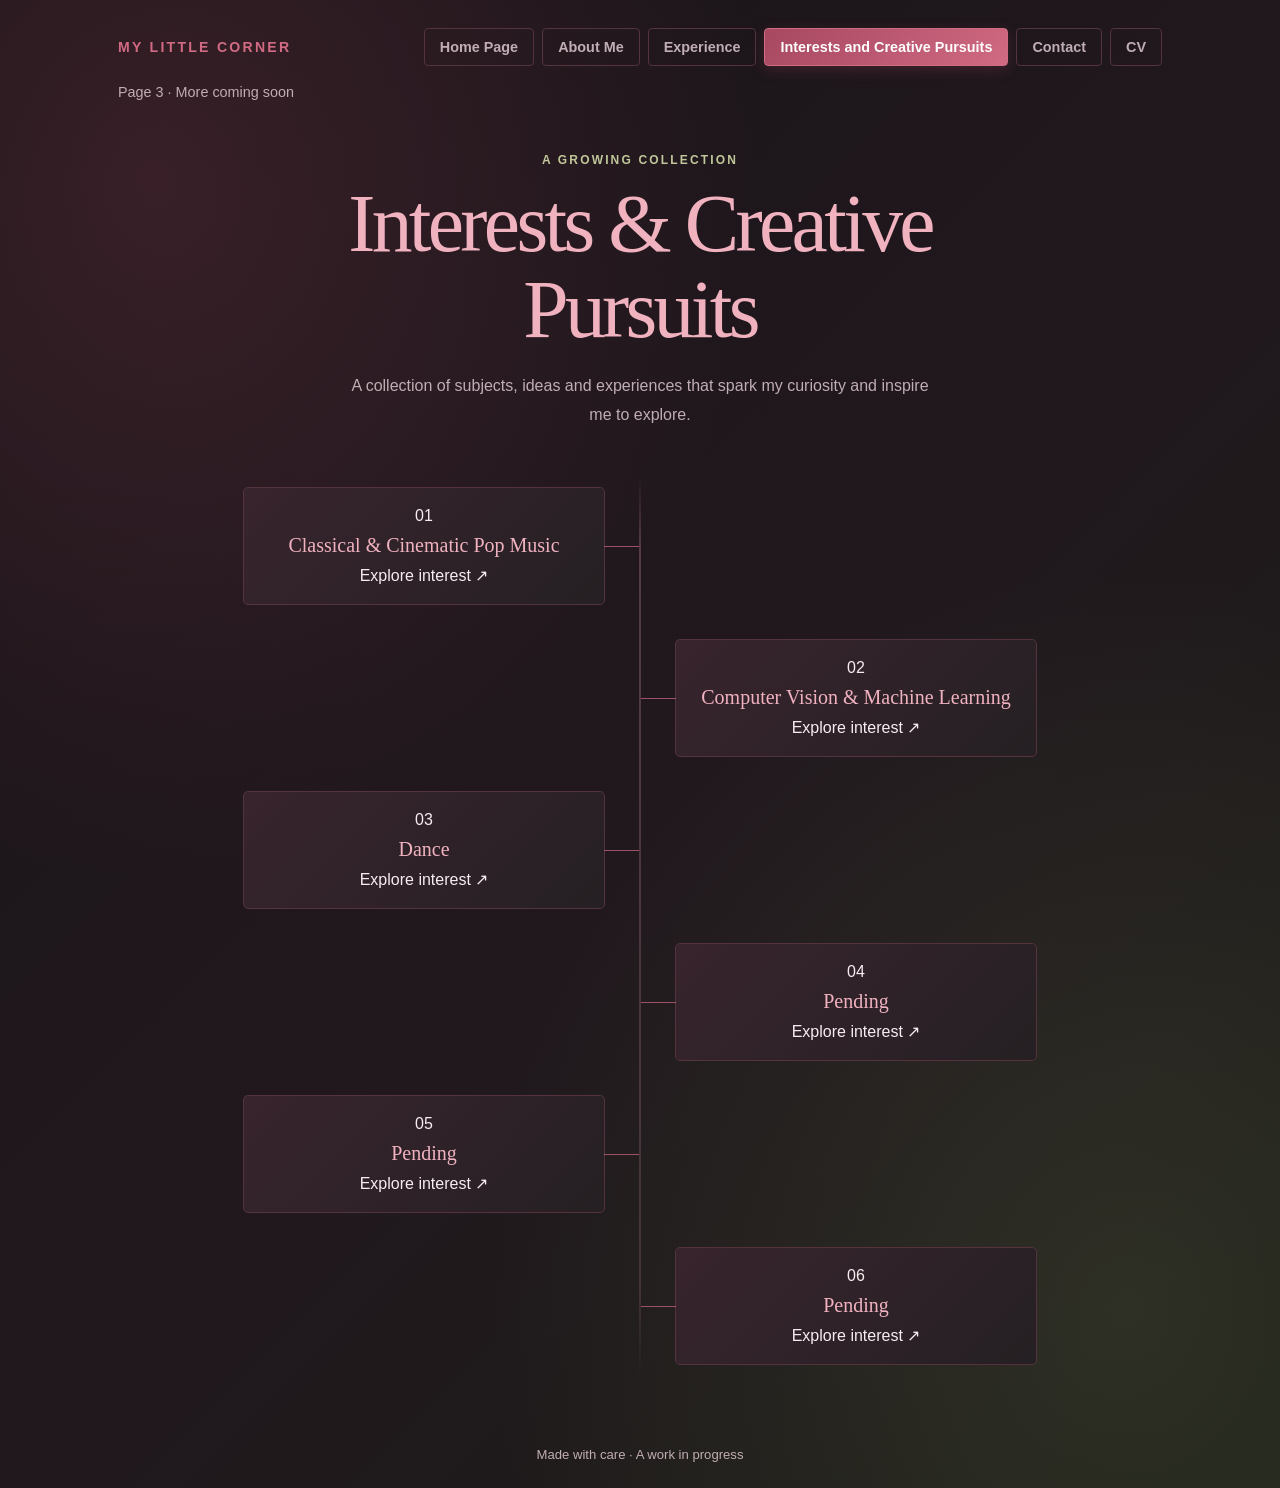
<file: Page3.html>
<!DOCTYPE html>
<!-- Declare this file as an HTML5 document. -->
<html lang="en">
<!-- Set the page language to English. -->
<head>
  <!-- Support standard text characters. -->
  <meta charset="UTF-8">
  <!-- Make the page responsive on mobile screens. -->
  <meta name="viewport" content="width=device-width, initial-scale=1.0">
  <!-- Describe this page briefly. -->
  <meta name="description" content="A placeholder section of my personal website.">
  <!-- Set the browser tab title for this section. -->
  <title>Page 3 | My Personal Website</title>

  <!-- Use the same internal CSS as the homepage to keep the design consistent. -->
  <style>

    
/* ==========================================
   INTERESTS PAGE LAYOUT
=========================================== */
.interests-page {
    display: block; /* Overrides the general main grid layout. */
    width: 100%;
    max-width: 850px;
    margin: 0 auto;
    padding: 10px 28px 50px;
    flex: 1;
}

/* Centre the introduction above the tree. */
.interests-intro {
    width: min(850px, 100%);
    margin: 25px auto 35px;
    padding: 0 28px;
    text-align: center;
}

/* Style the small uppercase labels. */
.section-eyebrow {
    margin: 0 0 14px;
    color: var(--olive-dark);
    font-size: 0.75rem;
    font-weight: 800;
    letter-spacing: 0.18em;
    text-transform: uppercase;
}

/* Style the introductory paragraph. */
.interests-intro > p:last-child {
    max-width: 590px;
    margin: 20px auto 0;
    color: var(--muted);
    font-size: 1rem;
    line-height: 1.8;
}

/* ==========================================
   TREE STEM AND CARD ARRANGEMENT
=========================================== */
.interest-tree {
    position: relative; /* Anchors the central stem and branch lines. */
    display: flex;
    flex-direction: column;
    gap: clamp(22px, 3vw, 34px);
    padding: 12px 0;
}

/* Draw the delicate vertical stem behind the cards. */
.interest-tree::before {
    content: "";
    position: absolute;
    top: 0;
    bottom: 0;
    left: 50%;
    width: 1px;
    transform: translateX(-50%);
    background: linear-gradient(
        to bottom,
        transparent,
        rgba(183, 123, 139, 0.7) 8%,
        rgba(183, 123, 139, 0.45) 90%,
        transparent
    );
}


/* Style each clickable interest card and keep its text within the leaf. */
.interest-card {
    box-sizing: border-box;
    position: relative;
    z-index: 1;

    /* Arrange the number, interest name and hint vertically. */
    display: flex;
    flex-direction: column;
    align-items: center;
    justify-content: center;
    gap: 7px;

    /* Keep the card responsive and allow its height to grow if needed. */
    width: calc(50% - 35px);
    min-width: 0;
    min-height: 105px;
    padding: 19px 22px;

    /* Preserve the existing leaf appearance. */
    border: 1px solid var(--line);
    border-radius: 5px;
    background: linear-gradient(135deg, #38242d, #252023);
    color: var(--ink);
    font: inherit;
    text-align: center;
    cursor: pointer;

    /* Prevent long words from extending outside the card. */
    overflow-wrap: anywhere;
    white-space: normal;

    /* Animate hover changes smoothly. */
    transition: transform 0.2s ease, border-color 0.2s ease;
}

/* Allow long interest names to wrap onto multiple lines. */
.interest-name {
    display: block;
    width: 100%;
    min-width: 0;
    color: #f1b2c0;
    font-family: Georgia, "Times New Roman", serif;
    font-size: clamp(1rem, 2vw, 1.25rem);
    line-height: 1.35;
    overflow-wrap: anywhere;
    white-space: normal;
}

/* Alternate cards between the left and right sides of the central stem. */
.interest-card.left {
    align-self: flex-start;
}

.interest-card.right {
    align-self: flex-end;
}

/* Draw a delicate horizontal branch from each left-hand card. */
.interest-card.left::after {
    content: "";
    position: absolute;
    top: 50%;
    left: 100%;
    width: 35px;
    height: 1px;
    background: rgba(209, 106, 131, 0.7);
}

/* Draw a delicate horizontal branch from each right-hand card. */
.interest-card.right::before {
    content: "";
    position: absolute;
    top: 50%;
    right: 100%;
    width: 35px;
    height: 1px;
    background: rgba(209, 106, 131, 0.7);
}

/* Keep the branch lines visible behind the cards. */
.interest-card.left,
.interest-card.right {
    z-index: 1;
}

 
/* Highlight interest cards when hovered over or selected with a keyboard. */
.interest-card:hover,
.interest-card:focus-visible {
    transform: translateY(-3px);
    border-color: var(--rose);
    box-shadow: 0 8px 25px rgba(167, 71, 96, 0.2);
}

/* Make keyboard focus clearly visible for accessibility. */
.interest-card:focus-visible {
    outline: 2px solid var(--olive-dark);
    outline-offset: 3px;
}
   


/* ==========================================
   DIMMED BACKGROUND OVERLAY
=========================================== */
.interest-overlay {
    position: fixed;
    inset: 0;
    z-index: 1000;
    display: flex;
    align-items: center;
    justify-content: center;
    padding: 24px;
    background: rgba(12, 9, 11, 0.75);
    backdrop-filter: blur(7px);
    -webkit-backdrop-filter: blur(7px);
    opacity: 0;
    visibility: hidden;
    pointer-events: none;
    transition: opacity 0.25s ease, visibility 0.25s ease;
}

/* JavaScript adds this class to show the overlay. */
.interest-overlay.is-open {
    opacity: 1;
    visibility: visible;
    pointer-events: auto;
}

/* ==========================================
   CENTRED FLOATING DESCRIPTION PANEL
=========================================== */
.interest-modal {
    position: relative;
    width: min(100%, 600px);
    max-height: 82vh;
    overflow-y: auto;
    padding: clamp(28px, 5vw, 46px);
    border: 1px solid rgba(209, 106, 131, 0.5);
    border-radius: 8px;
    background: linear-gradient(145deg, #2b1c24, #1d191c);
    box-shadow: 0 24px 80px rgba(0, 0, 0, 0.45);
    transform: translateY(12px) scale(0.98);
    transition: transform 0.25s ease;
}

/* Animate the panel into view. */
.interest-overlay.is-open .interest-modal {
    transform: translateY(0) scale(1);
}

/* Position the close button in the upper-right corner. */
.interest-close {
    position: absolute;
    top: 12px;
    right: 16px;
    border: 0;
    background: transparent;
    color: var(--muted);
    font-size: 2rem;
    cursor: pointer;
}

.interest-close:hover,
.interest-close:focus-visible {
    color: var(--rose);
}

/* Style the selected interest's heading. */
.interest-modal h2 {
    margin: 0;
    padding-right: 20px;
    color: #f1b2c0;
    font-family: Georgia, "Times New Roman", serif;
    font-size: clamp(1.8rem, 5vw, 2.5rem);
    font-weight: 500;
    line-height: 1.2;
}

/* Add a decorative divider below the title. */
.modal-divider {
    width: 58px;
    height: 2px;
    margin: 22px 0 26px;
    background: linear-gradient(90deg, var(--rose), var(--olive));
}

/* Style the description headings. */
.interest-modal h3 {
    margin: 24px 0 9px;
    color: var(--olive-dark);
    font-size: 0.88rem;
    font-weight: 700;
}

/* Style the description text without changing its content. */
.interest-modal p:not(.section-eyebrow) {
    color: var(--muted);
    font-size: 0.98rem;
    line-height: 1.85;
}

/* ==========================================
   RESPONSIVE MOBILE LAYOUT
=========================================== */
@media (max-width: 600px) {
    .interests-page {
        padding: 8px 22px 42px;
    }

    /* Move the central stem closer to the left edge. */
    .interest-tree::before {
        left: 8px;
    }

    /* Stack every card along the right side of the stem. */
    .interest-card,
    .interest-card.left,
    .interest-card.right {
        align-self: flex-end;
        width: calc(100% - 28px);
        min-height: 96px;
    }

   
    
    /* On mobile, all cards sit to the right of the stem.
       Keep each short branch connected to the central line. */
    .interest-card.left::after,
    .interest-card.right::before {
        left: auto;
        right: 100%;
        width: 20px;
    }



    .interest-overlay {
        padding: 14px;
    }

    .interest-modal {
        max-height: 88vh;
        padding: 32px 23px;
    }
}

/* Respect the visitor's reduced-motion preference. */
@media (prefers-reduced-motion: reduce) {
    .interest-card,
    .interest-overlay,
    .interest-modal {
        transition: none;
    }
}

/* ==========================================
   CENTRAL STEM
   Creates a fine vertical line behind the
   interest cards to suggest a branching tree.
   The line is decorative, not a literal tree.
=========================================== */


    
    
/* TOP NAVIGATION TABS */
header {
    display: flex;
    align-items: center;
    justify-content: space-between;
    gap: 20px;
    flex-wrap: wrap;
}

.page-tabs {
    display: flex;
    align-items: center;
    justify-content: flex-end;
    gap: 8px;
    flex-wrap: wrap;
    margin-left: auto;
}

.page-tabs a {
    display: inline-block;
    padding: 10px 15px;
    color: var(--muted);
    text-decoration: none;
    font-size: 0.9rem;
    font-weight: 600;
    border: 1px solid var(--line);
    border-radius: 4px;
    transition: background 0.2s ease,
                color 0.2s ease,
                border-color 0.2s ease;
}

.page-tabs a:hover {
    color: var(--ink);
    background: var(--panel);
    border-color: var(--rose);
}

/* Highlight the page currently being viewed */
.page-tabs a.active,
.page-tabs a[aria-current="page"] {
    color: #ffffff;
    background: linear-gradient(135deg, var(--burgundy), var(--rose));
    border-color: var(--rose);
    box-shadow: 0 4px 14px rgba(167, 71, 96, 0.25);
}

@media (max-width: 700px) {
    .page-tabs {
        justify-content: flex-start;
        width: 100%;
        margin-left: 0;
        gap: 6px;
    }

    .page-tabs a {
        padding: 8px 10px;
        font-size: 0.82rem;
    }
}

    /* Define reusable colour variables so the palette can be changed in one place. */
    :root {
      --burgundy: #a74760;      /* Main burgundy-rose colour for headings and accents. */
      --rose: #d16a83;           /* Brighter rose used in gradients and highlights. */
      --olive: #899064;          /* Muted olive green for secondary accents. */
      --olive-dark: #c0c79a;     /* Lighter olive for readable text on dark backgrounds. */
      --blush: #39252e;           /* Deep, pink-tinted surface colour for navigation links. */
      --background: #171316;      /* Main near-black background with a warm undertone. */
      --panel: #21191e;           /* Slightly lighter colour for the main content panel. */
      --ink: #f7edf0;             /* Soft off-white text colour for strong contrast. */
      --muted: #c1adb4;           /* Softer text colour for paragraphs and secondary details. */
      --line: #54333e;             /* Subtle burgundy border colour. */
    }

    /* Include padding and borders inside each element's declared width and height. */
    * {
      box-sizing: border-box;
    }

    /* Style the full page and place the footer below the main content. */
    body {
      margin: 0; /* Remove the browser's default outer margin. */
      min-height: 100vh; /* Make the page at least as tall as the browser window. */
      font-family: "Segoe UI", Arial, sans-serif; /* Use a clean, widely available sans-serif font. */
      color: var(--ink); /* Set the default text colour. */
      background:
        radial-gradient(ellipse at 12% 12%, rgba(167, 71, 96, .22), transparent 38%), /* Add a subtle burgundy glow in the top-left. */
        radial-gradient(ellipse at 88% 88%, rgba(137, 144, 100, .16), transparent 40%), /* Add a subtle olive glow in the bottom-right. */
        linear-gradient(135deg, #171316 0%, #21181e 52%, #1b1e17 100%); /* Blend the dark base colours together. */
      display: flex; /* Use flexbox to arrange the header, main section and footer vertically. */
      flex-direction: column; /* Stack the page sections from top to bottom. */
    }

    /* Keep the header aligned with the main content and space its items apart. */
    header {
      width: min(1100px, 100%); /* Limit the header width while allowing it to shrink on small screens. */
      margin: 0 auto; /* Centre the header horizontally. */
      padding: 28px; /* Add space around the header content. */
      display: flex; /* Place the brand and note on one row. */
      align-items: center; /* Align header items vertically. */
      justify-content: space-between; /* Push the brand and note to opposite sides. */
      gap: 18px; /* Leave space between header items if they wrap. */
    }

    /* Style the site name as a compact, letter-spaced wordmark. */
    .brand {
      color: var(--rose); /* Use the brighter rose colour for the brand. */
      font-size: .88rem; /* Keep the wordmark smaller than the main heading. */
      font-weight: 800; /* Make the wordmark bold. */
      letter-spacing: .16em; /* Spread the letters for a polished feel. */
      text-transform: uppercase; /* Display the brand in uppercase. */
      text-decoration: none; /* Remove the default link underline. */
    }

    /* Make the small header note less prominent than the brand. */
    .header-note {
      color: var(--muted); /* Use muted text for secondary information. */
      font-size: .9rem; /* Keep the note compact. */
    }

    /* Centre the main content and let it fill the space between header and footer. */
    main {
      width: min(1000px, 100%); /* Prevent the content from becoming too wide. */
      margin: auto; /* Centre the main section horizontally and use available vertical space. */
      padding: 54px 28px 72px; /* Add breathing room around the main panel. */
      flex: 1; /* Allow the main section to grow and push the footer down. */
      display: grid; /* Use grid to position the hero panel. */
      place-items: center; /* Centre the hero panel horizontally and vertically. */
    }

    /* Create the main content panel with straighter edges and restrained depth. */
    .hero {
      width: 100%; /* Let the panel use the available main-section width. */
      padding: clamp(32px, 7vw, 76px) clamp(20px, 5vw, 64px); /* Scale panel padding to the screen size. */
      text-align: center; /* Centre the welcome text and navigation. */
      border: 1px solid var(--line); /* Outline the panel with a subtle burgundy border. */
      border-radius: 8px; /* Use a small radius for a sharper, less button-like look. */
      background: linear-gradient(145deg, rgba(39, 27, 33, .96), rgba(29, 27, 25, .96)); /* Give the panel a very subtle dark gradient. */
      box-shadow: 0 22px 55px rgba(0, 0, 0, .28); /* Add depth without a bright or heavy glow. */
    }

    /* Style the small uppercase label above the main heading. */
    .eyebrow {
      margin: 0 0 18px; /* Separate the label from the heading below it. */
      color: var(--olive-dark); /* Use a pale olive accent for contrast on the dark panel. */
      font-size: .78rem; /* Keep the label small. */
      font-weight: 800; /* Make the label stand out. */
      letter-spacing: .2em; /* Spread out the label's letters. */
      text-transform: uppercase; /* Use uppercase for the label. */
    }

    /* Give the main heading an editorial serif style. */
    h1 {
      margin: 0; /* Remove default heading margins so spacing is controlled explicitly. */
      color: #f1b2c0; /* Use a soft rosy pink for the main heading. */
      font-family: Georgia, "Times New Roman", serif; /* Contrast the heading with the sans-serif body text. */
      font-size: clamp(2.7rem, 7vw, 5.1rem); /* Scale the heading across mobile and desktop. */
      font-weight: 500; /* Keep the heading elegant rather than overly heavy. */
      line-height: 1.05; /* Keep multi-line heading lines close together. */
      letter-spacing: -.045em; /* Slightly tighten the heading letters. */
    }

    /* Set a comfortable reading width and line spacing for the introduction. */
    .intro {
      max-width: 590px; /* Prevent paragraphs from stretching across the whole panel. */
      margin: 22px auto 0; /* Add space above and centre the paragraph. */
      color: var(--muted); /* Use muted text to keep the heading as the focal point. */
      font-size: clamp(1rem, 2vw, 1.12rem); /* Adjust text size slightly for different screens. */
      line-height: 1.8; /* Make the paragraph easy to read. */
    }

    /* Add a short gradient divider between the heading and body copy. */
    .accent-line {
      width: 66px; /* Set the divider's width. */
      height: 3px; /* Keep the divider slim and understated. */
      margin: 28px auto; /* Centre the divider and add vertical space around it. */
      border-radius: 2px; /* Soften only the divider's tiny corners. */
      background: linear-gradient(90deg, var(--rose), #e6a9b6, var(--olive)); /* Blend rose, blush and olive. */
    }

    /* Arrange the five navigation links in one row on wider screens. */
    .nav-grid {
      display: grid; /* Use CSS Grid for consistent navigation columns. */
      grid-template-columns: repeat(5, minmax(0, 1fr)); /* Create five equal-width columns. */
      gap: 12px; /* Add space between the links. */
      margin-top: 34px; /* Separate the links from the introduction. */
    }

    /* Make each navigation link feel like a flat, refined menu item rather than a pill button. */
    .nav-button {
      display: flex; /* Centre the label within each link. */
      min-height: 58px; /* Keep links large enough to click comfortably. */
      align-items: center; /* Centre link text vertically. */
      justify-content: center; /* Centre link text horizontally. */
      padding: 14px 12px; /* Add internal space around the label. */
      border: 1px solid #62404a; /* Outline each link with a muted burgundy border. */
      border-radius: 4px; /* Use nearly square corners for a sharper appearance. */
      background: linear-gradient(135deg, #38242d, #2b2528); /* Give the link a subtle dark burgundy gradient. */
      color: #f3c6d0; /* Use pale pink for link text. */
      font-size: .95rem; /* Keep link labels easy to read. */
      font-weight: 700; /* Make the link labels clear. */
      text-decoration: none; /* Remove the default underline. */
      box-shadow: 0 4px 12px rgba(0, 0, 0, .12); /* Add a very subtle shadow beneath each link. */
      transition: transform .2s ease, border-color .2s ease, background .2s ease; /* Animate hover changes smoothly. */
    }

    /* Give a navigation link a small lift and brighter outline when hovered. */
    .nav-button:hover {
      transform: translateY(-3px); /* Raise the link slightly on hover. */
      border-color: var(--rose); /* Highlight its border in rose. */
      background: linear-gradient(135deg, #4a2935, #343629); /* Shift the background toward burgundy and olive. */
    }

    /* Show a clear keyboard focus outline for accessibility. */
    .nav-button:focus-visible,
    .back-link:focus-visible {
      outline: 2px solid var(--olive-dark); /* Make keyboard focus visible. */
      outline-offset: 3px; /* Keep the outline slightly away from the element border. */
    }

    /* Style the return link on placeholder pages. */
    .back-link {
      display: inline-flex; /* Let the link size itself to its contents. */
      align-items: center; /* Centre the link label vertically. */
      justify-content: center; /* Centre the link label horizontally. */
      margin-top: 30px; /* Add space above the return link. */
      padding: 12px 20px; /* Give the link a comfortable clickable area. */
      border: 1px solid var(--rose); /* Use a rose outline instead of a filled pill. */
      border-radius: 4px; /* Keep the corners sharp and consistent with the navigation. */
      background: linear-gradient(120deg, #482532, #30272a); /* Use a subtle dark gradient. */
      color: #f5c6d1; /* Make the label readable against the dark background. */
      font-weight: 700; /* Emphasise the link label. */
      text-decoration: none; /* Remove the standard underline. */
      transition: transform .2s ease, border-color .2s ease; /* Smoothly animate hover effects. */
    }

    /* Add a restrained hover effect to the return link. */
    .back-link:hover {
      transform: translateY(-2px); /* Raise the link slightly. */
      border-color: var(--olive-dark); /* Change the outline to olive. */
    }

    /* Keep the footer small and visually secondary. */
    footer {
      padding: 20px 24px 26px; /* Add space around the footer text. */
      color: var(--muted); /* Use muted text so it doesn't compete with the page. */
      font-size: .82rem; /* Make the footer text smaller than body text. */
      text-align: center; /* Centre the footer message. */
    }

    /* Reflow the layout for tablets and mobile phones. */
    @media (max-width: 720px) {
      header {
        padding: 22px 20px; /* Reduce header padding on narrow screens. */
      }

      .header-note {
        display: none; /* Hide the secondary note to save horizontal space. */
      }

      main {
        padding: 34px 18px 48px; /* Reduce main spacing on narrow screens. */
      }

      .nav-grid {
        grid-template-columns: repeat(2, minmax(0, 1fr)); /* Display navigation links in two columns. */
      }

      .nav-button:last-child {
        grid-column: 1 / -1; /* Let the fifth link span both columns. */
      }
    }

    /* Reduce animation for visitors who prefer less motion in their system settings. */
    @media (prefers-reduced-motion: reduce) {
      *, *::before, *::after {
        transition-duration: .01ms !important; /* Make transitions effectively instant. */
      }
    }

  </style>
</head>
<body>
  <!-- Repeat the shared header so every page feels part of the same website. -->
  <header>
    <!-- This link returns visitors to the homepage. -->
    <a class="brand" href="index.html">My Little Corner</a>
    <!-- Identify the current placeholder section. -->
  
  
    <nav class = "page-tabs" aria-label="Main nav">

       <!-- Navigation Tabs for movement between pages-->
      <a href = "index.html">Home Page</a>
      <a href = "Page1.html">About Me</a>
      <a href = "Page2.html">Experience</a>
      <a href = "Page3.html" class = "active" aria-current = "page">Interests and Creative Pursuits</a>
      <a href = "Page4.html">Contact</a>
      <a href = "Joanna_Martindale_CV.pdf" target = "_blank" rel = "noopener noreferrer">CV</a>
      <!--target="_blank" opens the cv in a separate tab and rel=...noreferrer adds a security and privac safeguard and href="CV..." points to file path of my CV-->


    </nav>
      <span class="header-note">Page 3 · More coming soon</span>
  </header>

  <!-- Main content area for this section. -->
  <!-- ==========================================
     INTERESTS PAGE INTRODUCTION
     Displays the page heading and a short
     introduction above the branching layout.
=========================================== -->
<section class="interests-intro">

    <!-- Small decorative label above the heading. -->
    <p class="section-eyebrow">A GROWING COLLECTION</p>

    <!-- Main heading for the interests page. -->
    <h1>Interests & Creative Pursuits</h1>

    <!-- Brief explanation of what the page contains. -->
    <p>
        A collection of subjects, ideas and experiences
        that spark my curiosity and inspire me to explore.
    </p>

</section>

<!-- ==========================================
     INTEREST TREE
     Displays six clickable interests arranged
     alternately on either side of a central stem.
=========================================== -->
<main class="interests-page">

    <!-- Holds all six interest cards. -->
    <section class="interest-tree" aria-label="My interests">

        <!-- Interest 1: Classical and Cinematic Pop Music -->
        <button type="button" class="interest-card left" data-interest="music">
            <span class="interest-number">01</span>
            <span class="interest-name"> Classical &amp; Cinematic Pop Music</span>
            <span class="interest-hint">Explore interest ↗</span>
        </button>

        <!-- Interest 2: Computer Vision &amp; Machine Learning -->
        <button type="button" class="interest-card right" data-interest="computing">
            <span class="interest-number">02</span>
            <span class="interest-name">Computer Vision &amp; Machine Learning</span>
            <span class="interest-hint">Explore interest ↗</span>
        </button>

        <!-- Interest 3: Dance -->
        <button type="button" class="interest-card left" data-interest="dance">
            <span class="interest-number">03</span>
            <span class="interest-name">Dance</span>
            <span class="interest-hint">Explore interest ↗</span>
        </button>

        <!-- Interest 4: Pending -->
        <button type="button" class="interest-card right" data-interest="pending">
            <span class="interest-number">04</span>
            <span class="interest-name">Pending</span>
            <span class="interest-hint">Explore interest ↗</span>
        </button>

        <!-- Interest 5:  Pending -->
        <button type="button" class="interest-card left" data-interest="pending">
            <span class="interest-number">05</span>
            <span class="interest-name">Pending</span>
            <span class="interest-hint">Explore interest ↗</span>
        </button>

        <!-- Interest 6: Pending -->
        <button type="button" class="interest-card right" data-interest="pending">
            <span class="interest-number">06</span>
            <span class="interest-name">Pending</span>
            <span class="interest-hint">Explore interest ↗</span>
        </button>

    </section>
</main>

<!-- ==========================================
     FLOATING INTEREST DESCRIPTION
     JavaScript fills this panel when a card
     is clicked. The overlay dims the background.
=========================================== -->
<div class="interest-overlay" id="interestOverlay" aria-hidden="true">

    <!-- The centred description panel. -->
    <section class="interest-modal"
             role="dialog"
             aria-modal="true"
             aria-labelledby="modalTitle">

        <!-- Closes the description panel. -->
        <button type="button"
                class="interest-close"
                id="closeInterest"
                aria-label="Close description">&times;</button>

        <!-- Small decorative label. -->
        <p class="section-eyebrow">A CLOSER LOOK</p>

        <!-- JavaScript inserts the selected interest's title here. -->
        <h2 id="modalTitle">Interest</h2>

        <!-- Decorative line beneath the title. -->
        <div class="modal-divider"></div>

        <!-- First description section. -->
        <h3>Why I like it / what fascinates me</h3>
        <p id="modalWhy"></p>

        <!-- Second description section. -->
        <h3>How I am exploring it</h3>
        <p id="modalHow"></p>

    </section>
</div>

  <!-- Keep the same footer on every page. -->
  <footer>Made with care · A work in progress</footer>


<!-- ==========================================
     INTERESTS PAGE JAVASCRIPT
     Controls the interest descriptions and
     the floating modal on Page3.html.
=========================================== -->
<script>

/* ==========================================
   1. INTEREST DETAILS
   Stores the title and two descriptions for
   each interest. The keys (music, computing,
   etc.) must match the data-interest attributes
   on the corresponding HTML interest cards.
=========================================== */
const interestDetails = {

    // Details displayed when the Music interest is selected.
    music: {
        title: "Classical and Cinematic Pop Music",
        // Explains why this interest is fascinating.
        why: "I love how music can move people to feel emotions. I specifically enjoy the classical and cinematic genres because of how heavily they draw from a composers experience, large variaions in style and how dramatic they sound. ",
        // Explains how this interest is being explored.
        how: "I love playing the piano and improvising dramatic arrangements for them. Recently pieces I have arranged for piano are JVKE's 'Her', Andrew Lloyd Webber's 'Memory' and I hope to arrange a version of Faouzia's'Unethical'"
    },

    // Details displayed when the Computer Vision and Machine Larning interest is selected.
    computing: {
        title: "Computer Vision & Macine Learning",
        why: "I find it interesting that machines are able to collect, process and analyse raw data from the environment to make conclusions about things that (seemingly) only a human would have been able to do. My interest was sparked after watching a Veritasium video about the Micro Mouse Competition",
        how: "Mostly through watching videos, but I do want to try a practical project soon"
    },

    // Details displayed when the Dance interest is selected.
    dance: {
        title: "Dance",
        why: "I've always enjoyed dance having done ballet, tap and gymnastics between the ages of 6-16. I love how dance is used in musical theatre, I enjoy when jazz is implemented. I saw a clip of Brotherhood Dance Crew performing at the IDL and it 'awakened' my interest and elevated my appreciation for different dance styles and also admiration of individuals who train to have so much control over their bodies and movements. ",
        how: "Binge watching Brotherhood's sets every few days - they're just so good! Favourite Sets = I Want You Back, Bebothood, Sisterhood, Toxic, and Cowboyhood"
    },

    // Details displayed when the Pending interest is selected.
    pending: {
        title: "Pending",
        why: "Joanna is exploring, next time you come you might see something!",
        how: "One day..."
    },

    // Details displayed when the Pending interest is selected.
    pending: {
        title: "Pending",
        why: "Joanna is exploring, next time you come you might see something!",
        how: "Something interesting is going to pop up here!"
    },

    // Details displayed when the Pending interest is selected.
    pending: {
        title: "Pending",
        why: "Joanna is exploring, next time you come you might see something!",
        how: "This spot is reserved for something really fascinating"
    }
};


/* ==========================================
   2. CONNECT TO THE HTML ELEMENTS
   Finds the modal, its close button and the
   elements where the selected interest's
   title and descriptions will appear.
=========================================== */

// The full-screen overlay behind the floating description box.
const overlay = document.getElementById("interestOverlay");

// The button that closes the description box.
const closeButton = document.getElementById("closeInterest");

// The heading that displays the selected interest's title.
const modalTitle = document.getElementById("modalTitle");

// The paragraph that displays why the interest is fascinating.
const modalWhy = document.getElementById("modalWhy");

// The paragraph that displays how the interest is being explored.
const modalHow = document.getElementById("modalHow");

// Remembers which element was focused before the modal opened.
// This allows keyboard focus to return to that element when closed.
let previousFocus = null;


/* ==========================================
   3. OPEN AN INTEREST DESCRIPTION
   Receives the selected interest's key and
   displays its information in the modal.
=========================================== */
function openInterest(key) {

    // Retrieve the details that match the selected interest key.
    const interest = interestDetails[key];

    // Stop the function if no matching interest was found.
    if (!interest) return;

    // Remember the currently focused element, usually the clicked card.
    previousFocus = document.activeElement;

    // Update the modal heading and both description paragraphs.
    // textContent inserts plain text rather than interpreting HTML.
    modalTitle.textContent = interest.title;
    modalWhy.textContent = interest.why;
    modalHow.textContent = interest.how;

    // Add the CSS class that makes the modal visible.
    overlay.classList.add("is-open");

    // Update the accessibility attribute to indicate that
    // the overlay is now visible to assistive technologies.
    overlay.setAttribute("aria-hidden", "false");

    // Prevent the page behind the modal from scrolling while it is open.
    document.body.style.overflow = "hidden";

    // Move keyboard focus to the close button for easier navigation.
    closeButton.focus();
}


/* ==========================================
   4. CLOSE THE INTEREST DESCRIPTION
   Hides the modal, restores page scrolling
   and returns keyboard focus to the previous
   element when possible.
=========================================== */
function closeInterest() {

    // Remove the CSS class that makes the modal visible.
    overlay.classList.remove("is-open");

    // Mark the hidden overlay as unavailable to assistive technologies.
    overlay.setAttribute("aria-hidden", "true");

    // Restore the page's normal scrolling behaviour.
    document.body.style.overflow = "";

    // Return focus to the element that was selected before the modal opened.
    if (previousFocus) {
        previousFocus.focus();
    }
}


/* ==========================================
   5. HANDLE INTEREST CARD CLICKS
   Finds every element with the interest-card
   class and adds a click listener to it.
=========================================== */
document.querySelectorAll(".interest-card").forEach(card => {

    // Run this function whenever the current card is clicked.
    card.addEventListener("click", () => {

        // Read the card's data-interest attribute.
        // For example, data-interest="design" passes the key "design".
        // That key is used to retrieve the correct description above.
        openInterest(card.dataset.interest);
    });
});


/* ==========================================
   6. HANDLE THE CLOSE BUTTON
   Closes the modal when the user clicks
   the × button inside the description box.
=========================================== */
closeButton.addEventListener("click", closeInterest);


/* ==========================================
   7. CLOSE WHEN CLICKING OUTSIDE THE BOX
   Clicking the darkened overlay closes the
   modal. Clicking inside the description box
   does not trigger this behaviour.
=========================================== */
overlay.addEventListener("click", event => {

    // event.target is the exact element that received the click.
    // Only close when that element is the overlay itself.
    if (event.target === overlay) {
        closeInterest();
    }
});


/* ==========================================
   8. CLOSE USING THE ESCAPE KEY
   Allows keyboard users to close the modal
   without needing to click the close button.
=========================================== */
document.addEventListener("keydown", event => {

    // Check that the pressed key is Escape and that
    // the modal is currently open before closing it.
    if (
        event.key === "Escape" &&
        overlay.classList.contains("is-open")
    ) {
        closeInterest();
    }
});

</script>

  
</body>
</html>
</file>
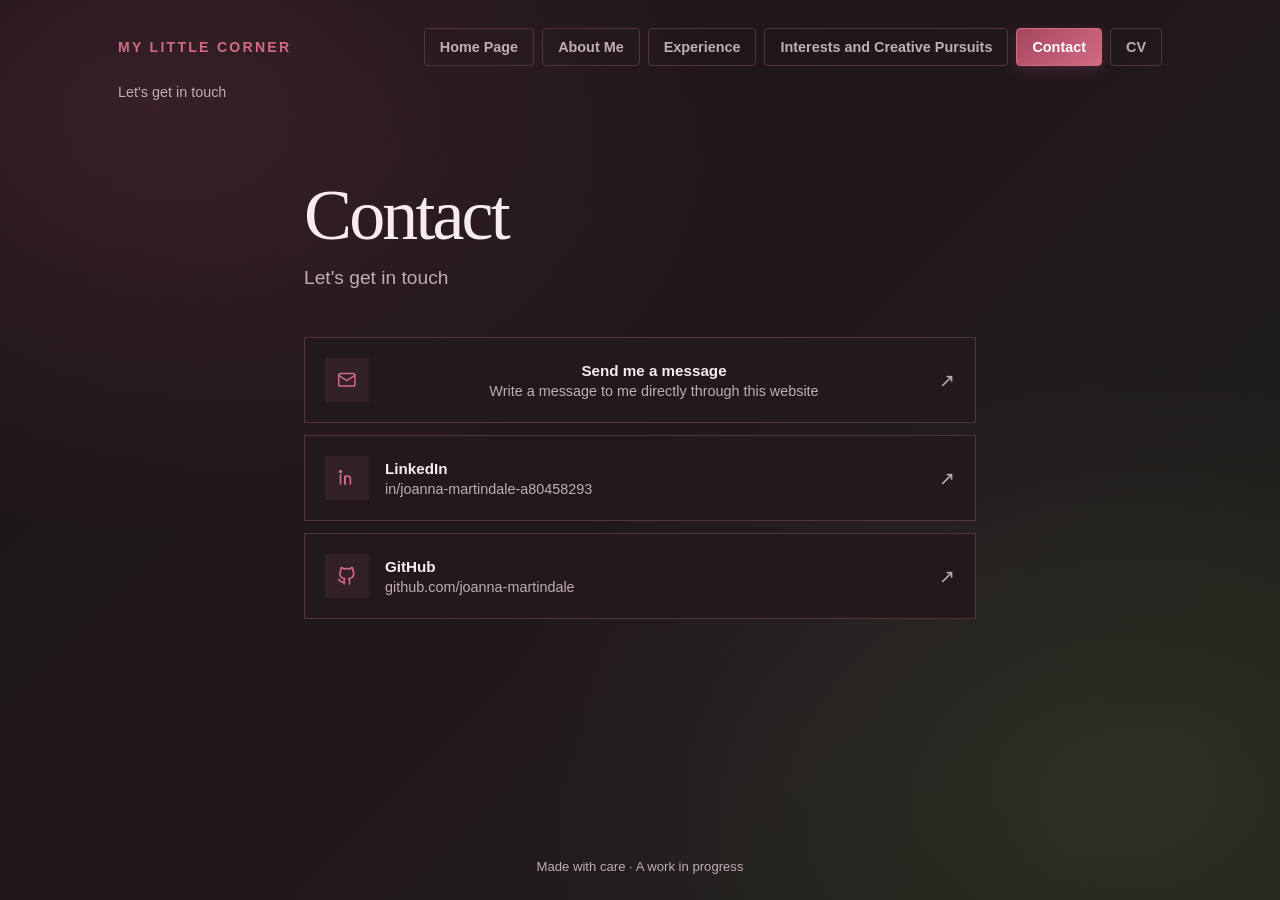
<file: Page4.html>
<!DOCTYPE html>
<!-- Declare this file as an HTML5 document. -->
<html lang="en">
<!-- Set the page language to English. -->
<head>
  <!-- Support standard text characters. -->
  <meta charset="UTF-8">
  <!-- Make the page responsive on mobile screens. -->
  <meta name="viewport" content="width=device-width, initial-scale=1.0">
  <!-- Describe this page briefly. -->
  <meta name="description" content="A placeholder section of my personal website.">
  <!-- Set the browser tab title for this section. -->
  <title>Page 4 | My Personal Website</title>

  <!-- Use the same internal CSS as the homepage to keep the design consistent. -->
  <style>

/* CONTACT PAGE */

.contact-page {
    width: 100%;
    max-width: 90rem;
    margin-inline: auto;
    padding: clamp(1rem, 4vw, 3rem);
    box-sizing: border-box;
}

.contact-section {
    width: min(100%, 42rem);
    margin-inline: auto;
    margin-top: clamp(0.25rem, 1vw, 0.75rem);
}

.contact-section h1 {
    margin: 0;
    color: var(--ink, #f8edf0);
    font-size: clamp(2.5rem, 6vw, 4.5rem);
    line-height: 1.1;
    letter-spacing: -0.04em;
}

.contact-subtitle {
    margin: 0.75rem 0 clamp(2rem, 5vw, 3rem);
    color: var(--muted, #c5afb7);
    font-size: clamp(1rem, 2vw, 1.2rem);
}

.contact-links {
    display: flex;
    flex-direction: column;
    gap: 0.75rem;
}

.contact-link {
    display: flex;
    align-items: center;
    gap: 1rem;
    min-width: 0;
    padding: clamp(0.9rem, 2.5vw, 1.25rem);
    color: var(--ink, #f8edf0);
    text-decoration: none;
    border: 1px solid var(--line, rgba(255,255,255,0.12));
    background: var(--panel, rgba(255,255,255,0.025));
    transition: border-color 0.2s ease,
                background 0.2s ease,
                transform 0.2s ease;
}

.contact-link:hover {
    border-color: var(--rose, #c46a83);
    background: rgba(196, 106, 131, 0.08);
    transform: translateY(-2px);
}

    
/* FLOATING MESSAGE FORM */

/* Cover the page with a dark, translucent overlay when the form opens. */
.message-overlay {
    position: fixed;
    inset: 0;
    z-index: 1000;
    display: grid;
    place-items: center;
    padding: 1rem;
    background: rgba(10, 7, 9, 0.78);
    backdrop-filter: blur(6px);
}

/* Keep the form hidden when its hidden attribute is present. */
.message-overlay[hidden] {
    display: none;
}

/* Style the floating form panel. */
.message-panel {
    width: min(100%, 34rem);
    max-height: 90vh;
    overflow-y: auto;
    padding: clamp(1.25rem, 4vw, 2rem);
    color: var(--ink);
    background: linear-gradient(145deg, #2b1d25, #21191e);
    border: 1px solid var(--line);
    border-radius: 10px;
    box-shadow: 0 24px 70px rgba(0, 0, 0, 0.45);
}

/* Align the heading and close button. */
.message-form-header {
    display: flex;
    align-items: flex-start;
    justify-content: space-between;
    gap: 1rem;
    margin-bottom: 1.5rem;
}

/* Style the small heading above the title. */
.message-form-eyebrow {
    margin: 0 0 0.5rem;
    color: var(--olive-dark);
    font-size: 0.75rem;
    font-weight: 700;
    letter-spacing: 0.16em;
}

/* Style the form title. */
.message-form-header h2 {
    margin: 0;
    color: #f1b2c0;
    font-family: Georgia, "Times New Roman", serif;
    font-size: clamp(1.7rem, 5vw, 2.3rem);
    font-weight: 500;
}

/* Style the short introduction. */
.message-form-intro {
    margin: 0.5rem 0 0;
    color: var(--muted);
}

/* Style the close button. */
.message-close {
    flex-shrink: 0;
    width: 2.5rem;
    height: 2.5rem;
    color: var(--ink);
    background: transparent;
    border: 1px solid var(--line);
    border-radius: 4px;
    font-size: 1.7rem;
    line-height: 1;
    cursor: pointer;
}

/* Highlight the close button when hovered. */
.message-close:hover {
    color: var(--rose);
    border-color: var(--rose);
}

/* Stack the form labels, fields and button vertically. */
#contactMessageForm {
    display: flex;
    flex-direction: column;
    gap: 0.65rem;
}

/* Style the form labels. */
#contactMessageForm label {
    margin-top: 0.45rem;
    color: var(--ink);
    font-size: 0.9rem;
    font-weight: 600;
}

/* Style the text fields and message box. */
#contactMessageForm input,
#contactMessageForm textarea {
    width: 100%;
    padding: 0.85rem 1rem;
    color: var(--ink);
    background: rgba(0, 0, 0, 0.2);
    border: 1px solid var(--line);
    border-radius: 4px;
    font: inherit;
}

/* Make the message box resizable vertically. */
#contactMessageForm textarea {
    resize: vertical;
    min-height: 8rem;
}

/* Highlight a field when the visitor selects it. */
#contactMessageForm input:focus,
#contactMessageForm textarea:focus {
    outline: 2px solid var(--rose);
    outline-offset: 2px;
    border-color: var(--rose);
}

/* Style placeholder text. */
#contactMessageForm input::placeholder,
#contactMessageForm textarea::placeholder {
    color: #aa929b;
}

/* Style the send button. */
.message-send-button {
    margin-top: 0.75rem;
    padding: 0.95rem 1rem;
    color: #ffffff;
    background: linear-gradient(135deg, var(--burgundy), var(--rose));
    border: 1px solid var(--rose);
    border-radius: 4px;
    font: inherit;
    font-weight: 700;
    cursor: pointer;
    transition: filter 0.2s ease, transform 0.2s ease;
}

/* Give the send button a subtle hover effect. */
.message-send-button:hover {
    filter: brightness(1.12);
    transform: translateY(-1px);
}

/* Make keyboard focus visible. */
.message-close:focus-visible,
.message-send-button:focus-visible {
    outline: 2px solid var(--olive-dark);
    outline-offset: 3px;
}

/* Keep the form comfortable to use on small screens. */
@media (max-width: 30rem) {
    .message-panel {
        padding: 1.15rem;
    }
}


.contact-icon {
    display: grid;
    place-items: center;
    flex-shrink: 0;
    width: 2.75rem;
    aspect-ratio: 1;
    color: var(--rose, #c46a83);
    background: rgba(196, 106, 131, 0.1);
}

.contact-icon svg {
    width: 1.35rem;
    height: 1.35rem;
    fill: none;
    stroke: currentColor;
    stroke-width: 1.7;
    stroke-linecap: round;
    stroke-linejoin: round;
}

.linkedin-icon svg,
.github-icon svg {
    stroke-width: 1.8;
}

.contact-details {
    display: flex;
    flex-direction: column;
    gap: 0.25rem;
    min-width: 0;
    flex: 1;
}

.contact-label {
    font-size: 0.95rem;
    font-weight: 600;
}

.contact-value {
    color: var(--muted, #c5afb7);
    font-size: clamp(0.78rem, 2vw, 0.9rem);
    overflow-wrap: anywhere;
}

.contact-arrow {
    color: var(--muted, #c5afb7);
    font-size: 1.2rem;
    transition: color 0.2s ease, transform 0.2s ease;
}

.contact-link:hover .contact-arrow {
    color: var(--rose, #c46a83);
    transform: translate(2px, -2px);
}

@media (max-width: 30rem) {
    .contact-link {
        gap: 0.75rem;
    }

    .contact-icon {
        width: 2.4rem;
    }
}

@media (prefers-reduced-motion: reduce) {
    .contact-link,
    .contact-arrow {
        transition: none;
    }

    .contact-link:hover,
    .contact-link:hover .contact-arrow {
        transform: none;
    }
}

    
/* TOP NAVIGATION TABS */
header {
    display: flex;
    align-items: center;
    justify-content: space-between;
    gap: 20px;
    flex-wrap: wrap;
}

.page-tabs {
    display: flex;
    align-items: center;
    justify-content: flex-end;
    gap: 8px;
    flex-wrap: wrap;
    margin-left: auto;
}

.page-tabs a {
    display: inline-block;
    padding: 10px 15px;
    color: var(--muted);
    text-decoration: none;
    font-size: 0.9rem;
    font-weight: 600;
    border: 1px solid var(--line);
    border-radius: 4px;
    transition: background 0.2s ease,
                color 0.2s ease,
                border-color 0.2s ease;
}

.page-tabs a:hover {
    color: var(--ink);
    background: var(--panel);
    border-color: var(--rose);
}

/* Highlight the page currently being viewed */
.page-tabs a.active,
.page-tabs a[aria-current="page"] {
    color: #ffffff;
    background: linear-gradient(135deg, var(--burgundy), var(--rose));
    border-color: var(--rose);
    box-shadow: 0 4px 14px rgba(167, 71, 96, 0.25);
}

@media (max-width: 700px) {
    .page-tabs {
        justify-content: flex-start;
        width: 100%;
        margin-left: 0;
        gap: 6px;
    }

    .page-tabs a {
        padding: 8px 10px;
        font-size: 0.82rem;
    }
}

    /* Define reusable colour variables so the palette can be changed in one place. */
    :root {
      --burgundy: #a74760;      /* Main burgundy-rose colour for headings and accents. */
      --rose: #d16a83;           /* Brighter rose used in gradients and highlights. */
      --olive: #899064;          /* Muted olive green for secondary accents. */
      --olive-dark: #c0c79a;     /* Lighter olive for readable text on dark backgrounds. */
      --blush: #39252e;           /* Deep, pink-tinted surface colour for navigation links. */
      --background: #171316;      /* Main near-black background with a warm undertone. */
      --panel: #21191e;           /* Slightly lighter colour for the main content panel. */
      --ink: #f7edf0;             /* Soft off-white text colour for strong contrast. */
      --muted: #c1adb4;           /* Softer text colour for paragraphs and secondary details. */
      --line: #54333e;             /* Subtle burgundy border colour. */
    }

    /* Include padding and borders inside each element's declared width and height. */
    * {
      box-sizing: border-box;
    }

    /* Style the full page and place the footer below the main content. */
    body {
      margin: 0; /* Remove the browser's default outer margin. */
      min-height: 100vh; /* Make the page at least as tall as the browser window. */
      font-family: "Segoe UI", Arial, sans-serif; /* Use a clean, widely available sans-serif font. */
      color: var(--ink); /* Set the default text colour. */
      background:
        radial-gradient(ellipse at 12% 12%, rgba(167, 71, 96, .22), transparent 38%), /* Add a subtle burgundy glow in the top-left. */
        radial-gradient(ellipse at 88% 88%, rgba(137, 144, 100, .16), transparent 40%), /* Add a subtle olive glow in the bottom-right. */
        linear-gradient(135deg, #171316 0%, #21181e 52%, #1b1e17 100%); /* Blend the dark base colours together. */
      display: flex; /* Use flexbox to arrange the header, main section and footer vertically. */
      flex-direction: column; /* Stack the page sections from top to bottom. */
    }

    /* Keep the header aligned with the main content and space its items apart. */
    header {
      width: min(1100px, 100%); /* Limit the header width while allowing it to shrink on small screens. */
      margin: 0 auto; /* Centre the header horizontally. */
      padding: 28px; /* Add space around the header content. */
      display: flex; /* Place the brand and note on one row. */
      align-items: center; /* Align header items vertically. */
      justify-content: space-between; /* Push the brand and note to opposite sides. */
      gap: 18px; /* Leave space between header items if they wrap. */
    }

    /* Style the site name as a compact, letter-spaced wordmark. */
    .brand {
      color: var(--rose); /* Use the brighter rose colour for the brand. */
      font-size: .88rem; /* Keep the wordmark smaller than the main heading. */
      font-weight: 800; /* Make the wordmark bold. */
      letter-spacing: .16em; /* Spread the letters for a polished feel. */
      text-transform: uppercase; /* Display the brand in uppercase. */
      text-decoration: none; /* Remove the default link underline. */
    }

    /* Make the small header note less prominent than the brand. */
    .header-note {
      color: var(--muted); /* Use muted text for secondary information. */
      font-size: .9rem; /* Keep the note compact. */
    }

    /* Centre the main content and let it fill the space between header and footer. */
    main {
      width: min(1000px, 100%); /* Prevent the content from becoming too wide. */
      margin: auto; /* Centre the main section horizontally and use available vertical space. */
      padding: 54px 28px 72px; /* Add breathing room around the main panel. */
      flex: 1; /* Allow the main section to grow and push the footer down. */
      display: grid; /* Use grid to position the hero panel. */
      place-items: center; /* Centre the hero panel horizontally and vertically. */
    }

    /* Create the main content panel with straighter edges and restrained depth. */
    .hero {
      width: 100%; /* Let the panel use the available main-section width. */
      padding: clamp(32px, 7vw, 76px) clamp(20px, 5vw, 64px); /* Scale panel padding to the screen size. */
      text-align: center; /* Centre the welcome text and navigation. */
      border: 1px solid var(--line); /* Outline the panel with a subtle burgundy border. */
      border-radius: 8px; /* Use a small radius for a sharper, less button-like look. */
      background: linear-gradient(145deg, rgba(39, 27, 33, .96), rgba(29, 27, 25, .96)); /* Give the panel a very subtle dark gradient. */
      box-shadow: 0 22px 55px rgba(0, 0, 0, .28); /* Add depth without a bright or heavy glow. */
    }

    /* Style the small uppercase label above the main heading. */
    .eyebrow {
      margin: 0 0 18px; /* Separate the label from the heading below it. */
      color: var(--olive-dark); /* Use a pale olive accent for contrast on the dark panel. */
      font-size: .78rem; /* Keep the label small. */
      font-weight: 800; /* Make the label stand out. */
      letter-spacing: .2em; /* Spread out the label's letters. */
      text-transform: uppercase; /* Use uppercase for the label. */
    }

    /* Give the main heading an editorial serif style. */
    h1 {
      margin: 0; /* Remove default heading margins so spacing is controlled explicitly. */
      color: #f1b2c0; /* Use a soft rosy pink for the main heading. */
      font-family: Georgia, "Times New Roman", serif; /* Contrast the heading with the sans-serif body text. */
      font-size: clamp(2.7rem, 7vw, 5.1rem); /* Scale the heading across mobile and desktop. */
      font-weight: 500; /* Keep the heading elegant rather than overly heavy. */
      line-height: 1.05; /* Keep multi-line heading lines close together. */
      letter-spacing: -.045em; /* Slightly tighten the heading letters. */
    }

    /* Set a comfortable reading width and line spacing for the introduction. */
    .intro {
      max-width: 590px; /* Prevent paragraphs from stretching across the whole panel. */
      margin: 22px auto 0; /* Add space above and centre the paragraph. */
      color: var(--muted); /* Use muted text to keep the heading as the focal point. */
      font-size: clamp(1rem, 2vw, 1.12rem); /* Adjust text size slightly for different screens. */
      line-height: 1.8; /* Make the paragraph easy to read. */
    }

    /* Add a short gradient divider between the heading and body copy. */
    .accent-line {
      width: 66px; /* Set the divider's width. */
      height: 3px; /* Keep the divider slim and understated. */
      margin: 28px auto; /* Centre the divider and add vertical space around it. */
      border-radius: 2px; /* Soften only the divider's tiny corners. */
      background: linear-gradient(90deg, var(--rose), #e6a9b6, var(--olive)); /* Blend rose, blush and olive. */
    }

    /* Arrange the five navigation links in one row on wider screens. */
    .nav-grid {
      display: grid; /* Use CSS Grid for consistent navigation columns. */
      grid-template-columns: repeat(5, minmax(0, 1fr)); /* Create five equal-width columns. */
      gap: 12px; /* Add space between the links. */
      margin-top: 34px; /* Separate the links from the introduction. */
    }

    /* Make each navigation link feel like a flat, refined menu item rather than a pill button. */
    .nav-button {
      display: flex; /* Centre the label within each link. */
      min-height: 58px; /* Keep links large enough to click comfortably. */
      align-items: center; /* Centre link text vertically. */
      justify-content: center; /* Centre link text horizontally. */
      padding: 14px 12px; /* Add internal space around the label. */
      border: 1px solid #62404a; /* Outline each link with a muted burgundy border. */
      border-radius: 4px; /* Use nearly square corners for a sharper appearance. */
      background: linear-gradient(135deg, #38242d, #2b2528); /* Give the link a subtle dark burgundy gradient. */
      color: #f3c6d0; /* Use pale pink for link text. */
      font-size: .95rem; /* Keep link labels easy to read. */
      font-weight: 700; /* Make the link labels clear. */
      text-decoration: none; /* Remove the default underline. */
      box-shadow: 0 4px 12px rgba(0, 0, 0, .12); /* Add a very subtle shadow beneath each link. */
      transition: transform .2s ease, border-color .2s ease, background .2s ease; /* Animate hover changes smoothly. */
    }

    /* Give a navigation link a small lift and brighter outline when hovered. */
    .nav-button:hover {
      transform: translateY(-3px); /* Raise the link slightly on hover. */
      border-color: var(--rose); /* Highlight its border in rose. */
      background: linear-gradient(135deg, #4a2935, #343629); /* Shift the background toward burgundy and olive. */
    }

    /* Show a clear keyboard focus outline for accessibility. */
    .nav-button:focus-visible,
    .back-link:focus-visible {
      outline: 2px solid var(--olive-dark); /* Make keyboard focus visible. */
      outline-offset: 3px; /* Keep the outline slightly away from the element border. */
    }

    /* Style the return link on placeholder pages. */
    .back-link {
      display: inline-flex; /* Let the link size itself to its contents. */
      align-items: center; /* Centre the link label vertically. */
      justify-content: center; /* Centre the link label horizontally. */
      margin-top: 30px; /* Add space above the return link. */
      padding: 12px 20px; /* Give the link a comfortable clickable area. */
      border: 1px solid var(--rose); /* Use a rose outline instead of a filled pill. */
      border-radius: 4px; /* Keep the corners sharp and consistent with the navigation. */
      background: linear-gradient(120deg, #482532, #30272a); /* Use a subtle dark gradient. */
      color: #f5c6d1; /* Make the label readable against the dark background. */
      font-weight: 700; /* Emphasise the link label. */
      text-decoration: none; /* Remove the standard underline. */
      transition: transform .2s ease, border-color .2s ease; /* Smoothly animate hover effects. */
    }

    /* Add a restrained hover effect to the return link. */
    .back-link:hover {
      transform: translateY(-2px); /* Raise the link slightly. */
      border-color: var(--olive-dark); /* Change the outline to olive. */
    }

    /* Keep the footer small and visually secondary. */
    footer {
      padding: 20px 24px 26px; /* Add space around the footer text. */
      color: var(--muted); /* Use muted text so it doesn't compete with the page. */
      font-size: .82rem; /* Make the footer text smaller than body text. */
      text-align: center; /* Centre the footer message. */
    }

    /* Reflow the layout for tablets and mobile phones. */
    @media (max-width: 720px) {
      header {
        padding: 22px 20px; /* Reduce header padding on narrow screens. */
      }

      .header-note {
        display: none; /* Hide the secondary note to save horizontal space. */
      }

      main {
        padding: 34px 18px 48px; /* Reduce main spacing on narrow screens. */
      }

      .nav-grid {
        grid-template-columns: repeat(2, minmax(0, 1fr)); /* Display navigation links in two columns. */
      }

      .nav-button:last-child {
        grid-column: 1 / -1; /* Let the fifth link span both columns. */
      }
    }

    /* Reduce animation for visitors who prefer less motion in their system settings. */
    @media (prefers-reduced-motion: reduce) {
      *, *::before, *::after {
        transition-duration: .01ms !important; /* Make transitions effectively instant. */
      }
    }

/* Contact page layout override */
main.contact-page {
    width: 100%;
    max-width: 90rem;
    margin: 0 auto;
    padding: clamp(1rem, 4vw, 3rem);
    flex: 1;
    display: block;
    place-items: initial;
    align-self: stretch; 
    box-sizing: border-box;
}
    .contact-page .contact-section{
        margin-top: 0;
    }

  </style>
</head>
<body>
  <!-- Repeat the shared header so every page feels part of the same website. -->
  <header>
    <!-- This link returns visitors to the homepage. -->
    <a class="brand" href="index.html">My Little Corner</a>
    <!-- Identify the current placeholder section. -->
    
  
    <nav class = "page-tabs" aria-label="Main nav">

       <!-- Navigation Tabs for movement between pages-->
      <a href = "index.html">Home Page</a>
      <a href = "Page1.html">About Me</a>
      <a href = "Page2.html">Experience</a>
      <a href = "Page3.html">Interests and Creative Pursuits</a>
      <a href = "Page4.html" class = "active" aria-current = "page">Contact</a>
      <!--Creates contact tab in nav bar and marks it as the page currently being visited-->
      <a href = "Joanna_Martindale_CV.pdf" target = "_blank" rel = "noopener noreferrer">CV</a>
      <!--target="_blank" opens the cv in a separate tab and rel=...noreferrer adds a security and privac safeguard and href="CV..." points to file path of my CV-->


    </nav>

    <span class="header-note">Let's get in touch</span>
  </header>

  <!-- Main content area for this section. -->
  <!--main-->

    
<main class="contact-page">
    <section class="contact-section">
        <h1>Contact</h1>
        <p class="contact-subtitle">Let's get in touch</p>

        <div class="contact-links">
          
            
<!-- Email card: clicking it opens the message form on this website. -->

<!-- Email card: clicking it opens the message form on this website. -->
<button type="button"
        class="contact-link email-contact-button"
        id="openMessageForm"
        aria-haspopup="dialog"
        aria-controls="messageOverlay">

    <span class="contact-icon" aria-hidden="true">
        <svg viewBox="0 0 24 24">
            <rect x="3" y="5" width="18" height="14" rx="2"/>
            <path d="m3 7 9 6 9-6"/>
        </svg>
    </span>

    <span class="contact-details">
        <span class="contact-label">Send me a message</span>
        <span class="contact-value">
            Write a message to me directly through this website
        </span>
    </span>

    <span class="contact-arrow" aria-hidden="true">↗</span>
</button>

        

            <a href="https://www.linkedin.com/in/joanna-martindale-a80458293/"
               class="contact-link"
               target="_blank"
               rel="noopener noreferrer">
                <span class="contact-icon linkedin-icon"
                      aria-hidden="true">
                    <svg viewBox="0 0 24 24">
                        <path d="M5 8.5V19"/>
                        <circle cx="5" cy="5" r="1"/>
                        <path d="M10 19v-6a3 3 0 0 1 6 0v6"/>
                        <path d="M10 10v9"/>
                    </svg>
                </span>
                <span class="contact-details">
                    <span class="contact-label">LinkedIn</span>
                    <span class="contact-value">
                        in/joanna-martindale-a80458293
                    </span>
                </span>
                <span class="contact-arrow" aria-hidden="true">↗</span>
            </a>

            <a href="https://github.com/joanna-martindale"
               class="contact-link"
               target="_blank"
               rel="noopener noreferrer">
                <span class="contact-icon github-icon"
                      aria-hidden="true">
                    <svg viewBox="0 0 24 24">
                        <path d="M9 19c-4.3 1.4-4.3-2.5-6-3"/>
                        <path d="M15 21v-3.5a3 3 0 0 0-.8-2.3
                                 c2.7-.3 5.5-1.3 5.5-6
                                 A4.7 4.7 0 0 0 18.5 6
                                 4.3 4.3 0 0 0 18.4 3
                                 S17.4 2.7 15 4.3
                                 a12.5 12.5 0 0 0-6 0
                                 C6.6 2.7 5.6 3 5.6 3
                                 A4.3 4.3 0 0 0 5.5 6
                                 4.7 4.7 0 0 0 4.3 9.2
                                 c0 4.7 2.8 5.7 5.5 6
                                 A3 3 0 0 0 9 17.5V21"/>
                    </svg>
                </span>
                <span class="contact-details">
                    <span class="contact-label">GitHub</span>
                    <span class="contact-value">
                        github.com/joanna-martindale
                    </span>
                </span>
                <span class="contact-arrow" aria-hidden="true">↗</span>
            </a>
        </div>
    </section>
</main>

    
<!-- Floating message form: hidden until the visitor clicks the message button. -->
<div class="message-overlay"
     id="messageOverlay"
     role="dialog"
     aria-modal="true"
     aria-labelledby="messageFormTitle"
     hidden>

    <!-- The visible panel containing the message form. -->
    <section class="message-panel">

        <!-- Form heading and close button. -->
        <div class="message-form-header">
            <div>
                <p class="message-form-eyebrow">GET IN TOUCH</p>
                <h2 id="messageFormTitle">Send me a message</h2>
                <p class="message-form-intro">
                    I'd love to hear from you.
                </p>
            </div>

            <!-- Close the floating form. -->
            <button type="button"
                    class="message-close"
                    id="closeMessageForm"
                    aria-label="Close message form">
                &times;
            </button>
        </div>

        <!-- Send submitted messages to your Formspree endpoint. -->
<form id="contactMessageForm" action="https://formspree.io/f/moejgoab" method="POST">

            <!-- Visitor's name. -->
            <label for="senderName">Your name</label>
            <input type="text"
                   id="senderName"
                   name="name"
                   autocomplete="name"
                   placeholder="Enter your name"
                   required>

            <!-- Visitor's email address. -->
            <label for="senderEmail">Your email address</label>
            <input type="email"
                   id="senderEmail"
                   name="email"
                   autocomplete="email"
                   placeholder="you@example.com"
                   required>

            <!-- Optional subject for the message. -->
            <label for="messageSubject">Subject (optional)</label>
            <input type="text"
                   id="messageSubject"
                   name="subject"
                   placeholder="What would you like to discuss?">

            <!-- The message itself. -->
            <label for="senderMessage">Your message</label>
            <textarea id="senderMessage"
                      name="message"
                      rows="5"
                      placeholder="Write your message here..."
                      required></textarea>

            <!-- Submit button. Email delivery is not connected yet. -->
            <button type="submit" class="message-send-button">
                Send message
            </button>

            <!-- Display form feedback here in a later step. -->
            <p id="messageFormStatus" role="status" aria-live="polite"></p>

        </form>
    </section>
</div>

    

  <!-- Keep the same footer on every page. -->
  <footer>Made with care · A work in progress</footer>

  
  <!-- Control the floating message form. -->
  <script>
    // Find the button that opens the message form.
    const openMessageFormButton = document.getElementById("openMessageForm");

    // Find the floating form overlay.
    const messageOverlay = document.getElementById("messageOverlay");

    // Find the button that closes the form.
    const closeMessageFormButton = document.getElementById("closeMessageForm");

    // Remember which element was focused before the form opened.
    let previousFocusedElement = null;

    // Open the form when the visitor clicks the message card.
    openMessageFormButton.addEventListener("click", function () {
      previousFocusedElement = document.activeElement;

      // Remove the hidden attribute to display the floating form.
      messageOverlay.hidden = false;

      // Move keyboard focus to the name field.
      document.getElementById("senderName").focus();
    });

    // Close the form when the visitor clicks the close button.
    closeMessageFormButton.addEventListener("click", closeMessageForm);

    // Close the form when the visitor clicks the dark area outside the panel.
    messageOverlay.addEventListener("click", function (event) {
      if (event.target === messageOverlay) {
        closeMessageForm();
      }
    });

    // Close the form when the visitor presses Escape.
    document.addEventListener("keydown", function (event) {
      if (event.key === "Escape" && !messageOverlay.hidden) {
        closeMessageForm();
      }
    });

    // Hide the form and return focus to the button that opened it.
    function closeMessageForm() {
      messageOverlay.hidden = true;

      if (previousFocusedElement) {
        previousFocusedElement.focus();
      }
    }
  </script>

</body>
</html>
</file>
<file: styles.css>
/*
  My Little Corner — Shared Stylesheet
  ------------------------------------
  Shared design rules for the website's HTML pages.
  Add this line inside each relevant page's <head>:
  <link rel="stylesheet" href="styles.css">

  Keep unique page layouts (such as the interests tree, experience
  cards, About Me layout, and contact form) in page-specific CSS.
*/

/* 1. Shared colour palette: edit these values to update the theme. */
:root {
  --burgundy: #a74760;   /* Main burgundy-rose accent. */
  --rose: #d16a83;       /* Brighter rose for highlights. */
  --olive: #899064;      /* Muted olive accent. */
  --olive-dark: #c0c79a; /* Pale olive for readable accent text. */
  --blush: #39252e;      /* Deep pink-tinted surface. */
  --background: #171316; /* Main near-black background. */
  --panel: #21191e;      /* Slightly lighter panel surface. */
  --ink: #f7edf0;        /* Main soft off-white text. */
  --muted: #c1adb4;      /* Secondary text. */
  --line: #54333e;       /* Subtle burgundy border. */
  --pink: #f1b2c0;      /* Soft pink for gentle highlights and decorative accents. */
  --olive-light: #c0c79a;     /* Pale olive for light, complementary accents. */
}

/* 2. Consistent box sizing across the website. */
*,
*::before,
*::after {
  box-sizing: border-box; /* Include padding and borders in element dimensions. */
}

/* 3. Shared page typography and layered dark background. */
body {
  margin: 0; /* Remove the browser's default margin. */
  min-height: 100vh; /* Let short pages fill the viewport. */
  font-family: "Segoe UI", Arial, sans-serif; /* Use a widely available sans-serif font. */
  color: var(--ink); /* Apply the main text colour. */
  background:
    radial-gradient(ellipse at 12% 12%, rgba(167, 71, 96, 0.22), transparent 38%),
    radial-gradient(ellipse at 88% 88%, rgba(137, 144, 100, 0.16), transparent 40%),
    linear-gradient(135deg, #171316 0%, #21181e 52%, #1b1e17 100%);
  /* Blend subtle burgundy and olive glows into the dark base. */
  display: flex;
  flex-direction: column;
}

/* 4. Shared header layout. */
header,
.site-header {
  width: min(1100px, 100%); /* Limit the header width on large screens. */
  margin: 0 auto; /* Centre the header. */
  padding: 28px; /* Give the header breathing room. */
  display: flex; /* Arrange brand, note and navigation flexibly. */
  align-items: center; /* Align items vertically. */
  justify-content: space-between; /* Separate items where space permits. */
  gap: 18px; /* Prevent items from touching. */
  flex-wrap: wrap; /* Let items wrap on smaller screens. */
}

/* Shared website wordmark. */
.brand {
  color: var(--rose); /* Use the rose accent. */
  font-size: 0.88rem; /* Keep the wordmark compact. */
  font-weight: 800; /* Emphasise the brand. */
  letter-spacing: 0.16em; /* Space out the letters. */
  text-transform: uppercase; /* Use uppercase lettering. */
  text-decoration: none; /* Remove the default underline. */
}

/* Optional short note in the header. */
.header-note {
  color: var(--muted); /* Keep the note visually secondary. */
  font-size: 0.9rem; /* Use compact text. */
}

/* 5. Shared top navigation tabs. */
.page-tabs {
  display: flex; /* Place tabs in a row. */
  align-items: center; /* Align tabs vertically. */
  justify-content: flex-end; /* Push tabs right on wider screens. */
  gap: 8px; /* Separate tabs. */
  flex-wrap: wrap; /* Allow tabs to wrap. */
  margin-left: auto; /* Use remaining space to move tabs right. */
}

/* Default appearance of each navigation link. */
.page-tabs a {
  display: inline-block; /* Allow padding and borders. */
  padding: 10px 15px; /* Make tabs comfortably clickable. */
  color: var(--muted); /* Use secondary text colour. */
  text-decoration: none; /* Remove the underline. */
  font-size: 0.9rem; /* Keep labels compact. */
  font-weight: 600; /* Make labels clear. */
  border: 1px solid var(--line); /* Add a subtle outline. */
  border-radius: 4px; /* Match the site's restrained corner style. */
  transition: background 0.2s ease, color 0.2s ease, border-color 0.2s ease;
  /* Smoothly animate hover and active states. */
}

/* Hover state for navigation tabs. */
.page-tabs a:hover {
  color: var(--ink); /* Increase text contrast. */
  background: var(--panel); /* Add a dark surface behind the label. */
  border-color: var(--rose); /* Highlight the outline. */
}

/* Highlight the current page; use class="active" or aria-current="page". */
.page-tabs a.active,
.page-tabs a[aria-current="page"] {
  color: #ffffff; /* Use bright text for contrast. */
  background: linear-gradient(135deg, var(--burgundy), var(--rose)); /* Apply the accent gradient. */
  border-color: var(--rose); /* Emphasise the active outline. */
  box-shadow: 0 4px 14px rgba(167, 71, 96, 0.25); /* Add a restrained glow. */
}

/* 6. Shared small uppercase section labels. */
.eyebrow,
.section-eyebrow {
  margin: 0 0 14px; /* Separate the label from following content. */
  color: var(--olive-dark); /* Use pale olive. */
  font-size: 0.78rem; /* Keep the label secondary. */
  font-weight: 800; /* Make the label distinct. */
  letter-spacing: 0.18em; /* Add letter spacing. */
  text-transform: uppercase; /* Use uppercase labels. */
}

/* Shared primary heading typography; page-specific sizes may override this. */
h1 {
  color: #f1b2c0; /* Use a soft rosy pink. */
  font-family: Georgia, "Times New Roman", serif; /* Contrast with body text. */
  font-weight: 500; /* Keep the heading elegant. */
}

/* Shared decorative divider. */
.accent-line {
  width: 66px; /* Set the divider width. */
  height: 3px; /* Keep it slim. */
  margin: 28px auto; /* Centre it and add vertical space. */
  border-radius: 2px; /* Soften the corners. */
  background: linear-gradient(90deg, var(--rose), #e6a9b6, var(--olive)); /* Blend the accent colours. */
}

/* 7. Shared return/back link. */
.back-link {
  display: inline-flex; /* Size the link to its contents. */
  align-items: center; /* Centre text vertically. */
  justify-content: center; /* Centre text horizontally. */
  margin-top: 30px; /* Separate it from the content above. */
  padding: 12px 20px; /* Make it comfortably clickable. */
  border: 1px solid var(--rose); /* Use a rose outline. */
  border-radius: 4px; /* Match navigation corners. */
  background: linear-gradient(120deg, #482532, #30272a); /* Use a subtle dark gradient. */
  color: #f5c6d1; /* Keep the label readable. */
  font-weight: 700; /* Emphasise the link. */
  text-decoration: none; /* Remove the underline. */
  transition: transform 0.2s ease, border-color 0.2s ease; /* Animate hover effects. */
}

/* Subtle hover effect for return links. */
.back-link:hover {
  transform: translateY(-2px); /* Lift the link slightly. */
  border-color: var(--olive-dark); /* Change the border to olive. */
}

/* 8. Visible keyboard focus for shared navigation links. */
.page-tabs a:focus-visible,
.brand:focus-visible,
.back-link:focus-visible {
  outline: 2px solid var(--olive-dark); /* Draw a clear focus outline. */
  outline-offset: 3px; /* Keep the outline away from the element border. */
}

/* 9. Shared footer styling. */
footer {
  padding: 20px 24px 26px; /* Add space around the footer. */
  color: var(--muted); /* Use secondary text colour. */
  font-size: 0.82rem; /* Keep footer text small. */
  text-align: center; /* Centre the footer. */
}

/* 10. Responsive shared header and navigation for smaller screens. */
@media (max-width: 700px) {
  header,
  .site-header {
    padding: 22px 20px; /* Reduce header padding on mobile. */
  }

  .header-note {
    display: none; /* Hide the optional note to save room. */
  }

  .page-tabs {
    justify-content: flex-start; /* Start wrapped tabs at the left. */
    width: 100%; /* Put navigation on its own row. */
    margin-left: 0; /* Remove the desktop alignment offset. */
    gap: 6px; /* Tighten tab spacing. */
  }

  .page-tabs a {
    padding: 8px 10px; /* Reduce tab padding. */
    font-size: 0.82rem; /* Slightly reduce tab label size. */
  }
}

/* 11. Respect the visitor's reduced-motion preference. */
@media (prefers-reduced-motion: reduce) {
  *,
  *::before,
  *::after {
    transition-duration: 0.01ms !important; /* Make transitions effectively instant. */
    animation-duration: 0.01ms !important; /* Make animations effectively instant. */
    scroll-behavior: auto !important; /* Disable smooth scrolling where set. */
  }
}
</file>
